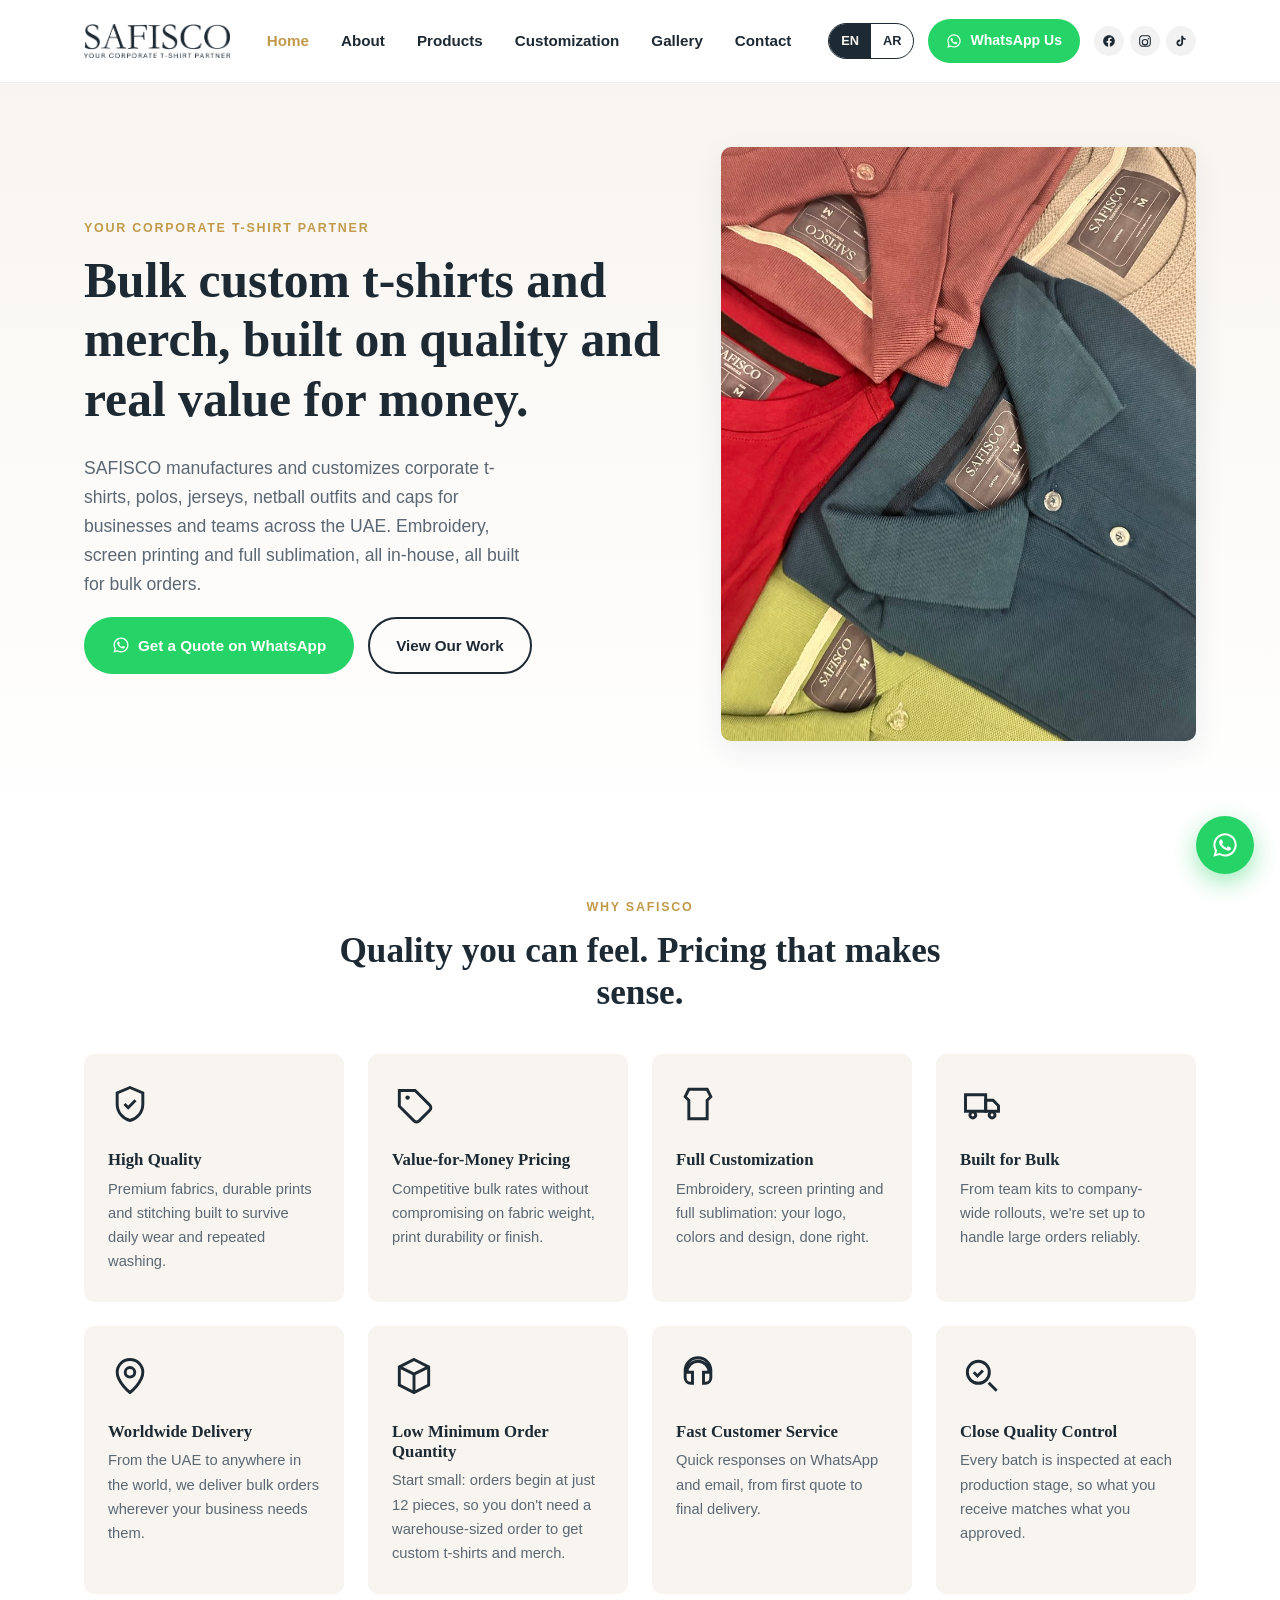
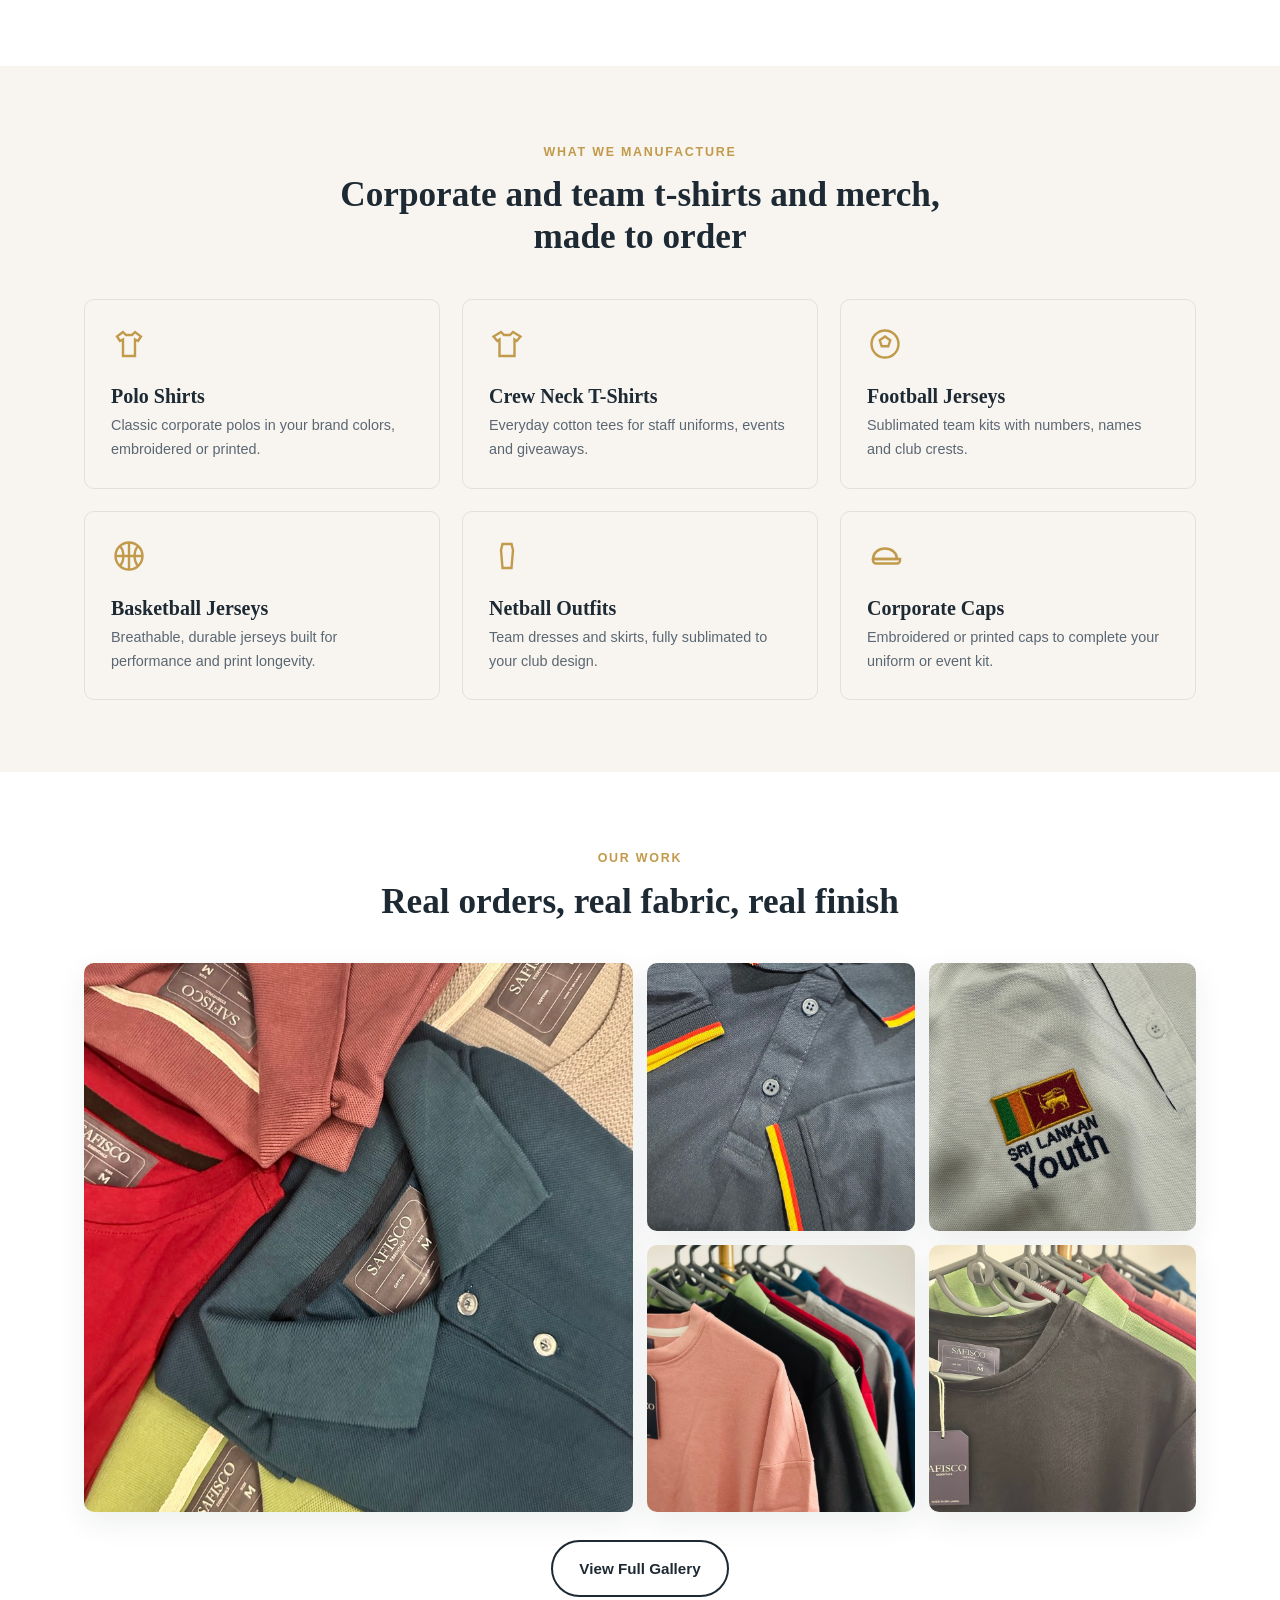
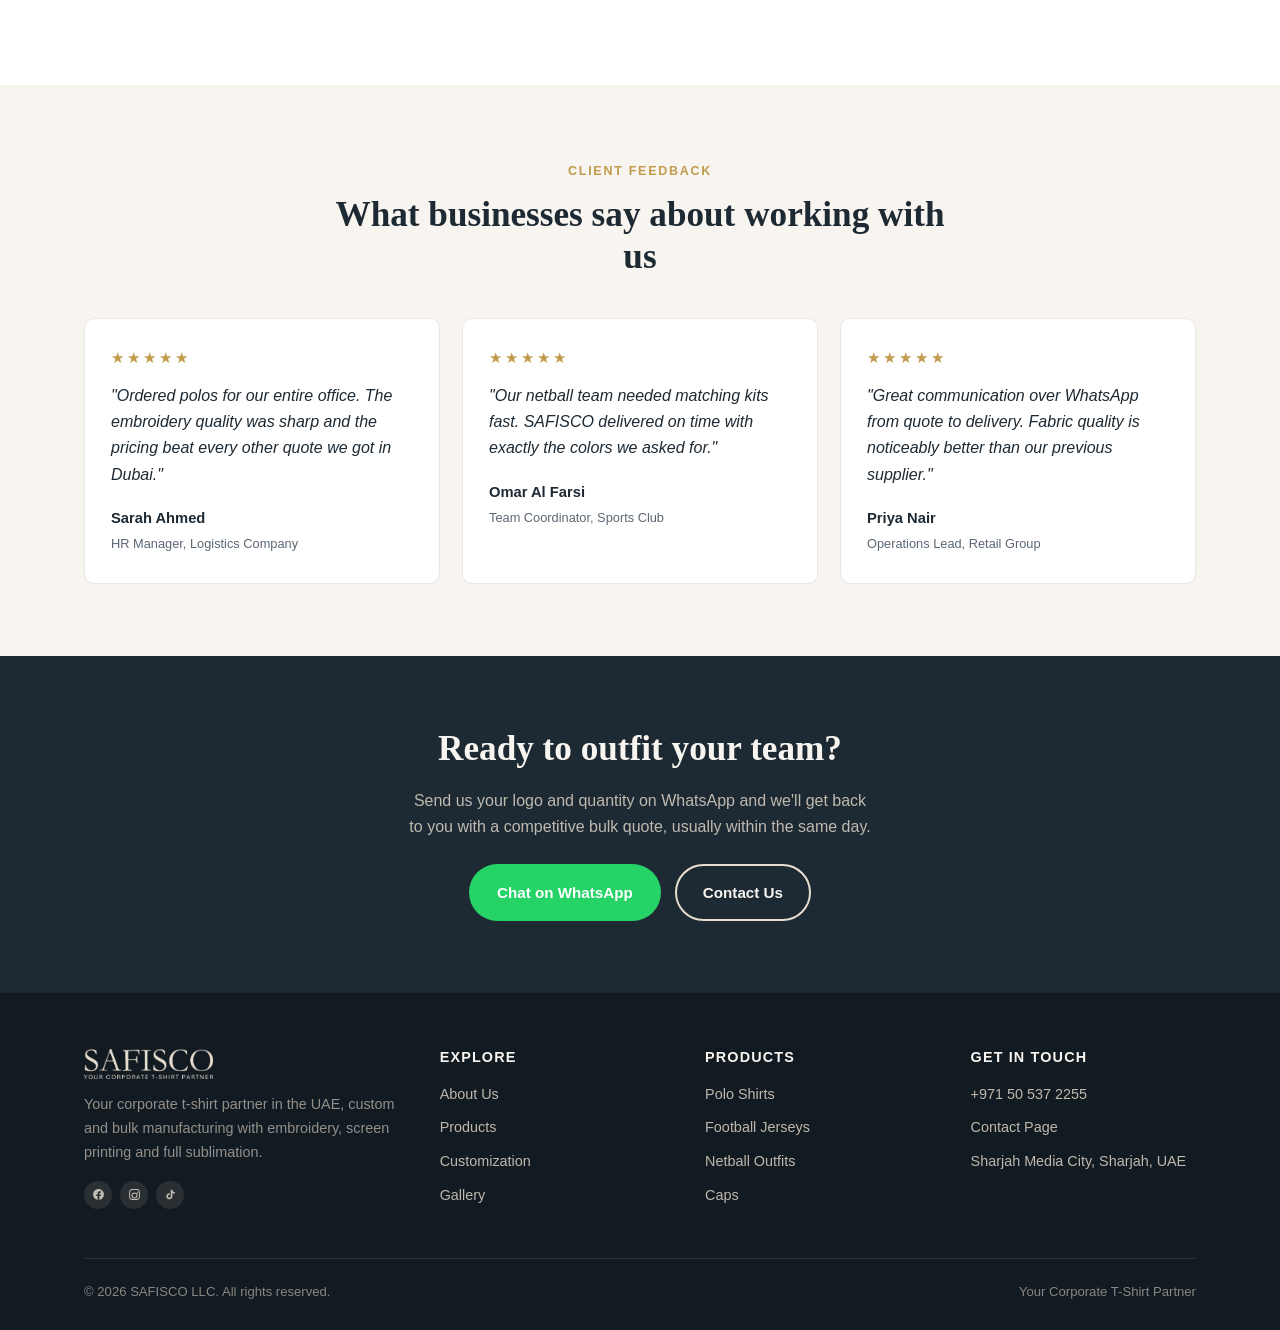
<file: index.html>
<!DOCTYPE html>
<html lang="en">
<head>
<meta charset="UTF-8">
<meta name="viewport" content="width=device-width, initial-scale=1.0">
<title>SAFISCO | Corporate T-Shirt Manufacturer &amp; Bulk Custom Printing in the UAE</title>
<meta name="description" content="SAFISCO is a UAE-trusted corporate t-shirt manufacturer offering bulk custom polos, jerseys, netball outfits and caps with embroidery, screen printing and sublimation. High quality, competitive pricing.">
<link rel="canonical" href="https://www.safisco.com/">
<link rel="alternate" hreflang="en" href="https://www.safisco.com/">
<link rel="alternate" hreflang="ar" href="https://www.safisco.com/ar/">
<link rel="alternate" hreflang="x-default" href="https://www.safisco.com/">
<meta property="og:type" content="website">
<meta property="og:title" content="SAFISCO | Your Corporate T-Shirt Partner in the UAE">
<meta property="og:description" content="Bulk custom t-shirts, polos, jerseys and caps: embroidery, screen printing and sublimation. High quality, competitive pricing, UAE-wide.">
<meta property="og:image" content="https://www.safisco.com/assets/images/gallery/polo-embroidered-floral.jpg">
<meta property="og:locale" content="en_AE">
<link rel="icon" href="assets/images/brand/favicon-32.png" sizes="32x32">
<link rel="apple-touch-icon" href="assets/images/brand/apple-touch-icon.png">
<link rel="stylesheet" href="assets/css/style.css">
<script type="application/ld+json">
{
  "@context": "https://schema.org",
  "@type": "ClothingStore",
  "name": "SAFISCO",
  "description": "Corporate t-shirt manufacturer offering bulk custom polos, jerseys, netball outfits and caps with embroidery, screen printing and sublimation.",
  "url": "https://www.safisco.com/",
  "telephone": "+971505372255",
  "areaServed": "United Arab Emirates",
  "sameAs": [
    "https://www.facebook.com/safisco.corporate",
    "https://www.instagram.com/safisco.corporate",
    "https://www.tiktok.com/@safisco.corporate"
  ]
}
</script>
</head>
<body>

<header class="site-header">
  <div class="container">
    <a href="index.html" class="brand"><img src="assets/images/brand/logo-navy.png" alt="SAFISCO: Your Corporate T-Shirt Partner"></a>
    <nav class="main-nav">
      <a href="index.html" class="active">Home</a>
      <a href="about.html">About</a>
      <a href="products.html">Products</a>
      <a href="services.html">Customization</a>
      <a href="gallery.html">Gallery</a>
      <a href="contact.html">Contact</a>
    </nav>
    <div class="header-actions">
      <div class="lang-switch">
        <a href="index.html" class="active">EN</a>
        <a href="ar/index.html">AR</a>
      </div>
      <a class="header-whatsapp" href="https://wa.me/971505372255?text=Hi%20SAFISCO%2C%20I%27d%20like%20a%20quote%20for%20custom%20t-shirts." target="_blank" rel="noopener">
        <svg viewBox="0 0 24 24" fill="currentColor"><path d="M12.04 2c-5.5 0-9.96 4.46-9.96 9.96 0 1.76.46 3.48 1.34 5L2 22l5.2-1.36a9.9 9.9 0 0 0 4.84 1.23h.01c5.5 0 9.96-4.46 9.96-9.96S17.54 2 12.04 2zm0 18.2h-.01a8.2 8.2 0 0 1-4.19-1.15l-.3-.18-3.09.81.82-3-.2-.31a8.24 8.24 0 1 1 6.97 3.83zm4.52-6.16c-.25-.12-1.47-.72-1.7-.81-.23-.08-.4-.12-.56.13-.17.25-.65.81-.8.98-.15.17-.29.19-.54.06-.25-.12-1.05-.39-2-1.23-.74-.66-1.24-1.47-1.39-1.72-.15-.25-.02-.38.11-.51.11-.11.25-.29.37-.44.12-.15.16-.25.25-.42.08-.17.04-.31-.02-.44-.06-.12-.56-1.36-.77-1.86-.2-.48-.41-.42-.56-.43h-.48c-.17 0-.44.06-.67.31-.23.25-.87.85-.87 2.08s.9 2.42 1.02 2.58c.12.17 1.77 2.7 4.29 3.79.6.26 1.07.41 1.44.53.6.19 1.15.16 1.59.1.48-.07 1.47-.6 1.68-1.18.21-.58.21-1.08.15-1.18-.06-.1-.23-.16-.48-.28z"/></svg>
        <span>WhatsApp Us</span>
      </a>
      <div class="header-social">
        <a href="https://www.facebook.com/safisco.corporate" target="_blank" rel="noopener" aria-label="SAFISCO on Facebook"><svg viewBox="0 0 24 24" fill="currentColor"><path d="M22 12.06C22 6.5 17.52 2 12 2S2 6.5 2 12.06c0 5.02 3.66 9.18 8.44 9.94v-7.03H7.9v-2.91h2.54V9.85c0-2.51 1.49-3.9 3.77-3.9 1.09 0 2.24.2 2.24.2v2.46h-1.26c-1.24 0-1.63.77-1.63 1.56v1.87h2.78l-.45 2.91h-2.33V22c4.78-.76 8.44-4.92 8.44-9.94z"/></svg></a>
        <a href="https://www.instagram.com/safisco.corporate" target="_blank" rel="noopener" aria-label="SAFISCO on Instagram"><svg viewBox="0 0 24 24" fill="currentColor"><path d="M12 2c2.717 0 3.056.01 4.122.06 1.065.05 1.79.217 2.428.465.66.254 1.216.598 1.772 1.153a4.908 4.908 0 0 1 1.153 1.772c.247.637.415 1.363.465 2.428.05 1.066.06 1.405.06 4.122 0 2.717-.01 3.056-.06 4.122-.05 1.065-.218 1.79-.465 2.428a4.883 4.883 0 0 1-1.153 1.772 4.915 4.915 0 0 1-1.772 1.153c-.637.247-1.363.415-2.428.465-1.066.05-1.405.06-4.122.06-2.717 0-3.056-.01-4.122-.06-1.065-.05-1.79-.218-2.428-.465a4.89 4.89 0 0 1-1.772-1.153 4.904 4.904 0 0 1-1.153-1.772c-.248-.637-.415-1.363-.465-2.428C2.01 15.056 2 14.717 2 12c0-2.717.01-3.056.06-4.122.05-1.066.217-1.79.465-2.428a4.88 4.88 0 0 1 1.153-1.772A4.897 4.897 0 0 1 5.45 2.525c.638-.248 1.362-.415 2.428-.465C8.944 2.01 9.283 2 12 2zm0 1.802c-2.67 0-2.987.01-4.04.059-.976.045-1.505.207-1.858.344-.466.181-.8.398-1.15.748-.35.35-.566.683-.747 1.15-.137.352-.3.882-.344 1.857-.048 1.053-.058 1.37-.058 4.04 0 2.67.01 2.987.058 4.04.045.976.207 1.505.344 1.858.181.466.398.8.748 1.15.35.35.683.566 1.15.747.352.137.882.3 1.857.344 1.053.048 1.37.058 4.04.058 2.67 0 2.987-.01 4.04-.058.976-.045 1.505-.207 1.858-.344.466-.181.8-.398 1.15-.748.35-.35.566-.683.747-1.15.137-.352.3-.882.344-1.857.048-1.053.058-1.37.058-4.04 0-2.67-.01-2.987-.058-4.04-.045-.976-.207-1.505-.344-1.858a3.09 3.09 0 0 0-.748-1.15 3.09 3.09 0 0 0-1.15-.747c-.352-.137-.882-.3-1.857-.344-1.053-.048-1.37-.058-4.04-.058zm0 4.595a5.603 5.603 0 1 1 0 11.206 5.603 5.603 0 0 1 0-11.206zm0 9.24a3.638 3.638 0 1 0 0-7.276 3.638 3.638 0 0 0 0 7.276zm7.135-9.463a1.31 1.31 0 1 1-2.618 0 1.31 1.31 0 0 1 2.618 0z"/></svg></a>
        <a href="https://www.tiktok.com/@safisco.corporate" target="_blank" rel="noopener" aria-label="SAFISCO on TikTok"><svg viewBox="0 0 24 24" fill="currentColor"><path d="M16.6 5.82s.51.5 0 0A4.278 4.278 0 0 1 15.54 3h-3.09v12.4a2.592 2.592 0 0 1-2.59 2.5c-1.42 0-2.6-1.16-2.6-2.6 0-1.72 1.66-3.01 3.37-2.48V9.66c-3.45-.46-6.47 2.22-6.47 5.64 0 3.33 2.76 5.7 5.69 5.7 3.14 0 5.69-2.55 5.69-5.7V9.01a7.35 7.35 0 0 0 4.3 1.38V7.3s-1.88.09-3.24-1.48z"/></svg></a>
      </div>
      <button class="nav-toggle" aria-label="Toggle menu" aria-expanded="false"><span></span><span></span><span></span></button>
    </div>
  </div>
</header>

<section class="hero">
  <div class="container">
    <div class="hero-copy">
      <span class="eyebrow">Your Corporate T-Shirt Partner</span>
      <h1>Bulk custom t-shirts and merch, built on quality and real value for money.</h1>
      <p class="lead">SAFISCO manufactures and customizes corporate t-shirts, polos, jerseys, netball outfits and caps for businesses and teams across the UAE. Embroidery, screen printing and full sublimation, all in-house, all built for bulk orders.</p>
      <div class="btn-row">
        <a class="btn btn-whatsapp" href="https://wa.me/971505372255?text=Hi%20SAFISCO%2C%20I%27d%20like%20a%20quote%20for%20custom%20t-shirts." target="_blank" rel="noopener">
          <svg viewBox="0 0 24 24" fill="currentColor"><path d="M12.04 2c-5.5 0-9.96 4.46-9.96 9.96 0 1.76.46 3.48 1.34 5L2 22l5.2-1.36a9.9 9.9 0 0 0 4.84 1.23h.01c5.5 0 9.96-4.46 9.96-9.96S17.54 2 12.04 2zm0 18.2h-.01a8.2 8.2 0 0 1-4.19-1.15l-.3-.18-3.09.81.82-3-.2-.31a8.24 8.24 0 1 1 6.97 3.83zm4.52-6.16c-.25-.12-1.47-.72-1.7-.81-.23-.08-.4-.12-.56.13-.17.25-.65.81-.8.98-.15.17-.29.19-.54.06-.25-.12-1.05-.39-2-1.23-.74-.66-1.24-1.47-1.39-1.72-.15-.25-.02-.38.11-.51.11-.11.25-.29.37-.44.12-.15.16-.25.25-.42.08-.17.04-.31-.02-.44-.06-.12-.56-1.36-.77-1.86-.2-.48-.41-.42-.56-.43h-.48c-.17 0-.44.06-.67.31-.23.25-.87.85-.87 2.08s.9 2.42 1.02 2.58c.12.17 1.77 2.7 4.29 3.79.6.26 1.07.41 1.44.53.6.19 1.15.16 1.59.1.48-.07 1.47-.6 1.68-1.18.21-.58.21-1.08.15-1.18-.06-.1-.23-.16-.48-.28z"/></svg>
          Get a Quote on WhatsApp
        </a>
        <a class="btn btn-outline" href="gallery.html">View Our Work</a>
      </div>
    </div>
    <div class="hero-media">
      <img src="assets/images/gallery/polo-embroidered-floral.jpg" alt="Custom embroidered corporate polo t-shirt by SAFISCO" width="900" height="1125" loading="eager">
    </div>
  </div>
</section>

<section class="bg-white">
  <div class="container">
    <div class="section-head center">
      <span class="eyebrow">Why SAFISCO</span>
      <h2>Quality you can feel. Pricing that makes sense.</h2>
    </div>
    <div class="value-grid">
      <div class="value-card">
        <svg class="icon" viewBox="0 0 24 24" fill="none" stroke="currentColor" stroke-width="1.6"><path d="M12 3l7 3v6c0 4.5-3 8-7 9-4-1-7-4.5-7-9V6l7-3z"/><path d="M9 12l2 2 4-4"/></svg>
        <h3>High Quality</h3>
        <p>Premium fabrics, durable prints and stitching built to survive daily wear and repeated washing.</p>
      </div>
      <div class="value-card">
        <svg class="icon" viewBox="0 0 24 24" fill="none" stroke="currentColor" stroke-width="1.6"><path d="M20.6 12.6l-8-8H4v8.6l8 8a2 2 0 0 0 2.8 0l5.8-5.8a2 2 0 0 0 0-2.8z"/><circle cx="8.5" cy="8.5" r="1.2" fill="currentColor" stroke="none"/></svg>
        <h3>Value-for-Money Pricing</h3>
        <p>Competitive bulk rates without compromising on fabric weight, print durability or finish.</p>
      </div>
      <div class="value-card">
        <svg class="icon" viewBox="0 0 24 24" fill="none" stroke="currentColor" stroke-width="1.6"><path d="M7 4h10l2 4-2 2v10H7V10L5 8l2-4z"/></svg>
        <h3>Full Customization</h3>
        <p>Embroidery, screen printing and full sublimation: your logo, colors and design, done right.</p>
      </div>
      <div class="value-card">
        <svg class="icon" viewBox="0 0 24 24" fill="none" stroke="currentColor" stroke-width="1.6"><path d="M3 7h11v9H3z"/><path d="M14 10h4l3 3v3h-7z"/><circle cx="7" cy="18" r="1.6"/><circle cx="17.5" cy="18" r="1.6"/></svg>
        <h3>Built for Bulk</h3>
        <p>From team kits to company-wide rollouts, we're set up to handle large orders reliably.</p>
      </div>
      <div class="value-card">
        <svg class="icon" viewBox="0 0 24 24" fill="none" stroke="currentColor" stroke-width="1.6"><path d="M12 21s-7-5.5-7-11a7 7 0 0 1 14 0c0 5.5-7 11-7 11z"/><circle cx="12" cy="10" r="2.6"/></svg>
        <h3>Worldwide Delivery</h3>
        <p>From the UAE to anywhere in the world, we deliver bulk orders wherever your business needs them.</p>
      </div>
      <div class="value-card">
        <svg class="icon" viewBox="0 0 24 24" fill="none" stroke="currentColor" stroke-width="1.6"><path d="M12 3l8 4v10l-8 4-8-4V7l8-4z"/><path d="M4 7l8 4 8-4"/><path d="M12 11v10"/></svg>
        <h3>Low Minimum Order Quantity</h3>
        <p>Start small: orders begin at just 12 pieces, so you don't need a warehouse-sized order to get custom t-shirts and merch.</p>
      </div>
      <div class="value-card">
        <svg class="icon" viewBox="0 0 24 24" fill="none" stroke="currentColor" stroke-width="1.6"><path d="M12 2a7 7 0 0 0-7 7v4a3 3 0 0 0 3 3h1v-6H6a6 6 0 1 1 12 0h-3v6h1a3 3 0 0 0 3-3V9a7 7 0 0 0-7-7z"/></svg>
        <h3>Fast Customer Service</h3>
        <p>Quick responses on WhatsApp and email, from first quote to final delivery.</p>
      </div>
      <div class="value-card">
        <svg class="icon" viewBox="0 0 24 24" fill="none" stroke="currentColor" stroke-width="1.6"><circle cx="10" cy="10" r="6"/><path d="M20 20l-4.35-4.35"/><path d="M7.5 10l2 2 3-3"/></svg>
        <h3>Close Quality Control</h3>
        <p>Every batch is inspected at each production stage, so what you receive matches what you approved.</p>
      </div>
    </div>
  </div>
</section>

<section class="bg-cream">
  <div class="container">
    <div class="section-head center">
      <span class="eyebrow">What We Manufacture</span>
      <h2>Corporate and team t-shirts and merch, made to order</h2>
    </div>
    <div class="card-grid">
      <a class="cat-card" href="products.html#polo">
        <svg class="icon" viewBox="0 0 24 24" fill="none" stroke="currentColor" stroke-width="1.6"><path d="M8 4L4 7l2 3 2-1v11h8V9l2 1 2-3-4-3-2 2h-4l-2-2z"/></svg>
        <h3>Polo Shirts</h3>
        <p>Classic corporate polos in your brand colors, embroidered or printed.</p>
      </a>
      <a class="cat-card" href="products.html#crewneck">
        <svg class="icon" viewBox="0 0 24 24" fill="none" stroke="currentColor" stroke-width="1.6"><path d="M8 4L3 7l2.5 3L7 9v11h10V9l1.5 1L21 7l-5-3-2 2h-4L8 4z"/></svg>
        <h3>Crew Neck T-Shirts</h3>
        <p>Everyday cotton tees for staff uniforms, events and giveaways.</p>
      </a>
      <a class="cat-card" href="products.html#football">
        <svg class="icon" viewBox="0 0 24 24" fill="none" stroke="currentColor" stroke-width="1.6"><circle cx="12" cy="12" r="9"/><path d="M12 7l3.5 2.5-1.3 4H9.8l-1.3-4z"/></svg>
        <h3>Football Jerseys</h3>
        <p>Sublimated team kits with numbers, names and club crests.</p>
      </a>
      <a class="cat-card" href="products.html#basketball">
        <svg class="icon" viewBox="0 0 24 24" fill="none" stroke="currentColor" stroke-width="1.6"><circle cx="12" cy="12" r="9"/><path d="M3 12h18M12 3v18M6 5.5c3 3 3 10 0 13M18 5.5c-3 3-3 10 0 13"/></svg>
        <h3>Basketball Jerseys</h3>
        <p>Breathable, durable jerseys built for performance and print longevity.</p>
      </a>
      <a class="cat-card" href="products.html#netball">
        <svg class="icon" viewBox="0 0 24 24" fill="none" stroke="currentColor" stroke-width="1.6"><path d="M9 4h6l1 4-1 12H9L8 8z"/></svg>
        <h3>Netball Outfits</h3>
        <p>Team dresses and skirts, fully sublimated to your club design.</p>
      </a>
      <a class="cat-card" href="products.html#caps">
        <svg class="icon" viewBox="0 0 24 24" fill="none" stroke="currentColor" stroke-width="1.6"><path d="M4 14c0-4 3.5-7 8-7s8 3 8 7H4z"/><path d="M4 14h18v1a2 2 0 0 1-2 2H6a2 2 0 0 1-2-2v-1z"/></svg>
        <h3>Corporate Caps</h3>
        <p>Embroidered or printed caps to complete your uniform or event kit.</p>
      </a>
    </div>
  </div>
</section>

<section class="bg-white">
  <div class="container">
    <div class="section-head center">
      <span class="eyebrow">Our Work</span>
      <h2>Real orders, real fabric, real finish</h2>
    </div>
    <div class="gallery-grid">
      <a href="assets/images/gallery/polo-embroidered-floral.jpg" data-lightbox class="span-2"><img src="assets/images/gallery/polo-embroidered-floral.jpg" alt="Navy corporate polo with custom floral embroidery" loading="lazy"></a>
      <a href="assets/images/gallery/embroidery-araliya-logo.jpg" data-lightbox><img src="assets/images/gallery/embroidery-araliya-logo.jpg" alt="Close-up of custom embroidered company logo on polo shirt" loading="lazy"></a>
      <a href="assets/images/gallery/polos-rack-wide.jpg" data-lightbox><img src="assets/images/gallery/polos-rack-wide.jpg" alt="Rack of custom corporate polo shirts in multiple colors" loading="lazy"></a>
      <a href="assets/images/gallery/embroidery-sri-lankan-youth.jpg" data-lightbox><img src="assets/images/gallery/embroidery-sri-lankan-youth.jpg" alt="Embroidered logo detail on white corporate polo" loading="lazy"></a>
      <a href="assets/images/gallery/tee-tag-detail-1.jpg" data-lightbox><img src="assets/images/gallery/tee-tag-detail-1.jpg" alt="SAFISCO branded hang tag on custom t-shirt" loading="lazy"></a>
    </div>
    <p class="text-center" style="margin-top:28px;"><a class="btn btn-outline" href="gallery.html">View Full Gallery</a></p>
  </div>
</section>

<section class="bg-cream">
  <div class="container">
    <div class="section-head center">
      <span class="eyebrow">Client Feedback</span>
      <h2>What businesses say about working with us</h2>
    </div>
    <div class="testimonial-grid">
      <div class="testimonial-card">
        <div class="stars">★★★★★</div>
        <p class="quote">"Ordered polos for our entire office. The embroidery quality was sharp and the pricing beat every other quote we got in Dubai."</p>
        <div class="who"><strong>Sarah Ahmed</strong><span>HR Manager, Logistics Company</span></div>
      </div>
      <div class="testimonial-card">
        <div class="stars">★★★★★</div>
        <p class="quote">"Our netball team needed matching kits fast. SAFISCO delivered on time with exactly the colors we asked for."</p>
        <div class="who"><strong>Omar Al Farsi</strong><span>Team Coordinator, Sports Club</span></div>
      </div>
      <div class="testimonial-card">
        <div class="stars">★★★★★</div>
        <p class="quote">"Great communication over WhatsApp from quote to delivery. Fabric quality is noticeably better than our previous supplier."</p>
        <div class="who"><strong>Priya Nair</strong><span>Operations Lead, Retail Group</span></div>
      </div>
    </div>
  </div>
</section>

<section class="cta-band">
  <div class="container">
    <h2>Ready to outfit your team?</h2>
    <p>Send us your logo and quantity on WhatsApp and we'll get back to you with a competitive bulk quote, usually within the same day.</p>
    <div class="btn-row">
      <a class="btn btn-whatsapp" href="https://wa.me/971505372255?text=Hi%20SAFISCO%2C%20I%27d%20like%20a%20quote%20for%20custom%20t-shirts." target="_blank" rel="noopener">Chat on WhatsApp</a>
      <a class="btn btn-outline" href="contact.html">Contact Us</a>
    </div>
  </div>
</section>

<footer class="site-footer">
  <div class="container">
    <div class="footer-grid">
      <div>
        <img src="assets/images/brand/logo-cream.png" alt="SAFISCO">
        <p>Your corporate t-shirt partner in the UAE, custom and bulk manufacturing with embroidery, screen printing and full sublimation.</p>
        <div class="social-links">
          <a href="https://www.facebook.com/safisco.corporate" target="_blank" rel="noopener" aria-label="SAFISCO on Facebook"><svg viewBox="0 0 24 24" fill="currentColor"><path d="M22 12.06C22 6.5 17.52 2 12 2S2 6.5 2 12.06c0 5.02 3.66 9.18 8.44 9.94v-7.03H7.9v-2.91h2.54V9.85c0-2.51 1.49-3.9 3.77-3.9 1.09 0 2.24.2 2.24.2v2.46h-1.26c-1.24 0-1.63.77-1.63 1.56v1.87h2.78l-.45 2.91h-2.33V22c4.78-.76 8.44-4.92 8.44-9.94z"/></svg></a>
          <a href="https://www.instagram.com/safisco.corporate" target="_blank" rel="noopener" aria-label="SAFISCO on Instagram"><svg viewBox="0 0 24 24" fill="currentColor"><path d="M12 2c2.717 0 3.056.01 4.122.06 1.065.05 1.79.217 2.428.465.66.254 1.216.598 1.772 1.153a4.908 4.908 0 0 1 1.153 1.772c.247.637.415 1.363.465 2.428.05 1.066.06 1.405.06 4.122 0 2.717-.01 3.056-.06 4.122-.05 1.065-.218 1.79-.465 2.428a4.883 4.883 0 0 1-1.153 1.772 4.915 4.915 0 0 1-1.772 1.153c-.637.247-1.363.415-2.428.465-1.066.05-1.405.06-4.122.06-2.717 0-3.056-.01-4.122-.06-1.065-.05-1.79-.218-2.428-.465a4.89 4.89 0 0 1-1.772-1.153 4.904 4.904 0 0 1-1.153-1.772c-.248-.637-.415-1.363-.465-2.428C2.01 15.056 2 14.717 2 12c0-2.717.01-3.056.06-4.122.05-1.066.217-1.79.465-2.428a4.88 4.88 0 0 1 1.153-1.772A4.897 4.897 0 0 1 5.45 2.525c.638-.248 1.362-.415 2.428-.465C8.944 2.01 9.283 2 12 2zm0 1.802c-2.67 0-2.987.01-4.04.059-.976.045-1.505.207-1.858.344-.466.181-.8.398-1.15.748-.35.35-.566.683-.747 1.15-.137.352-.3.882-.344 1.857-.048 1.053-.058 1.37-.058 4.04 0 2.67.01 2.987.058 4.04.045.976.207 1.505.344 1.858.181.466.398.8.748 1.15.35.35.683.566 1.15.747.352.137.882.3 1.857.344 1.053.048 1.37.058 4.04.058 2.67 0 2.987-.01 4.04-.058.976-.045 1.505-.207 1.858-.344.466-.181.8-.398 1.15-.748.35-.35.566-.683.747-1.15.137-.352.3-.882.344-1.857.048-1.053.058-1.37.058-4.04 0-2.67-.01-2.987-.058-4.04-.045-.976-.207-1.505-.344-1.858a3.09 3.09 0 0 0-.748-1.15 3.09 3.09 0 0 0-1.15-.747c-.352-.137-.882-.3-1.857-.344-1.053-.048-1.37-.058-4.04-.058zm0 4.595a5.603 5.603 0 1 1 0 11.206 5.603 5.603 0 0 1 0-11.206zm0 9.24a3.638 3.638 0 1 0 0-7.276 3.638 3.638 0 0 0 0 7.276zm7.135-9.463a1.31 1.31 0 1 1-2.618 0 1.31 1.31 0 0 1 2.618 0z"/></svg></a>
          <a href="https://www.tiktok.com/@safisco.corporate" target="_blank" rel="noopener" aria-label="SAFISCO on TikTok"><svg viewBox="0 0 24 24" fill="currentColor"><path d="M16.6 5.82s.51.5 0 0A4.278 4.278 0 0 1 15.54 3h-3.09v12.4a2.592 2.592 0 0 1-2.59 2.5c-1.42 0-2.6-1.16-2.6-2.6 0-1.72 1.66-3.01 3.37-2.48V9.66c-3.45-.46-6.47 2.22-6.47 5.64 0 3.33 2.76 5.7 5.69 5.7 3.14 0 5.69-2.55 5.69-5.7V9.01a7.35 7.35 0 0 0 4.3 1.38V7.3s-1.88.09-3.24-1.48z"/></svg></a>
        </div>
      </div>
      <div>
        <h4>Explore</h4>
        <ul>
          <li><a href="about.html">About Us</a></li>
          <li><a href="products.html">Products</a></li>
          <li><a href="services.html">Customization</a></li>
          <li><a href="gallery.html">Gallery</a></li>
        </ul>
      </div>
      <div>
        <h4>Products</h4>
        <ul>
          <li><a href="products.html#polo">Polo Shirts</a></li>
          <li><a href="products.html#football">Football Jerseys</a></li>
          <li><a href="products.html#netball">Netball Outfits</a></li>
          <li><a href="products.html#caps">Caps</a></li>
        </ul>
      </div>
      <div>
        <h4>Get in Touch</h4>
        <ul>
          <li><a href="https://wa.me/971505372255" target="_blank" rel="noopener">+971 50 537 2255</a></li>
          <li><a href="contact.html">Contact Page</a></li>
          <li>Sharjah Media City, Sharjah, UAE</li>
        </ul>
      </div>
    </div>
    <div class="footer-bottom">
      <span>&copy; <span data-year>2026</span> SAFISCO LLC. All rights reserved.</span>
      <span>Your Corporate T-Shirt Partner</span>
    </div>
  </div>
</footer>

<a class="whatsapp-float" href="https://wa.me/971505372255?text=Hi%20SAFISCO%2C%20I%27d%20like%20a%20quote%20for%20custom%20t-shirts." target="_blank" rel="noopener" aria-label="Chat on WhatsApp">
  <svg viewBox="0 0 24 24" fill="currentColor"><path d="M12.04 2c-5.5 0-9.96 4.46-9.96 9.96 0 1.76.46 3.48 1.34 5L2 22l5.2-1.36a9.9 9.9 0 0 0 4.84 1.23h.01c5.5 0 9.96-4.46 9.96-9.96S17.54 2 12.04 2zm0 18.2h-.01a8.2 8.2 0 0 1-4.19-1.15l-.3-.18-3.09.81.82-3-.2-.31a8.24 8.24 0 1 1 6.97 3.83zm4.52-6.16c-.25-.12-1.47-.72-1.7-.81-.23-.08-.4-.12-.56.13-.17.25-.65.81-.8.98-.15.17-.29.19-.54.06-.25-.12-1.05-.39-2-1.23-.74-.66-1.24-1.47-1.39-1.72-.15-.25-.02-.38.11-.51.11-.11.25-.29.37-.44.12-.15.16-.25.25-.42.08-.17.04-.31-.02-.44-.06-.12-.56-1.36-.77-1.86-.2-.48-.41-.42-.56-.43h-.48c-.17 0-.44.06-.67.31-.23.25-.87.85-.87 2.08s.9 2.42 1.02 2.58c.12.17 1.77 2.7 4.29 3.79.6.26 1.07.41 1.44.53.6.19 1.15.16 1.59.1.48-.07 1.47-.6 1.68-1.18.21-.58.21-1.08.15-1.18-.06-.1-.23-.16-.48-.28z"/></svg>
</a>

<script src="assets/js/main.js"></script>
</body>
</html>
</file>
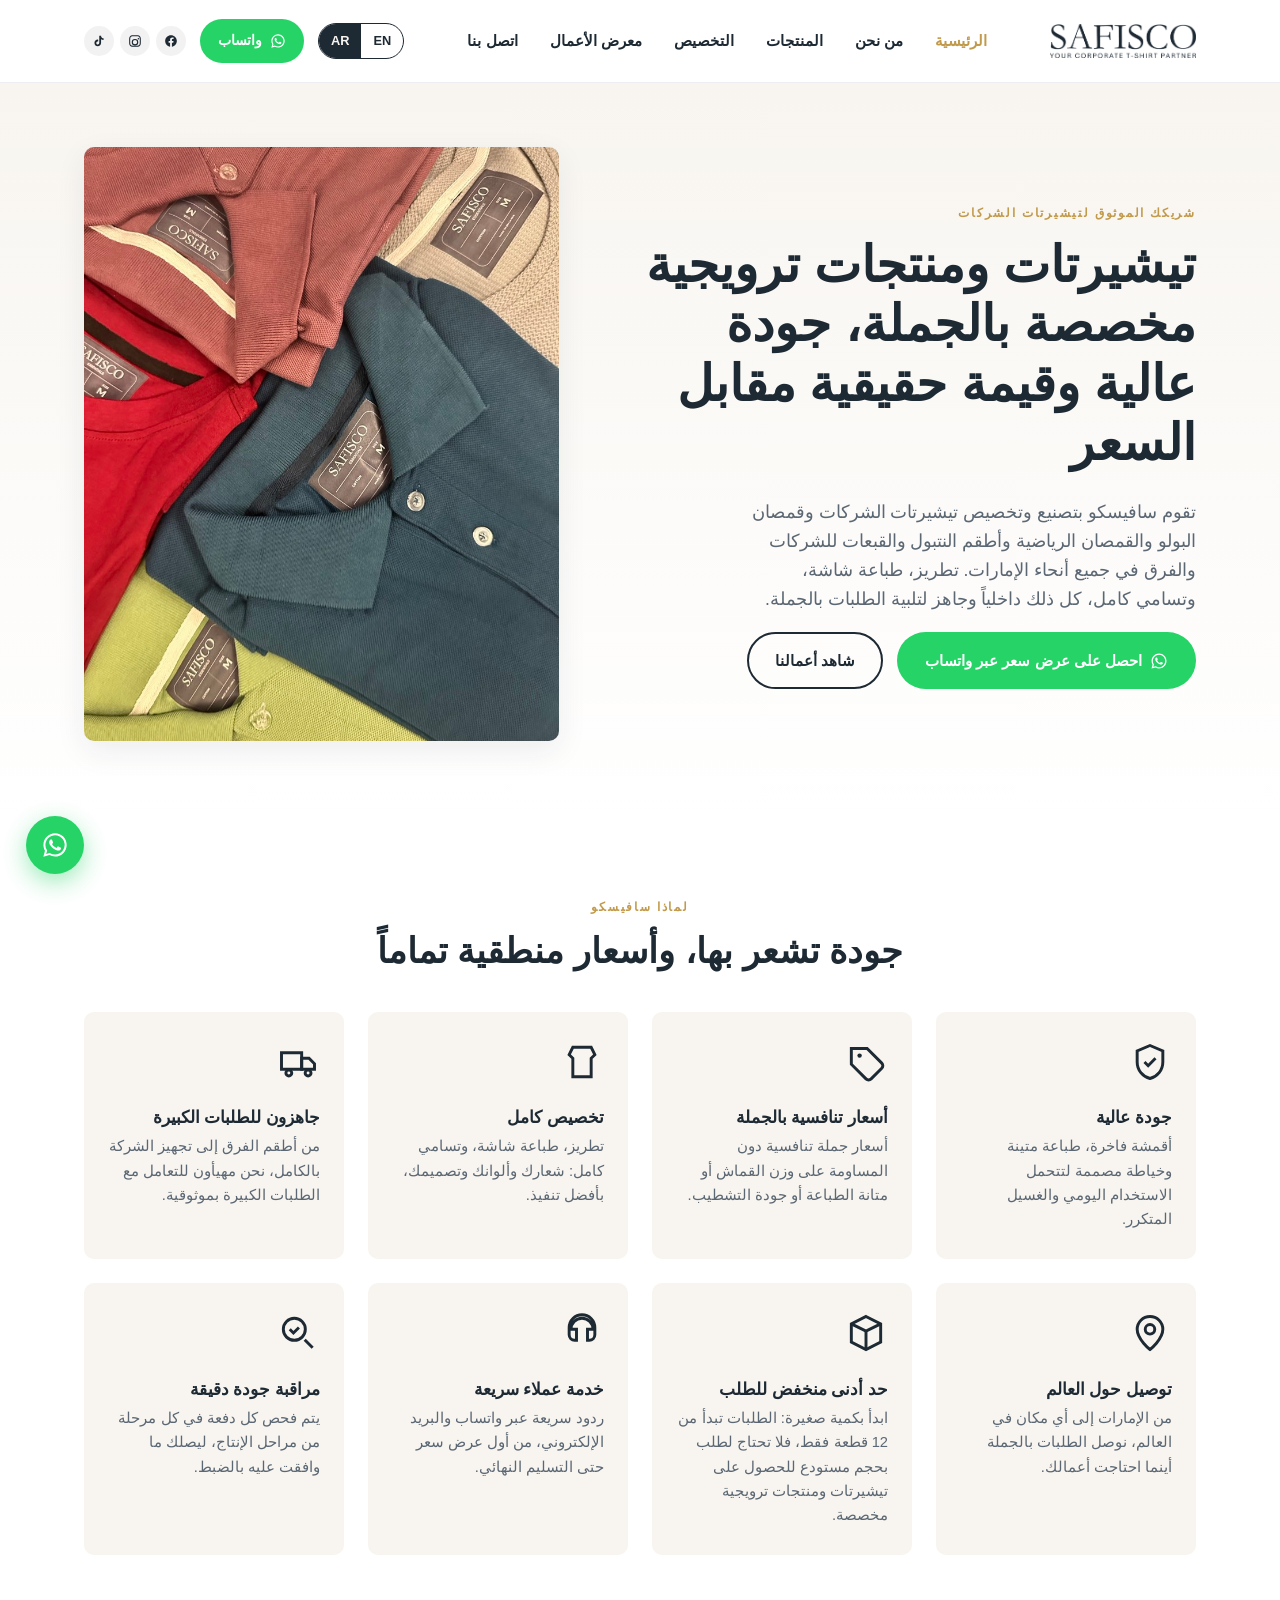
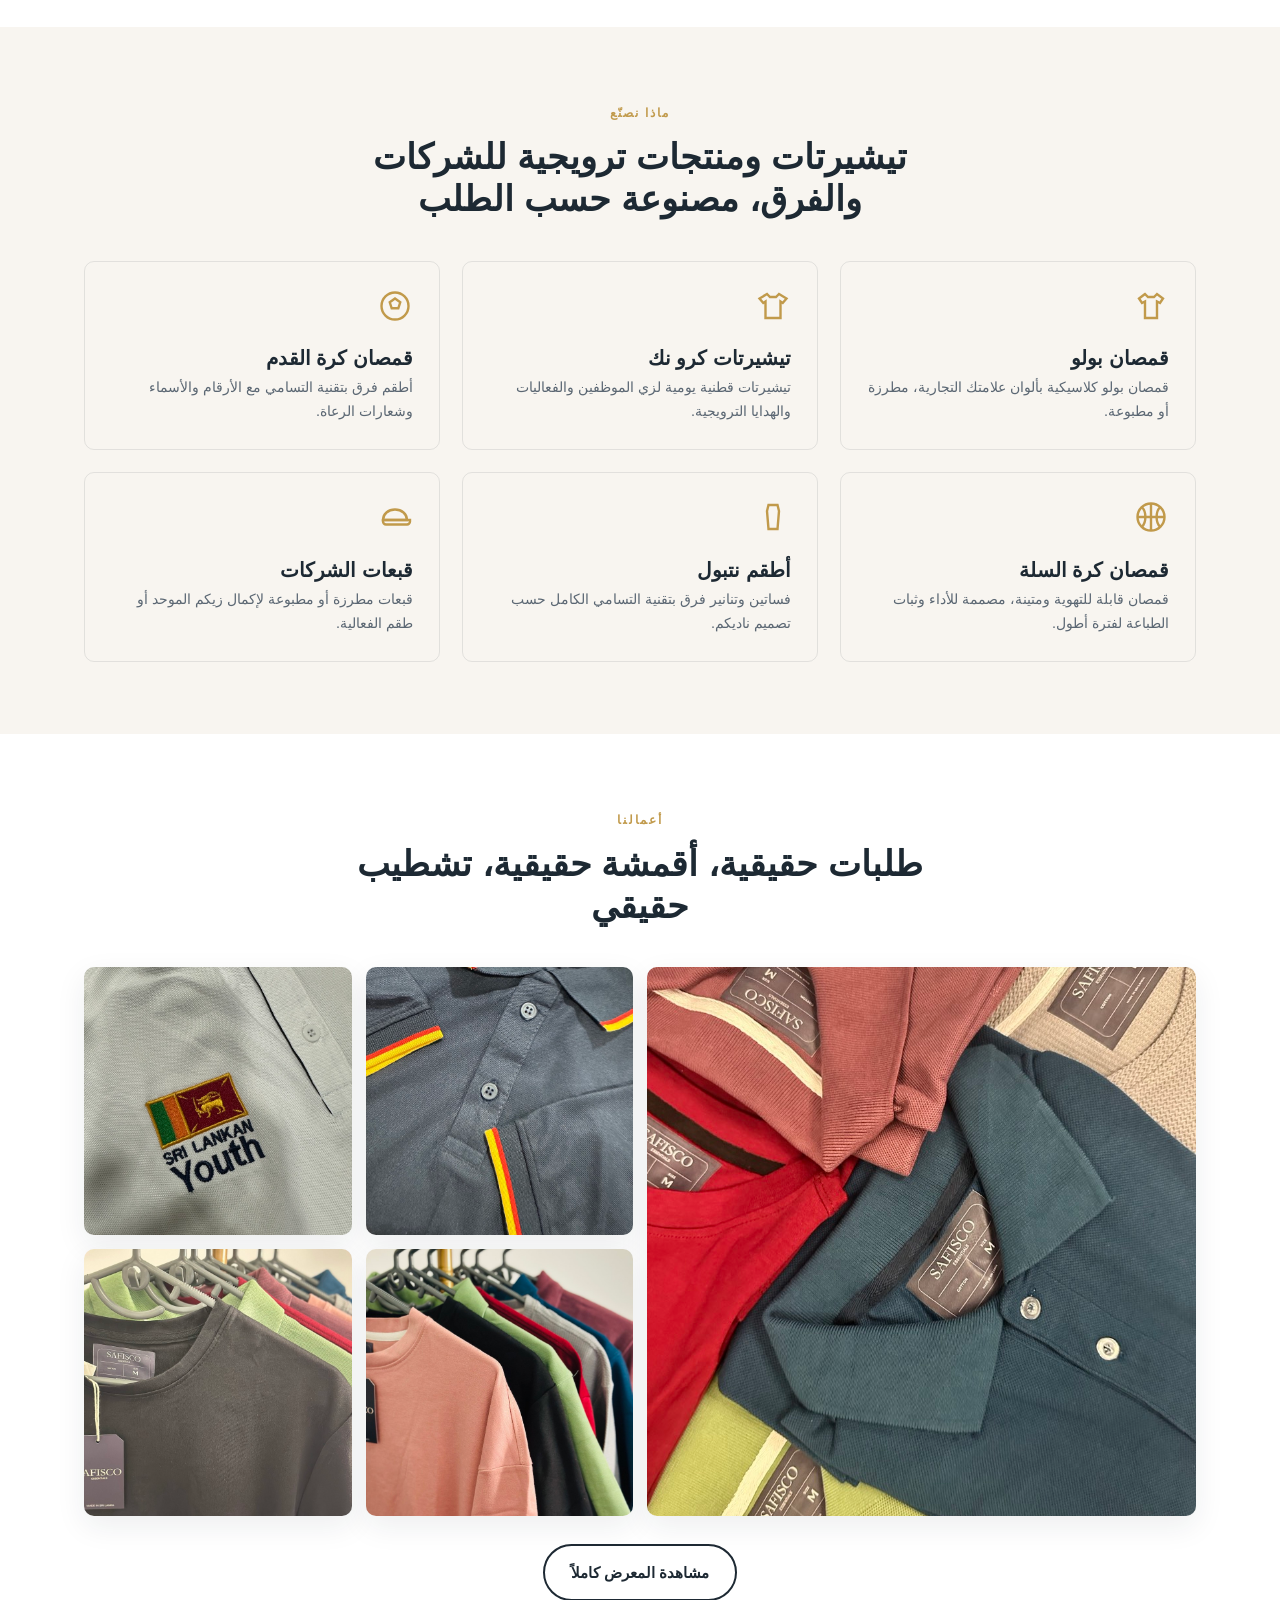
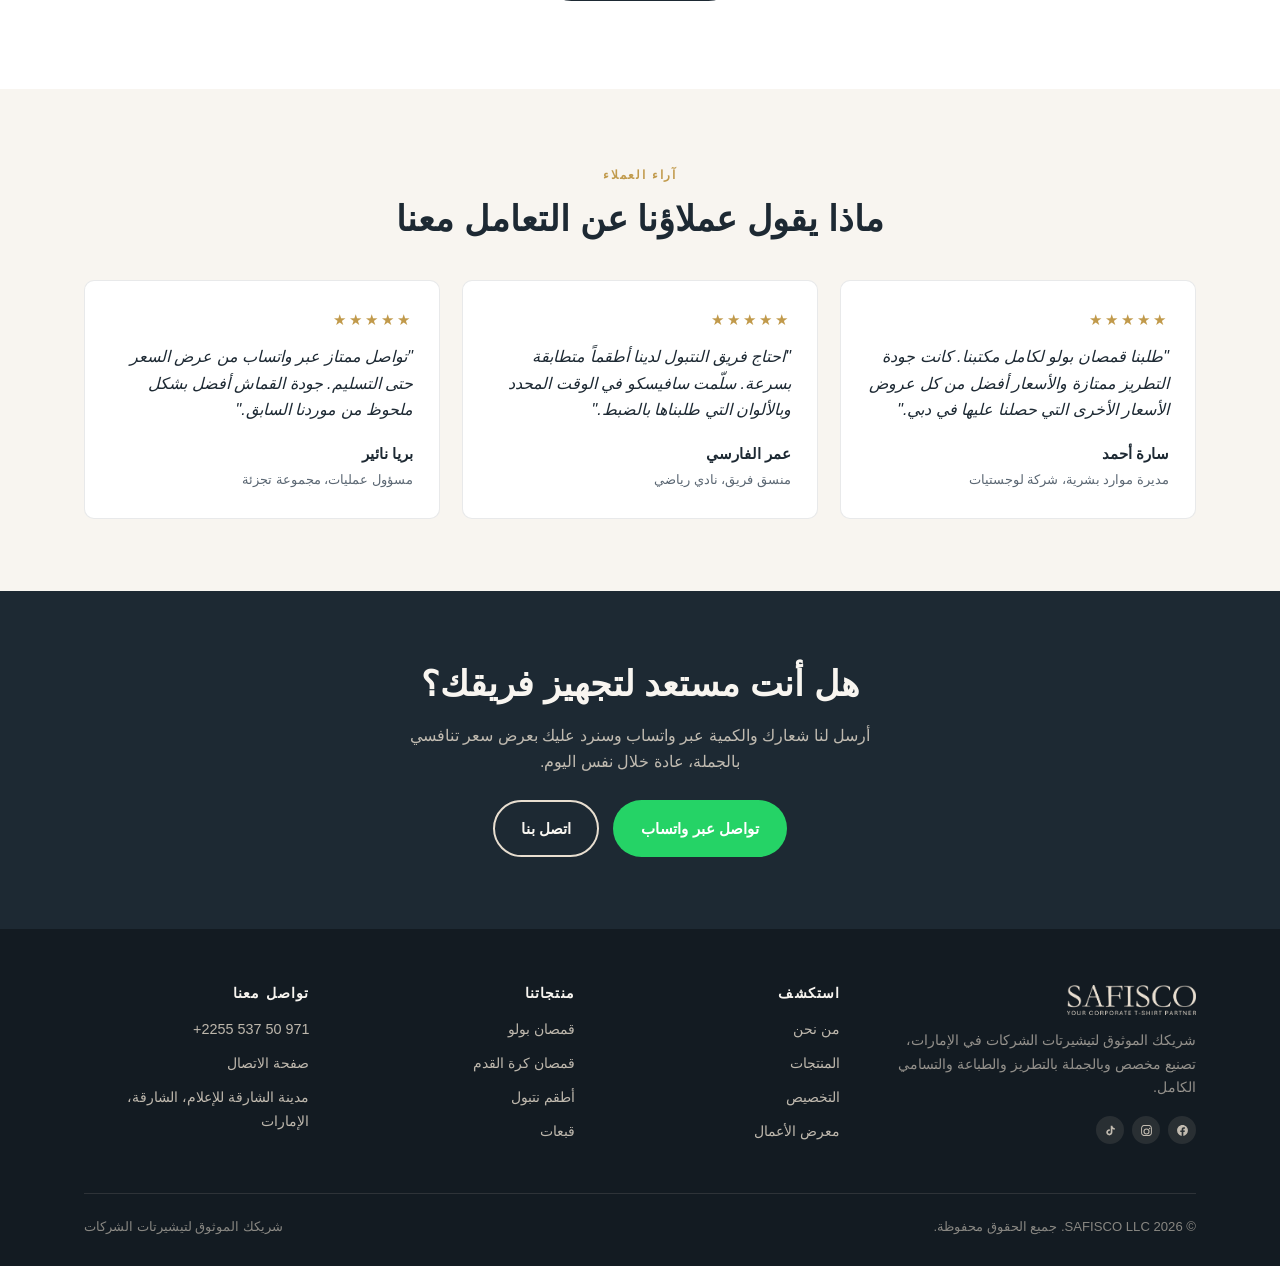
<file: ar/index.html>
<!DOCTYPE html>
<html lang="ar" dir="rtl">
<head>
<meta charset="UTF-8">
<meta name="viewport" content="width=device-width, initial-scale=1.0">
<title>سافيسكو | مصنّع تيشيرتات الشركات وطباعة بالجملة في الإمارات</title>
<meta name="description" content="سافيسكو شريكك الموثوق لتصنيع تيشيرتات الشركات بالجملة في دولة الإمارات العربية المتحدة: بولو مخصص، قمصان رياضية، أطقم نتبول وقبعات بالتطريز والطباعة والتسامي الكامل. جودة عالية وأسعار تنافسية.">
<link rel="canonical" href="https://www.safisco.com/ar/">
<link rel="alternate" hreflang="en" href="https://www.safisco.com/">
<link rel="alternate" hreflang="ar" href="https://www.safisco.com/ar/">
<link rel="alternate" hreflang="x-default" href="https://www.safisco.com/">
<meta property="og:type" content="website">
<meta property="og:title" content="سافيسكو | شريكك الموثوق لتيشيرتات الشركات في الإمارات">
<meta property="og:description" content="تيشيرتات وقمصان بولو وقمصان رياضية وقبعات مخصصة بالجملة: تطريز وطباعة وتسامي كامل. جودة عالية وأسعار تنافسية في جميع أنحاء الإمارات.">
<meta property="og:image" content="https://www.safisco.com/assets/images/gallery/polo-embroidered-floral.jpg">
<meta property="og:locale" content="ar_AE">
<link rel="icon" href="../assets/images/brand/favicon-32.png" sizes="32x32">
<link rel="apple-touch-icon" href="../assets/images/brand/apple-touch-icon.png">
<link rel="stylesheet" href="../assets/css/style.css">
<script type="application/ld+json">
{
  "@context": "https://schema.org",
  "@type": "ClothingStore",
  "name": "SAFISCO",
  "description": "مصنّع تيشيرتات الشركات، تصنيع بولو وقمصان رياضية وأطقم نتبول وقبعات مخصصة بالجملة بالتطريز والطباعة والتسامي الكامل.",
  "url": "https://www.safisco.com/",
  "telephone": "+971505372255",
  "areaServed": "United Arab Emirates",
  "sameAs": [
    "https://www.facebook.com/safisco.corporate",
    "https://www.instagram.com/safisco.corporate",
    "https://www.tiktok.com/@safisco.corporate"
  ]
}
</script>
</head>
<body>

<header class="site-header">
  <div class="container">
    <a href="index.html" class="brand"><img src="../assets/images/brand/logo-navy.png" alt="سافيسكو: شريكك الموثوق لتيشيرتات الشركات"></a>
    <nav class="main-nav">
      <a href="index.html" class="active">الرئيسية</a>
      <a href="about.html">من نحن</a>
      <a href="products.html">المنتجات</a>
      <a href="services.html">التخصيص</a>
      <a href="gallery.html">معرض الأعمال</a>
      <a href="contact.html">اتصل بنا</a>
    </nav>
    <div class="header-actions">
      <div class="lang-switch">
        <a href="../index.html">EN</a>
        <a href="index.html" class="active">AR</a>
      </div>
      <a class="header-whatsapp" href="https://wa.me/971505372255?text=%D9%85%D8%B1%D8%AD%D8%A8%D8%A7%D9%8B%20SAFISCO%D8%8C%20%D8%A3%D8%B1%D8%BA%D8%A8%20%D9%81%D9%8A%20%D8%A7%D9%84%D8%AD%D8%B5%D9%88%D9%84%20%D8%B9%D9%84%D9%89%20%D8%B9%D8%B1%D8%B6%20%D8%B3%D8%B9%D8%B1%20%D9%84%D8%AA%D9%8A%D8%B4%D9%8A%D8%B1%D8%AA%D8%A7%D8%AA%20%D9%85%D8%AE%D8%B5%D8%B5%D8%A9." target="_blank" rel="noopener">
        <svg viewBox="0 0 24 24" fill="currentColor"><path d="M12.04 2c-5.5 0-9.96 4.46-9.96 9.96 0 1.76.46 3.48 1.34 5L2 22l5.2-1.36a9.9 9.9 0 0 0 4.84 1.23h.01c5.5 0 9.96-4.46 9.96-9.96S17.54 2 12.04 2zm0 18.2h-.01a8.2 8.2 0 0 1-4.19-1.15l-.3-.18-3.09.81.82-3-.2-.31a8.24 8.24 0 1 1 6.97 3.83zm4.52-6.16c-.25-.12-1.47-.72-1.7-.81-.23-.08-.4-.12-.56.13-.17.25-.65.81-.8.98-.15.17-.29.19-.54.06-.25-.12-1.05-.39-2-1.23-.74-.66-1.24-1.47-1.39-1.72-.15-.25-.02-.38.11-.51.11-.11.25-.29.37-.44.12-.15.16-.25.25-.42.08-.17.04-.31-.02-.44-.06-.12-.56-1.36-.77-1.86-.2-.48-.41-.42-.56-.43h-.48c-.17 0-.44.06-.67.31-.23.25-.87.85-.87 2.08s.9 2.42 1.02 2.58c.12.17 1.77 2.7 4.29 3.79.6.26 1.07.41 1.44.53.6.19 1.15.16 1.59.1.48-.07 1.47-.6 1.68-1.18.21-.58.21-1.08.15-1.18-.06-.1-.23-.16-.48-.28z"/></svg>
        <span>واتساب</span>
      </a>
      <div class="header-social">
        <a href="https://www.facebook.com/safisco.corporate" target="_blank" rel="noopener" aria-label="سافيسكو على فيسبوك"><svg viewBox="0 0 24 24" fill="currentColor"><path d="M22 12.06C22 6.5 17.52 2 12 2S2 6.5 2 12.06c0 5.02 3.66 9.18 8.44 9.94v-7.03H7.9v-2.91h2.54V9.85c0-2.51 1.49-3.9 3.77-3.9 1.09 0 2.24.2 2.24.2v2.46h-1.26c-1.24 0-1.63.77-1.63 1.56v1.87h2.78l-.45 2.91h-2.33V22c4.78-.76 8.44-4.92 8.44-9.94z"/></svg></a>
        <a href="https://www.instagram.com/safisco.corporate" target="_blank" rel="noopener" aria-label="سافيسكو على إنستغرام"><svg viewBox="0 0 24 24" fill="currentColor"><path d="M12 2c2.717 0 3.056.01 4.122.06 1.065.05 1.79.217 2.428.465.66.254 1.216.598 1.772 1.153a4.908 4.908 0 0 1 1.153 1.772c.247.637.415 1.363.465 2.428.05 1.066.06 1.405.06 4.122 0 2.717-.01 3.056-.06 4.122-.05 1.065-.218 1.79-.465 2.428a4.883 4.883 0 0 1-1.153 1.772 4.915 4.915 0 0 1-1.772 1.153c-.637.247-1.363.415-2.428.465-1.066.05-1.405.06-4.122.06-2.717 0-3.056-.01-4.122-.06-1.065-.05-1.79-.218-2.428-.465a4.89 4.89 0 0 1-1.772-1.153 4.904 4.904 0 0 1-1.153-1.772c-.248-.637-.415-1.363-.465-2.428C2.01 15.056 2 14.717 2 12c0-2.717.01-3.056.06-4.122.05-1.066.217-1.79.465-2.428a4.88 4.88 0 0 1 1.153-1.772A4.897 4.897 0 0 1 5.45 2.525c.638-.248 1.362-.415 2.428-.465C8.944 2.01 9.283 2 12 2zm0 1.802c-2.67 0-2.987.01-4.04.059-.976.045-1.505.207-1.858.344-.466.181-.8.398-1.15.748-.35.35-.566.683-.747 1.15-.137.352-.3.882-.344 1.857-.048 1.053-.058 1.37-.058 4.04 0 2.67.01 2.987.058 4.04.045.976.207 1.505.344 1.858.181.466.398.8.748 1.15.35.35.683.566 1.15.747.352.137.882.3 1.857.344 1.053.048 1.37.058 4.04.058 2.67 0 2.987-.01 4.04-.058.976-.045 1.505-.207 1.858-.344.466-.181.8-.398 1.15-.748.35-.35.566-.683.747-1.15.137-.352.3-.882.344-1.857.048-1.053.058-1.37.058-4.04 0-2.67-.01-2.987-.058-4.04-.045-.976-.207-1.505-.344-1.858a3.09 3.09 0 0 0-.748-1.15 3.09 3.09 0 0 0-1.15-.747c-.352-.137-.882-.3-1.857-.344-1.053-.048-1.37-.058-4.04-.058zm0 4.595a5.603 5.603 0 1 1 0 11.206 5.603 5.603 0 0 1 0-11.206zm0 9.24a3.638 3.638 0 1 0 0-7.276 3.638 3.638 0 0 0 0 7.276zm7.135-9.463a1.31 1.31 0 1 1-2.618 0 1.31 1.31 0 0 1 2.618 0z"/></svg></a>
        <a href="https://www.tiktok.com/@safisco.corporate" target="_blank" rel="noopener" aria-label="سافيسكو على تيك توك"><svg viewBox="0 0 24 24" fill="currentColor"><path d="M16.6 5.82s.51.5 0 0A4.278 4.278 0 0 1 15.54 3h-3.09v12.4a2.592 2.592 0 0 1-2.59 2.5c-1.42 0-2.6-1.16-2.6-2.6 0-1.72 1.66-3.01 3.37-2.48V9.66c-3.45-.46-6.47 2.22-6.47 5.64 0 3.33 2.76 5.7 5.69 5.7 3.14 0 5.69-2.55 5.69-5.7V9.01a7.35 7.35 0 0 0 4.3 1.38V7.3s-1.88.09-3.24-1.48z"/></svg></a>
      </div>
      <button class="nav-toggle" aria-label="فتح القائمة" aria-expanded="false"><span></span><span></span><span></span></button>
    </div>
  </div>
</header>

<section class="hero">
  <div class="container">
    <div class="hero-copy">
      <span class="eyebrow">شريكك الموثوق لتيشيرتات الشركات</span>
      <h1>تيشيرتات ومنتجات ترويجية مخصصة بالجملة، جودة عالية وقيمة حقيقية مقابل السعر</h1>
      <p class="lead">تقوم سافيسكو بتصنيع وتخصيص تيشيرتات الشركات وقمصان البولو والقمصان الرياضية وأطقم النتبول والقبعات للشركات والفرق في جميع أنحاء الإمارات. تطريز، طباعة شاشة، وتسامي كامل، كل ذلك داخلياً وجاهز لتلبية الطلبات بالجملة.</p>
      <div class="btn-row">
        <a class="btn btn-whatsapp" href="https://wa.me/971505372255?text=%D9%85%D8%B1%D8%AD%D8%A8%D8%A7%D9%8B%20SAFISCO%D8%8C%20%D8%A3%D8%B1%D8%BA%D8%A8%20%D9%81%D9%8A%20%D8%A7%D9%84%D8%AD%D8%B5%D9%88%D9%84%20%D8%B9%D9%84%D9%89%20%D8%B9%D8%B1%D8%B6%20%D8%B3%D8%B9%D8%B1%20%D9%84%D8%AA%D9%8A%D8%B4%D9%8A%D8%B1%D8%AA%D8%A7%D8%AA%20%D9%85%D8%AE%D8%B5%D8%B5%D8%A9." target="_blank" rel="noopener">
          <svg viewBox="0 0 24 24" fill="currentColor"><path d="M12.04 2c-5.5 0-9.96 4.46-9.96 9.96 0 1.76.46 3.48 1.34 5L2 22l5.2-1.36a9.9 9.9 0 0 0 4.84 1.23h.01c5.5 0 9.96-4.46 9.96-9.96S17.54 2 12.04 2zm0 18.2h-.01a8.2 8.2 0 0 1-4.19-1.15l-.3-.18-3.09.81.82-3-.2-.31a8.24 8.24 0 1 1 6.97 3.83zm4.52-6.16c-.25-.12-1.47-.72-1.7-.81-.23-.08-.4-.12-.56.13-.17.25-.65.81-.8.98-.15.17-.29.19-.54.06-.25-.12-1.05-.39-2-1.23-.74-.66-1.24-1.47-1.39-1.72-.15-.25-.02-.38.11-.51.11-.11.25-.29.37-.44.12-.15.16-.25.25-.42.08-.17.04-.31-.02-.44-.06-.12-.56-1.36-.77-1.86-.2-.48-.41-.42-.56-.43h-.48c-.17 0-.44.06-.67.31-.23.25-.87.85-.87 2.08s.9 2.42 1.02 2.58c.12.17 1.77 2.7 4.29 3.79.6.26 1.07.41 1.44.53.6.19 1.15.16 1.59.1.48-.07 1.47-.6 1.68-1.18.21-.58.21-1.08.15-1.18-.06-.1-.23-.16-.48-.28z"/></svg>
          احصل على عرض سعر عبر واتساب
        </a>
        <a class="btn btn-outline" href="gallery.html">شاهد أعمالنا</a>
      </div>
    </div>
    <div class="hero-media">
      <img src="../assets/images/gallery/polo-embroidered-floral.jpg" alt="قميص بولو مطرز مخصص للشركات من سافيسكو" width="900" height="1125" loading="eager">
    </div>
  </div>
</section>

<section class="bg-white">
  <div class="container">
    <div class="section-head center">
      <span class="eyebrow">لماذا سافيسكو</span>
      <h2>جودة تشعر بها، وأسعار منطقية تماماً</h2>
    </div>
    <div class="value-grid">
      <div class="value-card">
        <svg class="icon" viewBox="0 0 24 24" fill="none" stroke="currentColor" stroke-width="1.6"><path d="M12 3l7 3v6c0 4.5-3 8-7 9-4-1-7-4.5-7-9V6l7-3z"/><path d="M9 12l2 2 4-4"/></svg>
        <h3>جودة عالية</h3>
        <p>أقمشة فاخرة، طباعة متينة وخياطة مصممة لتتحمل الاستخدام اليومي والغسيل المتكرر.</p>
      </div>
      <div class="value-card">
        <svg class="icon" viewBox="0 0 24 24" fill="none" stroke="currentColor" stroke-width="1.6"><path d="M20.6 12.6l-8-8H4v8.6l8 8a2 2 0 0 0 2.8 0l5.8-5.8a2 2 0 0 0 0-2.8z"/><circle cx="8.5" cy="8.5" r="1.2" fill="currentColor" stroke="none"/></svg>
        <h3>أسعار تنافسية بالجملة</h3>
        <p>أسعار جملة تنافسية دون المساومة على وزن القماش أو متانة الطباعة أو جودة التشطيب.</p>
      </div>
      <div class="value-card">
        <svg class="icon" viewBox="0 0 24 24" fill="none" stroke="currentColor" stroke-width="1.6"><path d="M7 4h10l2 4-2 2v10H7V10L5 8l2-4z"/></svg>
        <h3>تخصيص كامل</h3>
        <p>تطريز، طباعة شاشة، وتسامي كامل: شعارك وألوانك وتصميمك، بأفضل تنفيذ.</p>
      </div>
      <div class="value-card">
        <svg class="icon" viewBox="0 0 24 24" fill="none" stroke="currentColor" stroke-width="1.6"><path d="M3 7h11v9H3z"/><path d="M14 10h4l3 3v3h-7z"/><circle cx="7" cy="18" r="1.6"/><circle cx="17.5" cy="18" r="1.6"/></svg>
        <h3>جاهزون للطلبات الكبيرة</h3>
        <p>من أطقم الفرق إلى تجهيز الشركة بالكامل، نحن مهيأون للتعامل مع الطلبات الكبيرة بموثوقية.</p>
      </div>
      <div class="value-card">
        <svg class="icon" viewBox="0 0 24 24" fill="none" stroke="currentColor" stroke-width="1.6"><path d="M12 21s-7-5.5-7-11a7 7 0 0 1 14 0c0 5.5-7 11-7 11z"/><circle cx="12" cy="10" r="2.6"/></svg>
        <h3>توصيل حول العالم</h3>
        <p>من الإمارات إلى أي مكان في العالم، نوصل الطلبات بالجملة أينما احتاجت أعمالك.</p>
      </div>
      <div class="value-card">
        <svg class="icon" viewBox="0 0 24 24" fill="none" stroke="currentColor" stroke-width="1.6"><path d="M12 3l8 4v10l-8 4-8-4V7l8-4z"/><path d="M4 7l8 4 8-4"/><path d="M12 11v10"/></svg>
        <h3>حد أدنى منخفض للطلب</h3>
        <p>ابدأ بكمية صغيرة: الطلبات تبدأ من 12 قطعة فقط، فلا تحتاج لطلب بحجم مستودع للحصول على تيشيرتات ومنتجات ترويجية مخصصة.</p>
      </div>
      <div class="value-card">
        <svg class="icon" viewBox="0 0 24 24" fill="none" stroke="currentColor" stroke-width="1.6"><path d="M12 2a7 7 0 0 0-7 7v4a3 3 0 0 0 3 3h1v-6H6a6 6 0 1 1 12 0h-3v6h1a3 3 0 0 0 3-3V9a7 7 0 0 0-7-7z"/></svg>
        <h3>خدمة عملاء سريعة</h3>
        <p>ردود سريعة عبر واتساب والبريد الإلكتروني، من أول عرض سعر حتى التسليم النهائي.</p>
      </div>
      <div class="value-card">
        <svg class="icon" viewBox="0 0 24 24" fill="none" stroke="currentColor" stroke-width="1.6"><circle cx="10" cy="10" r="6"/><path d="M20 20l-4.35-4.35"/><path d="M7.5 10l2 2 3-3"/></svg>
        <h3>مراقبة جودة دقيقة</h3>
        <p>يتم فحص كل دفعة في كل مرحلة من مراحل الإنتاج، ليصلك ما وافقت عليه بالضبط.</p>
      </div>
    </div>
  </div>
</section>

<section class="bg-cream">
  <div class="container">
    <div class="section-head center">
      <span class="eyebrow">ماذا نصنّع</span>
      <h2>تيشيرتات ومنتجات ترويجية للشركات والفرق، مصنوعة حسب الطلب</h2>
    </div>
    <div class="card-grid">
      <a class="cat-card" href="products.html#polo">
        <svg class="icon" viewBox="0 0 24 24" fill="none" stroke="currentColor" stroke-width="1.6"><path d="M8 4L4 7l2 3 2-1v11h8V9l2 1 2-3-4-3-2 2h-4l-2-2z"/></svg>
        <h3>قمصان بولو</h3>
        <p>قمصان بولو كلاسيكية بألوان علامتك التجارية، مطرزة أو مطبوعة.</p>
      </a>
      <a class="cat-card" href="products.html#crewneck">
        <svg class="icon" viewBox="0 0 24 24" fill="none" stroke="currentColor" stroke-width="1.6"><path d="M8 4L3 7l2.5 3L7 9v11h10V9l1.5 1L21 7l-5-3-2 2h-4L8 4z"/></svg>
        <h3>تيشيرتات كرو نك</h3>
        <p>تيشيرتات قطنية يومية لزي الموظفين والفعاليات والهدايا الترويجية.</p>
      </a>
      <a class="cat-card" href="products.html#football">
        <svg class="icon" viewBox="0 0 24 24" fill="none" stroke="currentColor" stroke-width="1.6"><circle cx="12" cy="12" r="9"/><path d="M12 7l3.5 2.5-1.3 4H9.8l-1.3-4z"/></svg>
        <h3>قمصان كرة القدم</h3>
        <p>أطقم فرق بتقنية التسامي مع الأرقام والأسماء وشعارات الرعاة.</p>
      </a>
      <a class="cat-card" href="products.html#basketball">
        <svg class="icon" viewBox="0 0 24 24" fill="none" stroke="currentColor" stroke-width="1.6"><circle cx="12" cy="12" r="9"/><path d="M3 12h18M12 3v18M6 5.5c3 3 3 10 0 13M18 5.5c-3 3-3 10 0 13"/></svg>
        <h3>قمصان كرة السلة</h3>
        <p>قمصان قابلة للتهوية ومتينة، مصممة للأداء وثبات الطباعة لفترة أطول.</p>
      </a>
      <a class="cat-card" href="products.html#netball">
        <svg class="icon" viewBox="0 0 24 24" fill="none" stroke="currentColor" stroke-width="1.6"><path d="M9 4h6l1 4-1 12H9L8 8z"/></svg>
        <h3>أطقم نتبول</h3>
        <p>فساتين وتنانير فرق بتقنية التسامي الكامل حسب تصميم ناديكم.</p>
      </a>
      <a class="cat-card" href="products.html#caps">
        <svg class="icon" viewBox="0 0 24 24" fill="none" stroke="currentColor" stroke-width="1.6"><path d="M4 14c0-4 3.5-7 8-7s8 3 8 7H4z"/><path d="M4 14h18v1a2 2 0 0 1-2 2H6a2 2 0 0 1-2-2v-1z"/></svg>
        <h3>قبعات الشركات</h3>
        <p>قبعات مطرزة أو مطبوعة لإكمال زيكم الموحد أو طقم الفعالية.</p>
      </a>
    </div>
  </div>
</section>

<section class="bg-white">
  <div class="container">
    <div class="section-head center">
      <span class="eyebrow">أعمالنا</span>
      <h2>طلبات حقيقية، أقمشة حقيقية، تشطيب حقيقي</h2>
    </div>
    <div class="gallery-grid">
      <a href="../assets/images/gallery/polo-embroidered-floral.jpg" data-lightbox class="span-2"><img src="../assets/images/gallery/polo-embroidered-floral.jpg" alt="قميص بولو كحلي بتطريز زهور مخصص" loading="lazy"></a>
      <a href="../assets/images/gallery/embroidery-araliya-logo.jpg" data-lightbox><img src="../assets/images/gallery/embroidery-araliya-logo.jpg" alt="تطريز شعار شركة مخصص على قميص بولو" loading="lazy"></a>
      <a href="../assets/images/gallery/polos-rack-wide.jpg" data-lightbox><img src="../assets/images/gallery/polos-rack-wide.jpg" alt="قمصان بولو مخصصة معلقة بألوان متعددة" loading="lazy"></a>
      <a href="../assets/images/gallery/embroidery-sri-lankan-youth.jpg" data-lightbox><img src="../assets/images/gallery/embroidery-sri-lankan-youth.jpg" alt="تفاصيل تطريز شعار على قميص بولو أبيض" loading="lazy"></a>
      <a href="../assets/images/gallery/tee-tag-detail-1.jpg" data-lightbox><img src="../assets/images/gallery/tee-tag-detail-1.jpg" alt="بطاقة سافيسكو على تيشيرت مخصص" loading="lazy"></a>
    </div>
    <p class="text-center" style="margin-top:28px;"><a class="btn btn-outline" href="gallery.html">مشاهدة المعرض كاملاً</a></p>
  </div>
</section>

<section class="bg-cream">
  <div class="container">
    <div class="section-head center">
      <span class="eyebrow">آراء العملاء</span>
      <h2>ماذا يقول عملاؤنا عن التعامل معنا</h2>
    </div>
    <div class="testimonial-grid">
      <div class="testimonial-card">
        <div class="stars">★★★★★</div>
        <p class="quote">"طلبنا قمصان بولو لكامل مكتبنا. كانت جودة التطريز ممتازة والأسعار أفضل من كل عروض الأسعار الأخرى التي حصلنا عليها في دبي."</p>
        <div class="who"><strong>سارة أحمد</strong><span>مديرة موارد بشرية، شركة لوجستيات</span></div>
      </div>
      <div class="testimonial-card">
        <div class="stars">★★★★★</div>
        <p class="quote">"احتاج فريق النتبول لدينا أطقماً متطابقة بسرعة. سلّمت سافيسكو في الوقت المحدد وبالألوان التي طلبناها بالضبط."</p>
        <div class="who"><strong>عمر الفارسي</strong><span>منسق فريق، نادي رياضي</span></div>
      </div>
      <div class="testimonial-card">
        <div class="stars">★★★★★</div>
        <p class="quote">"تواصل ممتاز عبر واتساب من عرض السعر حتى التسليم. جودة القماش أفضل بشكل ملحوظ من موردنا السابق."</p>
        <div class="who"><strong>بريا نائير</strong><span>مسؤول عمليات، مجموعة تجزئة</span></div>
      </div>
    </div>
  </div>
</section>

<section class="cta-band">
  <div class="container">
    <h2>هل أنت مستعد لتجهيز فريقك؟</h2>
    <p>أرسل لنا شعارك والكمية عبر واتساب وسنرد عليك بعرض سعر تنافسي بالجملة، عادة خلال نفس اليوم.</p>
    <div class="btn-row">
      <a class="btn btn-whatsapp" href="https://wa.me/971505372255?text=%D9%85%D8%B1%D8%AD%D8%A8%D8%A7%D9%8B%20SAFISCO%D8%8C%20%D8%A3%D8%B1%D8%BA%D8%A8%20%D9%81%D9%8A%20%D8%A7%D9%84%D8%AD%D8%B5%D9%88%D9%84%20%D8%B9%D9%84%D9%89%20%D8%B9%D8%B1%D8%B6%20%D8%B3%D8%B9%D8%B1%20%D9%84%D8%AA%D9%8A%D8%B4%D9%8A%D8%B1%D8%AA%D8%A7%D8%AA%20%D9%85%D8%AE%D8%B5%D8%B5%D8%A9." target="_blank" rel="noopener">تواصل عبر واتساب</a>
      <a class="btn btn-outline" href="contact.html">اتصل بنا</a>
    </div>
  </div>
</section>

<footer class="site-footer">
  <div class="container">
    <div class="footer-grid">
      <div>
        <img src="../assets/images/brand/logo-cream.png" alt="سافيسكو">
        <p>شريكك الموثوق لتيشيرتات الشركات في الإمارات، تصنيع مخصص وبالجملة بالتطريز والطباعة والتسامي الكامل.</p>
        <div class="social-links">
          <a href="https://www.facebook.com/safisco.corporate" target="_blank" rel="noopener" aria-label="سافيسكو على فيسبوك"><svg viewBox="0 0 24 24" fill="currentColor"><path d="M22 12.06C22 6.5 17.52 2 12 2S2 6.5 2 12.06c0 5.02 3.66 9.18 8.44 9.94v-7.03H7.9v-2.91h2.54V9.85c0-2.51 1.49-3.9 3.77-3.9 1.09 0 2.24.2 2.24.2v2.46h-1.26c-1.24 0-1.63.77-1.63 1.56v1.87h2.78l-.45 2.91h-2.33V22c4.78-.76 8.44-4.92 8.44-9.94z"/></svg></a>
          <a href="https://www.instagram.com/safisco.corporate" target="_blank" rel="noopener" aria-label="سافيسكو على إنستغرام"><svg viewBox="0 0 24 24" fill="currentColor"><path d="M12 2c2.717 0 3.056.01 4.122.06 1.065.05 1.79.217 2.428.465.66.254 1.216.598 1.772 1.153a4.908 4.908 0 0 1 1.153 1.772c.247.637.415 1.363.465 2.428.05 1.066.06 1.405.06 4.122 0 2.717-.01 3.056-.06 4.122-.05 1.065-.218 1.79-.465 2.428a4.883 4.883 0 0 1-1.153 1.772 4.915 4.915 0 0 1-1.772 1.153c-.637.247-1.363.415-2.428.465-1.066.05-1.405.06-4.122.06-2.717 0-3.056-.01-4.122-.06-1.065-.05-1.79-.218-2.428-.465a4.89 4.89 0 0 1-1.772-1.153 4.904 4.904 0 0 1-1.153-1.772c-.248-.637-.415-1.363-.465-2.428C2.01 15.056 2 14.717 2 12c0-2.717.01-3.056.06-4.122.05-1.066.217-1.79.465-2.428a4.88 4.88 0 0 1 1.153-1.772A4.897 4.897 0 0 1 5.45 2.525c.638-.248 1.362-.415 2.428-.465C8.944 2.01 9.283 2 12 2zm0 1.802c-2.67 0-2.987.01-4.04.059-.976.045-1.505.207-1.858.344-.466.181-.8.398-1.15.748-.35.35-.566.683-.747 1.15-.137.352-.3.882-.344 1.857-.048 1.053-.058 1.37-.058 4.04 0 2.67.01 2.987.058 4.04.045.976.207 1.505.344 1.858.181.466.398.8.748 1.15.35.35.683.566 1.15.747.352.137.882.3 1.857.344 1.053.048 1.37.058 4.04.058 2.67 0 2.987-.01 4.04-.058.976-.045 1.505-.207 1.858-.344.466-.181.8-.398 1.15-.748.35-.35.566-.683.747-1.15.137-.352.3-.882.344-1.857.048-1.053.058-1.37.058-4.04 0-2.67-.01-2.987-.058-4.04-.045-.976-.207-1.505-.344-1.858a3.09 3.09 0 0 0-.748-1.15 3.09 3.09 0 0 0-1.15-.747c-.352-.137-.882-.3-1.857-.344-1.053-.048-1.37-.058-4.04-.058zm0 4.595a5.603 5.603 0 1 1 0 11.206 5.603 5.603 0 0 1 0-11.206zm0 9.24a3.638 3.638 0 1 0 0-7.276 3.638 3.638 0 0 0 0 7.276zm7.135-9.463a1.31 1.31 0 1 1-2.618 0 1.31 1.31 0 0 1 2.618 0z"/></svg></a>
          <a href="https://www.tiktok.com/@safisco.corporate" target="_blank" rel="noopener" aria-label="سافيسكو على تيك توك"><svg viewBox="0 0 24 24" fill="currentColor"><path d="M16.6 5.82s.51.5 0 0A4.278 4.278 0 0 1 15.54 3h-3.09v12.4a2.592 2.592 0 0 1-2.59 2.5c-1.42 0-2.6-1.16-2.6-2.6 0-1.72 1.66-3.01 3.37-2.48V9.66c-3.45-.46-6.47 2.22-6.47 5.64 0 3.33 2.76 5.7 5.69 5.7 3.14 0 5.69-2.55 5.69-5.7V9.01a7.35 7.35 0 0 0 4.3 1.38V7.3s-1.88.09-3.24-1.48z"/></svg></a>
        </div>
      </div>
      <div>
        <h4>استكشف</h4>
        <ul>
          <li><a href="about.html">من نحن</a></li>
          <li><a href="products.html">المنتجات</a></li>
          <li><a href="services.html">التخصيص</a></li>
          <li><a href="gallery.html">معرض الأعمال</a></li>
        </ul>
      </div>
      <div>
        <h4>منتجاتنا</h4>
        <ul>
          <li><a href="products.html#polo">قمصان بولو</a></li>
          <li><a href="products.html#football">قمصان كرة القدم</a></li>
          <li><a href="products.html#netball">أطقم نتبول</a></li>
          <li><a href="products.html#caps">قبعات</a></li>
        </ul>
      </div>
      <div>
        <h4>تواصل معنا</h4>
        <ul>
          <li><a href="https://wa.me/971505372255" target="_blank" rel="noopener">971 50 537 2255+</a></li>
          <li><a href="contact.html">صفحة الاتصال</a></li>
          <li>مدينة الشارقة للإعلام، الشارقة، الإمارات</li>
        </ul>
      </div>
    </div>
    <div class="footer-bottom">
      <span>© <span data-year>2026</span> SAFISCO LLC. جميع الحقوق محفوظة.</span>
      <span>شريكك الموثوق لتيشيرتات الشركات</span>
    </div>
  </div>
</footer>

<a class="whatsapp-float" href="https://wa.me/971505372255?text=%D9%85%D8%B1%D8%AD%D8%A8%D8%A7%D9%8B%20SAFISCO%D8%8C%20%D8%A3%D8%B1%D8%BA%D8%A8%20%D9%81%D9%8A%20%D8%A7%D9%84%D8%AD%D8%B5%D9%88%D9%84%20%D8%B9%D9%84%D9%89%20%D8%B9%D8%B1%D8%B6%20%D8%B3%D8%B9%D8%B1%20%D9%84%D8%AA%D9%8A%D8%B4%D9%8A%D8%B1%D8%AA%D8%A7%D8%AA%20%D9%85%D8%AE%D8%B5%D8%B5%D8%A9." target="_blank" rel="noopener" aria-label="تواصل عبر واتساب">
  <svg viewBox="0 0 24 24" fill="currentColor"><path d="M12.04 2c-5.5 0-9.96 4.46-9.96 9.96 0 1.76.46 3.48 1.34 5L2 22l5.2-1.36a9.9 9.9 0 0 0 4.84 1.23h.01c5.5 0 9.96-4.46 9.96-9.96S17.54 2 12.04 2zm0 18.2h-.01a8.2 8.2 0 0 1-4.19-1.15l-.3-.18-3.09.81.82-3-.2-.31a8.24 8.24 0 1 1 6.97 3.83zm4.52-6.16c-.25-.12-1.47-.72-1.7-.81-.23-.08-.4-.12-.56.13-.17.25-.65.81-.8.98-.15.17-.29.19-.54.06-.25-.12-1.05-.39-2-1.23-.74-.66-1.24-1.47-1.39-1.72-.15-.25-.02-.38.11-.51.11-.11.25-.29.37-.44.12-.15.16-.25.25-.42.08-.17.04-.31-.02-.44-.06-.12-.56-1.36-.77-1.86-.2-.48-.41-.42-.56-.43h-.48c-.17 0-.44.06-.67.31-.23.25-.87.85-.87 2.08s.9 2.42 1.02 2.58c.12.17 1.77 2.7 4.29 3.79.6.26 1.07.41 1.44.53.6.19 1.15.16 1.59.1.48-.07 1.47-.6 1.68-1.18.21-.58.21-1.08.15-1.18-.06-.1-.23-.16-.48-.28z"/></svg>
</a>

<script src="../assets/js/main.js"></script>
</body>
</html>
</file>
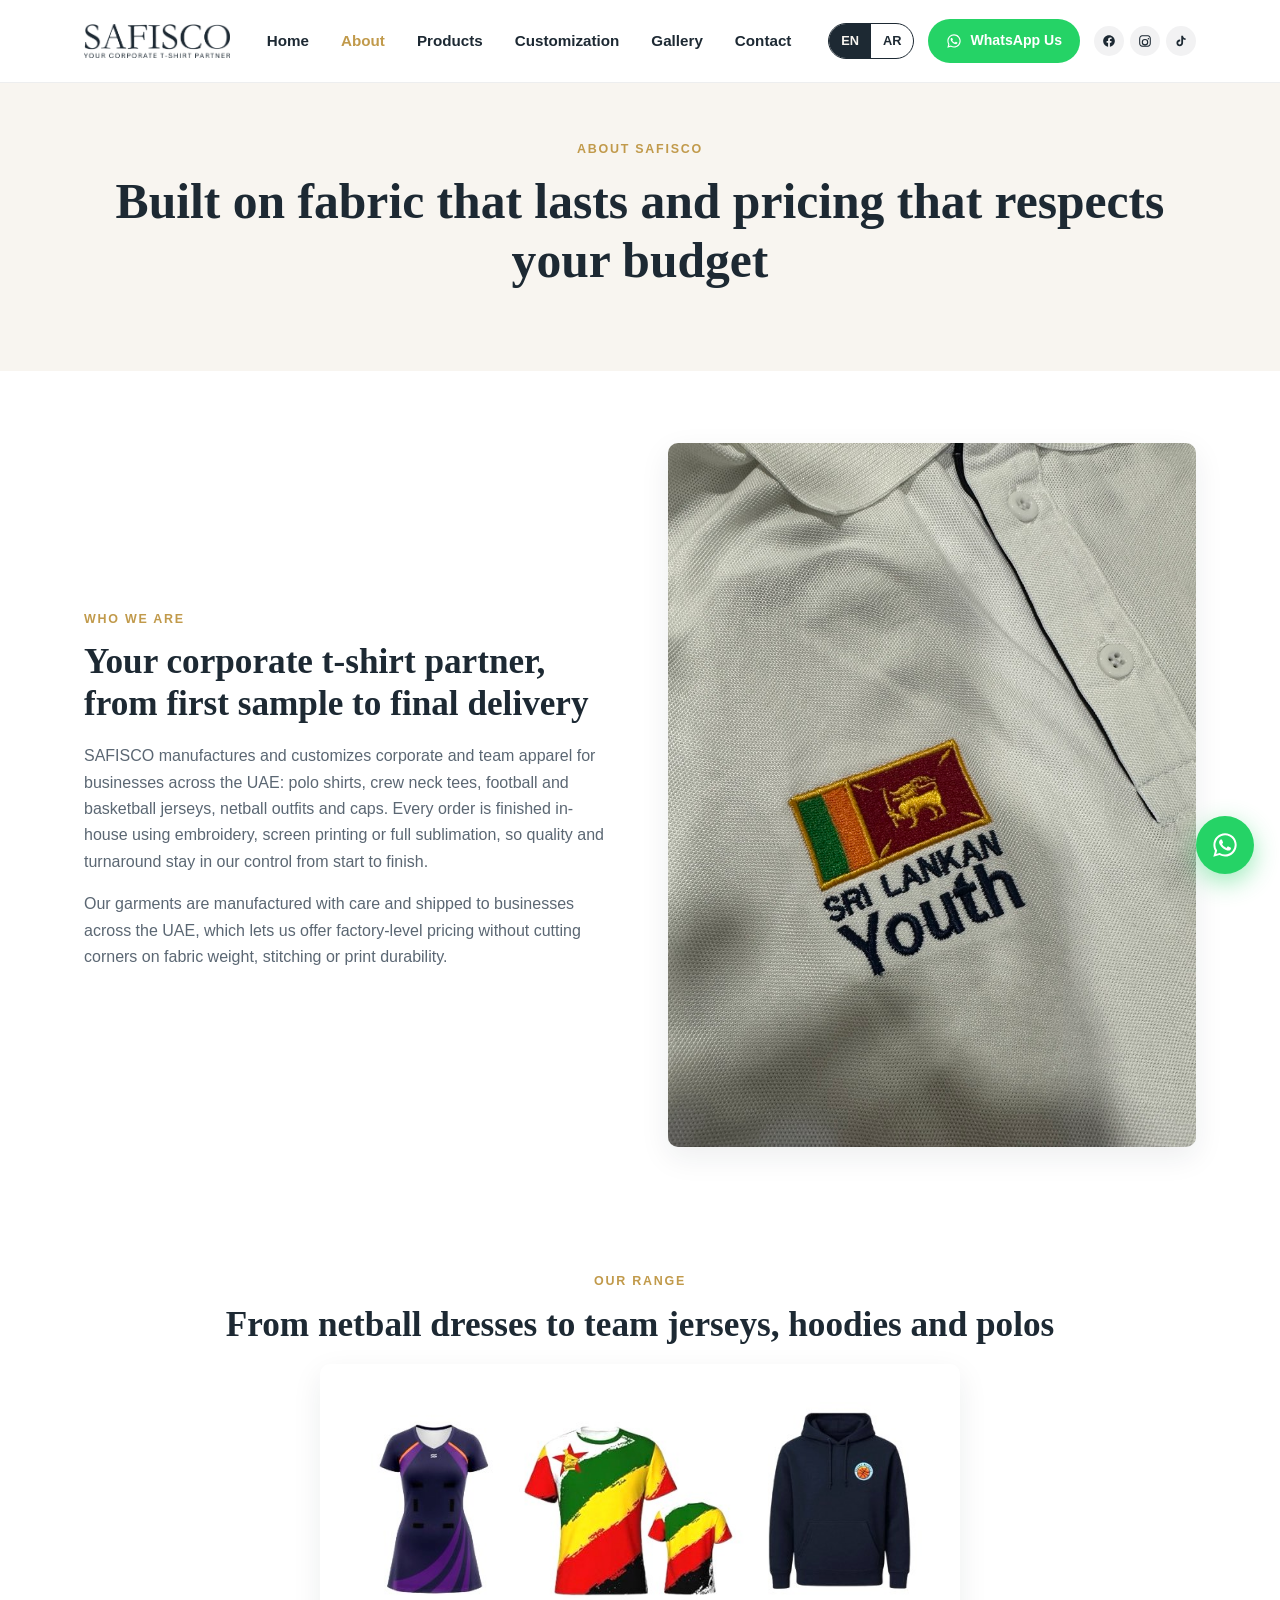
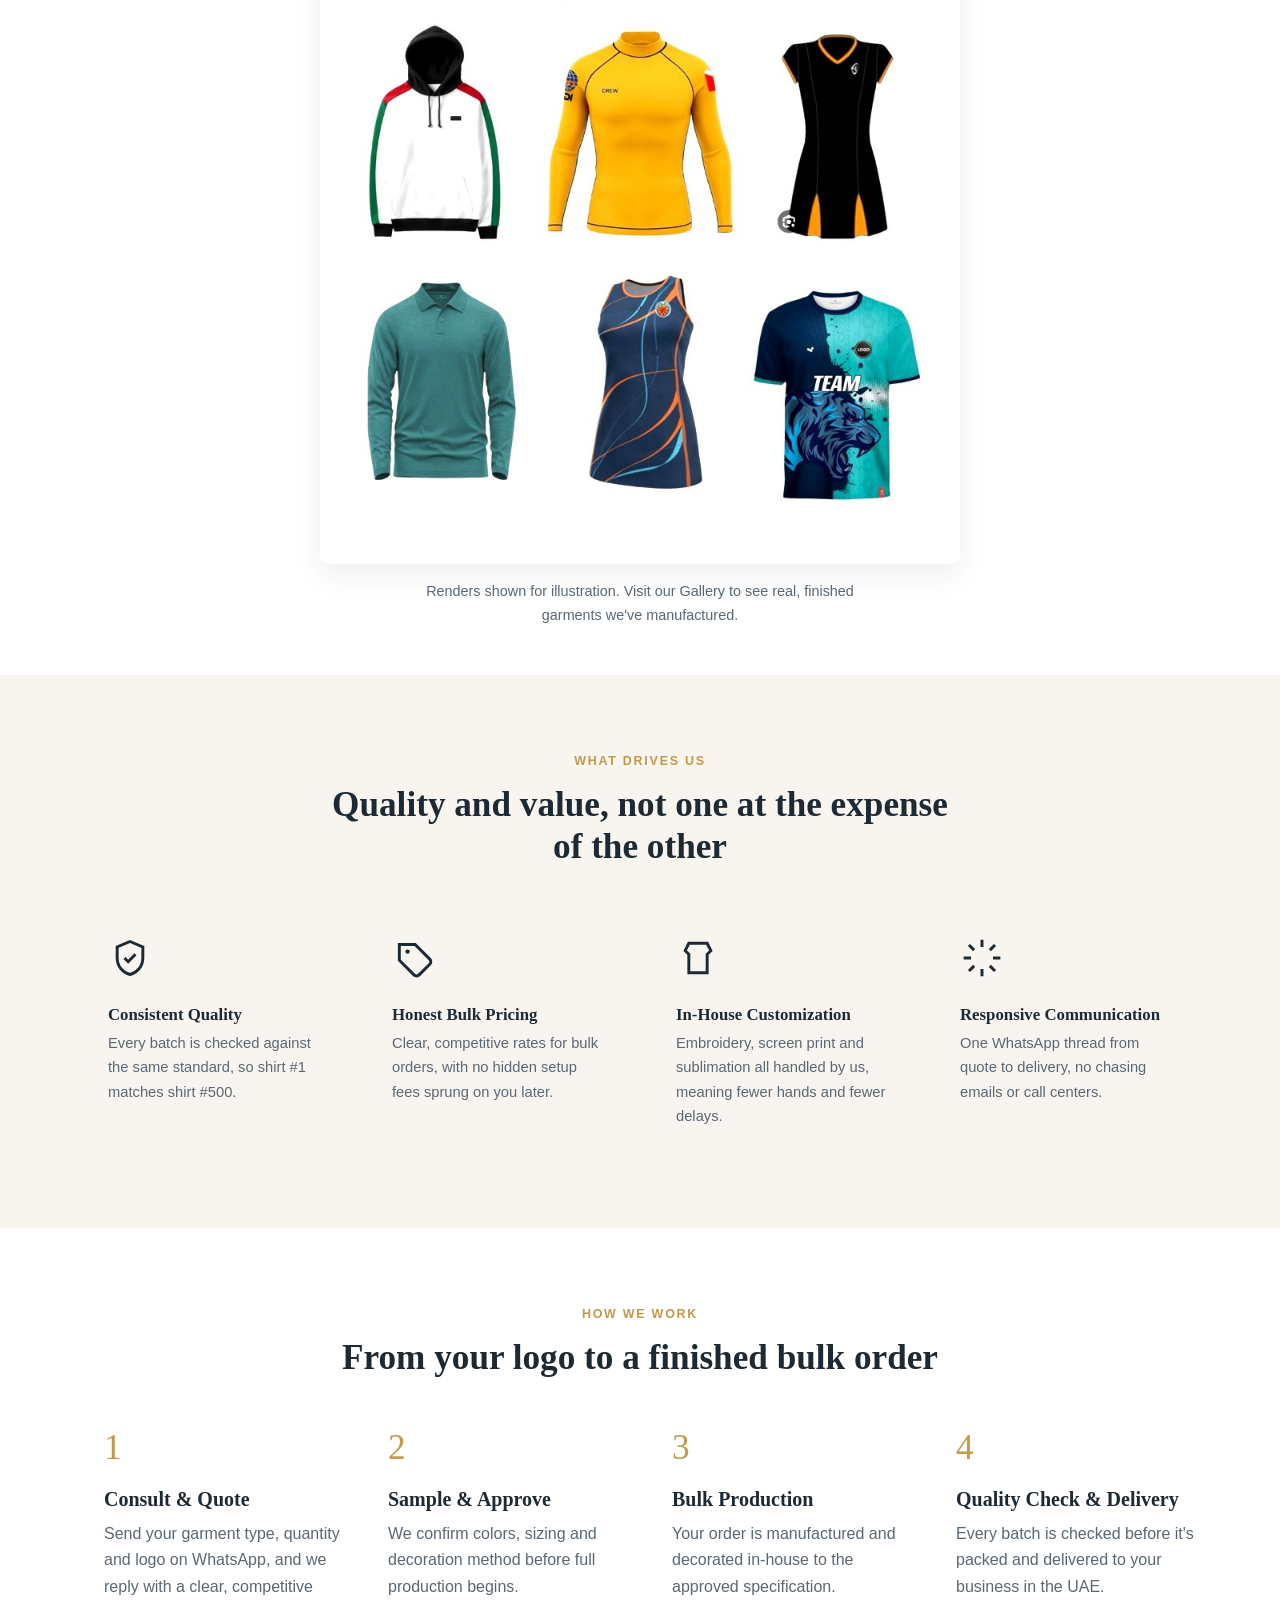
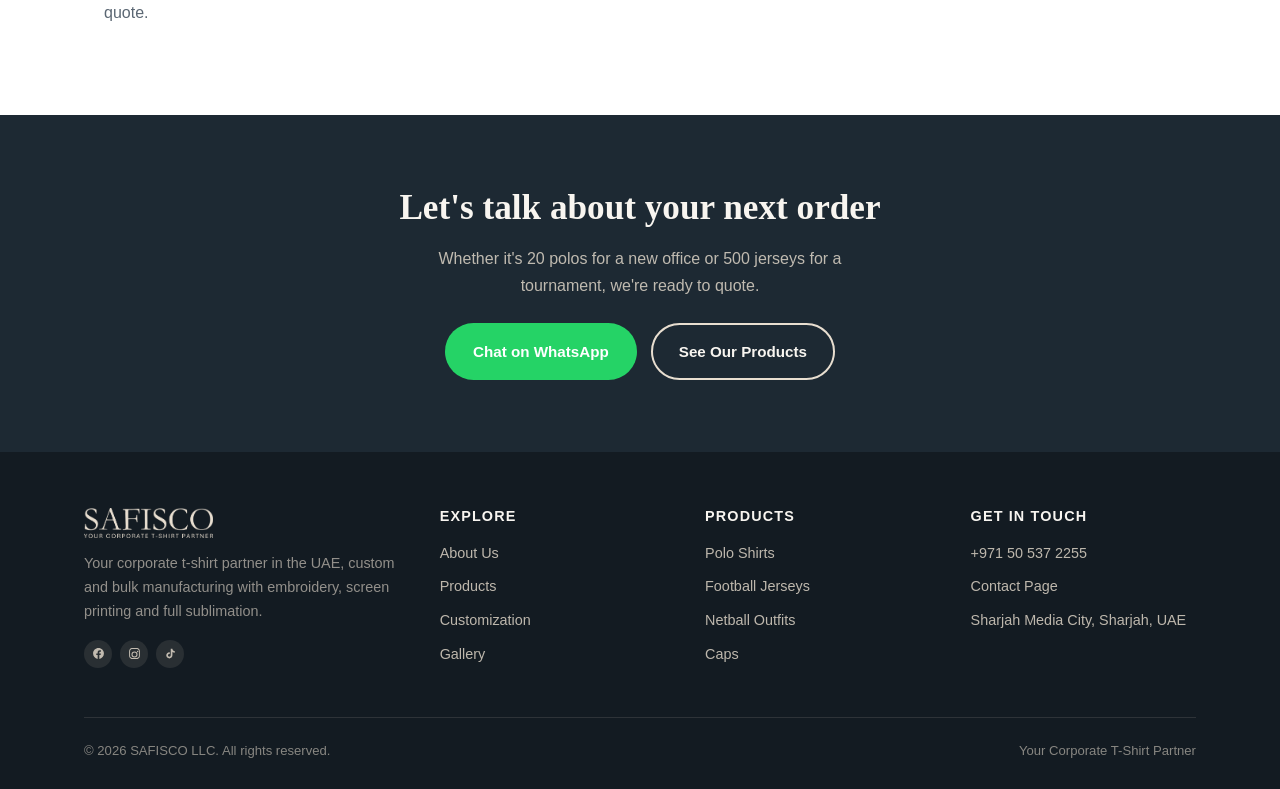
<file: about.html>
<!DOCTYPE html>
<html lang="en">
<head>
<meta charset="UTF-8">
<meta name="viewport" content="width=device-width, initial-scale=1.0">
<title>About SAFISCO | Corporate T-Shirt Manufacturer in the UAE</title>
<meta name="description" content="SAFISCO manufactures corporate and team apparel for businesses across the UAE, combining quality fabrics, in-house customization and competitive bulk pricing.">
<link rel="canonical" href="https://www.safisco.com/about.html">
<link rel="alternate" hreflang="en" href="https://www.safisco.com/about.html">
<link rel="alternate" hreflang="ar" href="https://www.safisco.com/ar/about.html">
<link rel="alternate" hreflang="x-default" href="https://www.safisco.com/about.html">
<link rel="icon" href="assets/images/brand/favicon-32.png" sizes="32x32">
<link rel="apple-touch-icon" href="assets/images/brand/apple-touch-icon.png">
<link rel="stylesheet" href="assets/css/style.css">
</head>
<body>

<header class="site-header">
  <div class="container">
    <a href="index.html" class="brand"><img src="assets/images/brand/logo-navy.png" alt="SAFISCO: Your Corporate T-Shirt Partner"></a>
    <nav class="main-nav">
      <a href="index.html">Home</a>
      <a href="about.html" class="active">About</a>
      <a href="products.html">Products</a>
      <a href="services.html">Customization</a>
      <a href="gallery.html">Gallery</a>
      <a href="contact.html">Contact</a>
    </nav>
    <div class="header-actions">
      <div class="lang-switch">
        <a href="about.html" class="active">EN</a>
        <a href="ar/about.html">AR</a>
      </div>
      <a class="header-whatsapp" href="https://wa.me/971505372255" target="_blank" rel="noopener">
        <svg viewBox="0 0 24 24" fill="currentColor"><path d="M12.04 2c-5.5 0-9.96 4.46-9.96 9.96 0 1.76.46 3.48 1.34 5L2 22l5.2-1.36a9.9 9.9 0 0 0 4.84 1.23h.01c5.5 0 9.96-4.46 9.96-9.96S17.54 2 12.04 2zm0 18.2h-.01a8.2 8.2 0 0 1-4.19-1.15l-.3-.18-3.09.81.82-3-.2-.31a8.24 8.24 0 1 1 6.97 3.83zm4.52-6.16c-.25-.12-1.47-.72-1.7-.81-.23-.08-.4-.12-.56.13-.17.25-.65.81-.8.98-.15.17-.29.19-.54.06-.25-.12-1.05-.39-2-1.23-.74-.66-1.24-1.47-1.39-1.72-.15-.25-.02-.38.11-.51.11-.11.25-.29.37-.44.12-.15.16-.25.25-.42.08-.17.04-.31-.02-.44-.06-.12-.56-1.36-.77-1.86-.2-.48-.41-.42-.56-.43h-.48c-.17 0-.44.06-.67.31-.23.25-.87.85-.87 2.08s.9 2.42 1.02 2.58c.12.17 1.77 2.7 4.29 3.79.6.26 1.07.41 1.44.53.6.19 1.15.16 1.59.1.48-.07 1.47-.6 1.68-1.18.21-.58.21-1.08.15-1.18-.06-.1-.23-.16-.48-.28z"/></svg>
        <span>WhatsApp Us</span>
      </a>
      <div class="header-social">
        <a href="https://www.facebook.com/safisco.corporate" target="_blank" rel="noopener" aria-label="SAFISCO on Facebook"><svg viewBox="0 0 24 24" fill="currentColor"><path d="M22 12.06C22 6.5 17.52 2 12 2S2 6.5 2 12.06c0 5.02 3.66 9.18 8.44 9.94v-7.03H7.9v-2.91h2.54V9.85c0-2.51 1.49-3.9 3.77-3.9 1.09 0 2.24.2 2.24.2v2.46h-1.26c-1.24 0-1.63.77-1.63 1.56v1.87h2.78l-.45 2.91h-2.33V22c4.78-.76 8.44-4.92 8.44-9.94z"/></svg></a>
        <a href="https://www.instagram.com/safisco.corporate" target="_blank" rel="noopener" aria-label="SAFISCO on Instagram"><svg viewBox="0 0 24 24" fill="currentColor"><path d="M12 2c2.717 0 3.056.01 4.122.06 1.065.05 1.79.217 2.428.465.66.254 1.216.598 1.772 1.153a4.908 4.908 0 0 1 1.153 1.772c.247.637.415 1.363.465 2.428.05 1.066.06 1.405.06 4.122 0 2.717-.01 3.056-.06 4.122-.05 1.065-.218 1.79-.465 2.428a4.883 4.883 0 0 1-1.153 1.772 4.915 4.915 0 0 1-1.772 1.153c-.637.247-1.363.415-2.428.465-1.066.05-1.405.06-4.122.06-2.717 0-3.056-.01-4.122-.06-1.065-.05-1.79-.218-2.428-.465a4.89 4.89 0 0 1-1.772-1.153 4.904 4.904 0 0 1-1.153-1.772c-.248-.637-.415-1.363-.465-2.428C2.01 15.056 2 14.717 2 12c0-2.717.01-3.056.06-4.122.05-1.066.217-1.79.465-2.428a4.88 4.88 0 0 1 1.153-1.772A4.897 4.897 0 0 1 5.45 2.525c.638-.248 1.362-.415 2.428-.465C8.944 2.01 9.283 2 12 2zm0 1.802c-2.67 0-2.987.01-4.04.059-.976.045-1.505.207-1.858.344-.466.181-.8.398-1.15.748-.35.35-.566.683-.747 1.15-.137.352-.3.882-.344 1.857-.048 1.053-.058 1.37-.058 4.04 0 2.67.01 2.987.058 4.04.045.976.207 1.505.344 1.858.181.466.398.8.748 1.15.35.35.683.566 1.15.747.352.137.882.3 1.857.344 1.053.048 1.37.058 4.04.058 2.67 0 2.987-.01 4.04-.058.976-.045 1.505-.207 1.858-.344.466-.181.8-.398 1.15-.748.35-.35.566-.683.747-1.15.137-.352.3-.882.344-1.857.048-1.053.058-1.37.058-4.04 0-2.67-.01-2.987-.058-4.04-.045-.976-.207-1.505-.344-1.858a3.09 3.09 0 0 0-.748-1.15 3.09 3.09 0 0 0-1.15-.747c-.352-.137-.882-.3-1.857-.344-1.053-.048-1.37-.058-4.04-.058zm0 4.595a5.603 5.603 0 1 1 0 11.206 5.603 5.603 0 0 1 0-11.206zm0 9.24a3.638 3.638 0 1 0 0-7.276 3.638 3.638 0 0 0 0 7.276zm7.135-9.463a1.31 1.31 0 1 1-2.618 0 1.31 1.31 0 0 1 2.618 0z"/></svg></a>
        <a href="https://www.tiktok.com/@safisco.corporate" target="_blank" rel="noopener" aria-label="SAFISCO on TikTok"><svg viewBox="0 0 24 24" fill="currentColor"><path d="M16.6 5.82s.51.5 0 0A4.278 4.278 0 0 1 15.54 3h-3.09v12.4a2.592 2.592 0 0 1-2.59 2.5c-1.42 0-2.6-1.16-2.6-2.6 0-1.72 1.66-3.01 3.37-2.48V9.66c-3.45-.46-6.47 2.22-6.47 5.64 0 3.33 2.76 5.7 5.69 5.7 3.14 0 5.69-2.55 5.69-5.7V9.01a7.35 7.35 0 0 0 4.3 1.38V7.3s-1.88.09-3.24-1.48z"/></svg></a>
      </div>
      <button class="nav-toggle" aria-label="Toggle menu" aria-expanded="false"><span></span><span></span><span></span></button>
    </div>
  </div>
</header>

<section class="page-hero">
  <div class="container">
    <span class="eyebrow">About SAFISCO</span>
    <h1>Built on fabric that lasts and pricing that respects your budget</h1>
  </div>
</section>

<section class="bg-white">
  <div class="container split">
    <div>
      <span class="eyebrow">Who We Are</span>
      <h2>Your corporate t-shirt partner, from first sample to final delivery</h2>
      <p>SAFISCO manufactures and customizes corporate and team apparel for businesses across the UAE: polo shirts, crew neck tees, football and basketball jerseys, netball outfits and caps. Every order is finished in-house using embroidery, screen printing or full sublimation, so quality and turnaround stay in our control from start to finish.</p>
      <p>Our garments are manufactured with care and shipped to businesses across the UAE, which lets us offer factory-level pricing without cutting corners on fabric weight, stitching or print durability.</p>
    </div>
    <img src="assets/images/gallery/polos-rack-wide.jpg" alt="Rack of finished custom corporate polo shirts in multiple brand colors" loading="lazy">
  </div>
</section>

<section class="bg-white section-tight">
  <div class="container showcase">
    <span class="eyebrow">Our Range</span>
    <h2>From netball dresses to team jerseys, hoodies and polos</h2>
    <img src="assets/images/about/product-range.jpg" alt="Illustrative range of SAFISCO product categories: netball dress, sublimated jerseys, hoodies and polo shirts" loading="lazy">
    <p class="caption">Renders shown for illustration. Visit our <a href="gallery.html">Gallery</a> to see real, finished garments we've manufactured.</p>
  </div>
</section>

<section class="bg-cream">
  <div class="container">
    <div class="section-head center">
      <span class="eyebrow">What Drives Us</span>
      <h2>Quality and value, not one at the expense of the other</h2>
    </div>
    <div class="value-grid">
      <div class="value-card">
        <svg class="icon" viewBox="0 0 24 24" fill="none" stroke="currentColor" stroke-width="1.6"><path d="M12 3l7 3v6c0 4.5-3 8-7 9-4-1-7-4.5-7-9V6l7-3z"/><path d="M9 12l2 2 4-4"/></svg>
        <h3>Consistent Quality</h3>
        <p>Every batch is checked against the same standard, so shirt #1 matches shirt #500.</p>
      </div>
      <div class="value-card">
        <svg class="icon" viewBox="0 0 24 24" fill="none" stroke="currentColor" stroke-width="1.6"><path d="M20.6 12.6l-8-8H4v8.6l8 8a2 2 0 0 0 2.8 0l5.8-5.8a2 2 0 0 0 0-2.8z"/><circle cx="8.5" cy="8.5" r="1.2" fill="currentColor" stroke="none"/></svg>
        <h3>Honest Bulk Pricing</h3>
        <p>Clear, competitive rates for bulk orders, with no hidden setup fees sprung on you later.</p>
      </div>
      <div class="value-card">
        <svg class="icon" viewBox="0 0 24 24" fill="none" stroke="currentColor" stroke-width="1.6"><path d="M7 4h10l2 4-2 2v10H7V10L5 8l2-4z"/></svg>
        <h3>In-House Customization</h3>
        <p>Embroidery, screen print and sublimation all handled by us, meaning fewer hands and fewer delays.</p>
      </div>
      <div class="value-card">
        <svg class="icon" viewBox="0 0 24 24" fill="none" stroke="currentColor" stroke-width="1.6"><path d="M12 2v4M12 18v4M4.9 4.9l2.8 2.8M16.3 16.3l2.8 2.8M2 12h4M18 12h4M4.9 19.1l2.8-2.8M16.3 7.7l2.8-2.8"/></svg>
        <h3>Responsive Communication</h3>
        <p>One WhatsApp thread from quote to delivery, no chasing emails or call centers.</p>
      </div>
    </div>
  </div>
</section>

<section class="bg-white">
  <div class="container">
    <div class="section-head center">
      <span class="eyebrow">How We Work</span>
      <h2>From your logo to a finished bulk order</h2>
    </div>
    <div class="steps">
      <div class="step">
        <h3>Consult &amp; Quote</h3>
        <p>Send your garment type, quantity and logo on WhatsApp, and we reply with a clear, competitive quote.</p>
      </div>
      <div class="step">
        <h3>Sample &amp; Approve</h3>
        <p>We confirm colors, sizing and decoration method before full production begins.</p>
      </div>
      <div class="step">
        <h3>Bulk Production</h3>
        <p>Your order is manufactured and decorated in-house to the approved specification.</p>
      </div>
      <div class="step">
        <h3>Quality Check &amp; Delivery</h3>
        <p>Every batch is checked before it's packed and delivered to your business in the UAE.</p>
      </div>
    </div>
  </div>
</section>

<section class="cta-band">
  <div class="container">
    <h2>Let's talk about your next order</h2>
    <p>Whether it's 20 polos for a new office or 500 jerseys for a tournament, we're ready to quote.</p>
    <div class="btn-row">
      <a class="btn btn-whatsapp" href="https://wa.me/971505372255?text=Hi%20SAFISCO%2C%20I%27d%20like%20a%20quote%20for%20custom%20t-shirts." target="_blank" rel="noopener">Chat on WhatsApp</a>
      <a class="btn btn-outline" href="products.html">See Our Products</a>
    </div>
  </div>
</section>

<footer class="site-footer">
  <div class="container">
    <div class="footer-grid">
      <div>
        <img src="assets/images/brand/logo-cream.png" alt="SAFISCO">
        <p>Your corporate t-shirt partner in the UAE, custom and bulk manufacturing with embroidery, screen printing and full sublimation.</p>
        <div class="social-links">
          <a href="https://www.facebook.com/safisco.corporate" target="_blank" rel="noopener" aria-label="SAFISCO on Facebook"><svg viewBox="0 0 24 24" fill="currentColor"><path d="M22 12.06C22 6.5 17.52 2 12 2S2 6.5 2 12.06c0 5.02 3.66 9.18 8.44 9.94v-7.03H7.9v-2.91h2.54V9.85c0-2.51 1.49-3.9 3.77-3.9 1.09 0 2.24.2 2.24.2v2.46h-1.26c-1.24 0-1.63.77-1.63 1.56v1.87h2.78l-.45 2.91h-2.33V22c4.78-.76 8.44-4.92 8.44-9.94z"/></svg></a>
          <a href="https://www.instagram.com/safisco.corporate" target="_blank" rel="noopener" aria-label="SAFISCO on Instagram"><svg viewBox="0 0 24 24" fill="currentColor"><path d="M12 2c2.717 0 3.056.01 4.122.06 1.065.05 1.79.217 2.428.465.66.254 1.216.598 1.772 1.153a4.908 4.908 0 0 1 1.153 1.772c.247.637.415 1.363.465 2.428.05 1.066.06 1.405.06 4.122 0 2.717-.01 3.056-.06 4.122-.05 1.065-.218 1.79-.465 2.428a4.883 4.883 0 0 1-1.153 1.772 4.915 4.915 0 0 1-1.772 1.153c-.637.247-1.363.415-2.428.465-1.066.05-1.405.06-4.122.06-2.717 0-3.056-.01-4.122-.06-1.065-.05-1.79-.218-2.428-.465a4.89 4.89 0 0 1-1.772-1.153 4.904 4.904 0 0 1-1.153-1.772c-.248-.637-.415-1.363-.465-2.428C2.01 15.056 2 14.717 2 12c0-2.717.01-3.056.06-4.122.05-1.066.217-1.79.465-2.428a4.88 4.88 0 0 1 1.153-1.772A4.897 4.897 0 0 1 5.45 2.525c.638-.248 1.362-.415 2.428-.465C8.944 2.01 9.283 2 12 2zm0 1.802c-2.67 0-2.987.01-4.04.059-.976.045-1.505.207-1.858.344-.466.181-.8.398-1.15.748-.35.35-.566.683-.747 1.15-.137.352-.3.882-.344 1.857-.048 1.053-.058 1.37-.058 4.04 0 2.67.01 2.987.058 4.04.045.976.207 1.505.344 1.858.181.466.398.8.748 1.15.35.35.683.566 1.15.747.352.137.882.3 1.857.344 1.053.048 1.37.058 4.04.058 2.67 0 2.987-.01 4.04-.058.976-.045 1.505-.207 1.858-.344.466-.181.8-.398 1.15-.748.35-.35.566-.683.747-1.15.137-.352.3-.882.344-1.857.048-1.053.058-1.37.058-4.04 0-2.67-.01-2.987-.058-4.04-.045-.976-.207-1.505-.344-1.858a3.09 3.09 0 0 0-.748-1.15 3.09 3.09 0 0 0-1.15-.747c-.352-.137-.882-.3-1.857-.344-1.053-.048-1.37-.058-4.04-.058zm0 4.595a5.603 5.603 0 1 1 0 11.206 5.603 5.603 0 0 1 0-11.206zm0 9.24a3.638 3.638 0 1 0 0-7.276 3.638 3.638 0 0 0 0 7.276zm7.135-9.463a1.31 1.31 0 1 1-2.618 0 1.31 1.31 0 0 1 2.618 0z"/></svg></a>
          <a href="https://www.tiktok.com/@safisco.corporate" target="_blank" rel="noopener" aria-label="SAFISCO on TikTok"><svg viewBox="0 0 24 24" fill="currentColor"><path d="M16.6 5.82s.51.5 0 0A4.278 4.278 0 0 1 15.54 3h-3.09v12.4a2.592 2.592 0 0 1-2.59 2.5c-1.42 0-2.6-1.16-2.6-2.6 0-1.72 1.66-3.01 3.37-2.48V9.66c-3.45-.46-6.47 2.22-6.47 5.64 0 3.33 2.76 5.7 5.69 5.7 3.14 0 5.69-2.55 5.69-5.7V9.01a7.35 7.35 0 0 0 4.3 1.38V7.3s-1.88.09-3.24-1.48z"/></svg></a>
        </div>
      </div>
      <div>
        <h4>Explore</h4>
        <ul>
          <li><a href="about.html">About Us</a></li>
          <li><a href="products.html">Products</a></li>
          <li><a href="services.html">Customization</a></li>
          <li><a href="gallery.html">Gallery</a></li>
        </ul>
      </div>
      <div>
        <h4>Products</h4>
        <ul>
          <li><a href="products.html#polo">Polo Shirts</a></li>
          <li><a href="products.html#football">Football Jerseys</a></li>
          <li><a href="products.html#netball">Netball Outfits</a></li>
          <li><a href="products.html#caps">Caps</a></li>
        </ul>
      </div>
      <div>
        <h4>Get in Touch</h4>
        <ul>
          <li><a href="https://wa.me/971505372255" target="_blank" rel="noopener">+971 50 537 2255</a></li>
          <li><a href="contact.html">Contact Page</a></li>
          <li>Sharjah Media City, Sharjah, UAE</li>
        </ul>
      </div>
    </div>
    <div class="footer-bottom">
      <span>&copy; <span data-year>2026</span> SAFISCO LLC. All rights reserved.</span>
      <span>Your Corporate T-Shirt Partner</span>
    </div>
  </div>
</footer>

<a class="whatsapp-float" href="https://wa.me/971505372255?text=Hi%20SAFISCO%2C%20I%27d%20like%20a%20quote%20for%20custom%20t-shirts." target="_blank" rel="noopener" aria-label="Chat on WhatsApp">
  <svg viewBox="0 0 24 24" fill="currentColor"><path d="M12.04 2c-5.5 0-9.96 4.46-9.96 9.96 0 1.76.46 3.48 1.34 5L2 22l5.2-1.36a9.9 9.9 0 0 0 4.84 1.23h.01c5.5 0 9.96-4.46 9.96-9.96S17.54 2 12.04 2zm0 18.2h-.01a8.2 8.2 0 0 1-4.19-1.15l-.3-.18-3.09.81.82-3-.2-.31a8.24 8.24 0 1 1 6.97 3.83zm4.52-6.16c-.25-.12-1.47-.72-1.7-.81-.23-.08-.4-.12-.56.13-.17.25-.65.81-.8.98-.15.17-.29.19-.54.06-.25-.12-1.05-.39-2-1.23-.74-.66-1.24-1.47-1.39-1.72-.15-.25-.02-.38.11-.51.11-.11.25-.29.37-.44.12-.15.16-.25.25-.42.08-.17.04-.31-.02-.44-.06-.12-.56-1.36-.77-1.86-.2-.48-.41-.42-.56-.43h-.48c-.17 0-.44.06-.67.31-.23.25-.87.85-.87 2.08s.9 2.42 1.02 2.58c.12.17 1.77 2.7 4.29 3.79.6.26 1.07.41 1.44.53.6.19 1.15.16 1.59.1.48-.07 1.47-.6 1.68-1.18.21-.58.21-1.08.15-1.18-.06-.1-.23-.16-.48-.28z"/></svg>
</a>

<script src="assets/js/main.js"></script>
</body>
</html>
</file>
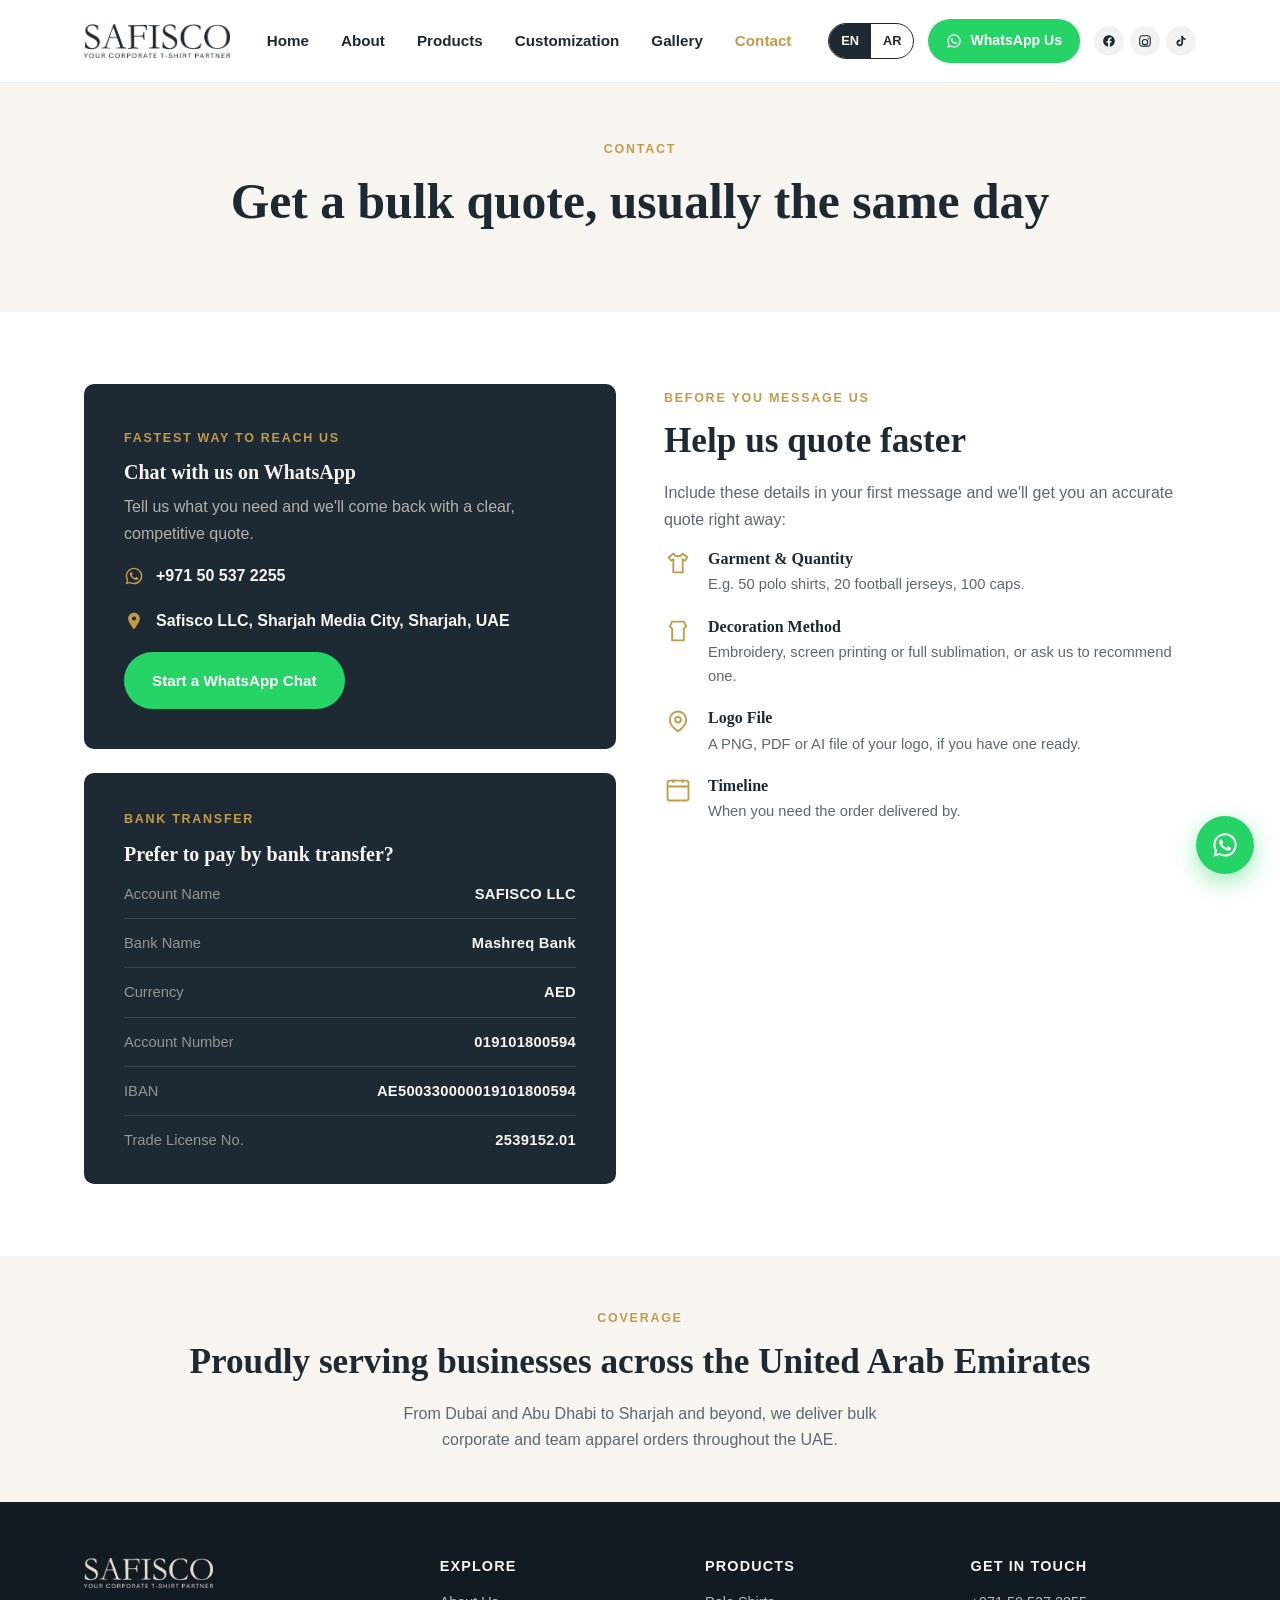
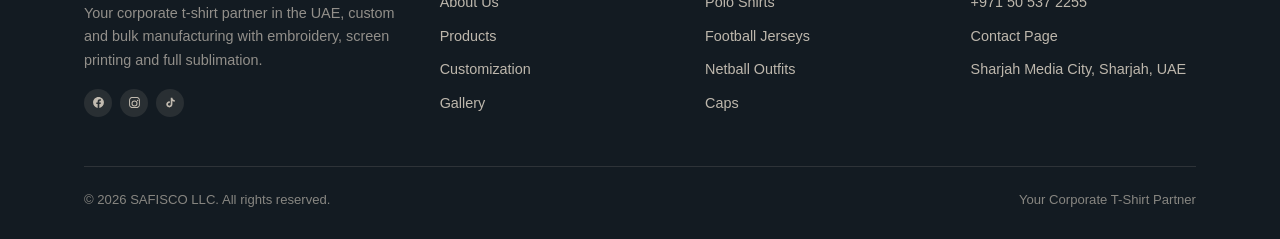
<file: contact.html>
<!DOCTYPE html>
<html lang="en">
<head>
<meta charset="UTF-8">
<meta name="viewport" content="width=device-width, initial-scale=1.0">
<title>Contact SAFISCO | Get a Bulk Quote on WhatsApp | UAE</title>
<meta name="description" content="Contact SAFISCO for bulk corporate t-shirt quotes across the UAE. Message us directly on WhatsApp with your garment type, quantity and logo.">
<link rel="canonical" href="https://www.safisco.com/contact.html">
<link rel="alternate" hreflang="en" href="https://www.safisco.com/contact.html">
<link rel="alternate" hreflang="ar" href="https://www.safisco.com/ar/contact.html">
<link rel="alternate" hreflang="x-default" href="https://www.safisco.com/contact.html">
<link rel="icon" href="assets/images/brand/favicon-32.png" sizes="32x32">
<link rel="apple-touch-icon" href="assets/images/brand/apple-touch-icon.png">
<link rel="stylesheet" href="assets/css/style.css">
<script type="application/ld+json">
{
  "@context": "https://schema.org",
  "@type": "ClothingStore",
  "name": "SAFISCO",
  "url": "https://www.safisco.com/",
  "telephone": "+971505372255",
  "areaServed": "United Arab Emirates",
  "address": {
    "@type": "PostalAddress",
    "streetAddress": "Sharjah Media City",
    "addressLocality": "Sharjah",
    "addressCountry": "AE"
  }
}
</script>
</head>
<body>

<header class="site-header">
  <div class="container">
    <a href="index.html" class="brand"><img src="assets/images/brand/logo-navy.png" alt="SAFISCO: Your Corporate T-Shirt Partner"></a>
    <nav class="main-nav">
      <a href="index.html">Home</a>
      <a href="about.html">About</a>
      <a href="products.html">Products</a>
      <a href="services.html">Customization</a>
      <a href="gallery.html">Gallery</a>
      <a href="contact.html" class="active">Contact</a>
    </nav>
    <div class="header-actions">
      <div class="lang-switch">
        <a href="contact.html" class="active">EN</a>
        <a href="ar/contact.html">AR</a>
      </div>
      <a class="header-whatsapp" href="https://wa.me/971505372255" target="_blank" rel="noopener">
        <svg viewBox="0 0 24 24" fill="currentColor"><path d="M12.04 2c-5.5 0-9.96 4.46-9.96 9.96 0 1.76.46 3.48 1.34 5L2 22l5.2-1.36a9.9 9.9 0 0 0 4.84 1.23h.01c5.5 0 9.96-4.46 9.96-9.96S17.54 2 12.04 2zm0 18.2h-.01a8.2 8.2 0 0 1-4.19-1.15l-.3-.18-3.09.81.82-3-.2-.31a8.24 8.24 0 1 1 6.97 3.83zm4.52-6.16c-.25-.12-1.47-.72-1.7-.81-.23-.08-.4-.12-.56.13-.17.25-.65.81-.8.98-.15.17-.29.19-.54.06-.25-.12-1.05-.39-2-1.23-.74-.66-1.24-1.47-1.39-1.72-.15-.25-.02-.38.11-.51.11-.11.25-.29.37-.44.12-.15.16-.25.25-.42.08-.17.04-.31-.02-.44-.06-.12-.56-1.36-.77-1.86-.2-.48-.41-.42-.56-.43h-.48c-.17 0-.44.06-.67.31-.23.25-.87.85-.87 2.08s.9 2.42 1.02 2.58c.12.17 1.77 2.7 4.29 3.79.6.26 1.07.41 1.44.53.6.19 1.15.16 1.59.1.48-.07 1.47-.6 1.68-1.18.21-.58.21-1.08.15-1.18-.06-.1-.23-.16-.48-.28z"/></svg>
        <span>WhatsApp Us</span>
      </a>
      <div class="header-social">
        <a href="https://www.facebook.com/safisco.corporate" target="_blank" rel="noopener" aria-label="SAFISCO on Facebook"><svg viewBox="0 0 24 24" fill="currentColor"><path d="M22 12.06C22 6.5 17.52 2 12 2S2 6.5 2 12.06c0 5.02 3.66 9.18 8.44 9.94v-7.03H7.9v-2.91h2.54V9.85c0-2.51 1.49-3.9 3.77-3.9 1.09 0 2.24.2 2.24.2v2.46h-1.26c-1.24 0-1.63.77-1.63 1.56v1.87h2.78l-.45 2.91h-2.33V22c4.78-.76 8.44-4.92 8.44-9.94z"/></svg></a>
        <a href="https://www.instagram.com/safisco.corporate" target="_blank" rel="noopener" aria-label="SAFISCO on Instagram"><svg viewBox="0 0 24 24" fill="currentColor"><path d="M12 2c2.717 0 3.056.01 4.122.06 1.065.05 1.79.217 2.428.465.66.254 1.216.598 1.772 1.153a4.908 4.908 0 0 1 1.153 1.772c.247.637.415 1.363.465 2.428.05 1.066.06 1.405.06 4.122 0 2.717-.01 3.056-.06 4.122-.05 1.065-.218 1.79-.465 2.428a4.883 4.883 0 0 1-1.153 1.772 4.915 4.915 0 0 1-1.772 1.153c-.637.247-1.363.415-2.428.465-1.066.05-1.405.06-4.122.06-2.717 0-3.056-.01-4.122-.06-1.065-.05-1.79-.218-2.428-.465a4.89 4.89 0 0 1-1.772-1.153 4.904 4.904 0 0 1-1.153-1.772c-.248-.637-.415-1.363-.465-2.428C2.01 15.056 2 14.717 2 12c0-2.717.01-3.056.06-4.122.05-1.066.217-1.79.465-2.428a4.88 4.88 0 0 1 1.153-1.772A4.897 4.897 0 0 1 5.45 2.525c.638-.248 1.362-.415 2.428-.465C8.944 2.01 9.283 2 12 2zm0 1.802c-2.67 0-2.987.01-4.04.059-.976.045-1.505.207-1.858.344-.466.181-.8.398-1.15.748-.35.35-.566.683-.747 1.15-.137.352-.3.882-.344 1.857-.048 1.053-.058 1.37-.058 4.04 0 2.67.01 2.987.058 4.04.045.976.207 1.505.344 1.858.181.466.398.8.748 1.15.35.35.683.566 1.15.747.352.137.882.3 1.857.344 1.053.048 1.37.058 4.04.058 2.67 0 2.987-.01 4.04-.058.976-.045 1.505-.207 1.858-.344.466-.181.8-.398 1.15-.748.35-.35.566-.683.747-1.15.137-.352.3-.882.344-1.857.048-1.053.058-1.37.058-4.04 0-2.67-.01-2.987-.058-4.04-.045-.976-.207-1.505-.344-1.858a3.09 3.09 0 0 0-.748-1.15 3.09 3.09 0 0 0-1.15-.747c-.352-.137-.882-.3-1.857-.344-1.053-.048-1.37-.058-4.04-.058zm0 4.595a5.603 5.603 0 1 1 0 11.206 5.603 5.603 0 0 1 0-11.206zm0 9.24a3.638 3.638 0 1 0 0-7.276 3.638 3.638 0 0 0 0 7.276zm7.135-9.463a1.31 1.31 0 1 1-2.618 0 1.31 1.31 0 0 1 2.618 0z"/></svg></a>
        <a href="https://www.tiktok.com/@safisco.corporate" target="_blank" rel="noopener" aria-label="SAFISCO on TikTok"><svg viewBox="0 0 24 24" fill="currentColor"><path d="M16.6 5.82s.51.5 0 0A4.278 4.278 0 0 1 15.54 3h-3.09v12.4a2.592 2.592 0 0 1-2.59 2.5c-1.42 0-2.6-1.16-2.6-2.6 0-1.72 1.66-3.01 3.37-2.48V9.66c-3.45-.46-6.47 2.22-6.47 5.64 0 3.33 2.76 5.7 5.69 5.7 3.14 0 5.69-2.55 5.69-5.7V9.01a7.35 7.35 0 0 0 4.3 1.38V7.3s-1.88.09-3.24-1.48z"/></svg></a>
      </div>
      <button class="nav-toggle" aria-label="Toggle menu" aria-expanded="false"><span></span><span></span><span></span></button>
    </div>
  </div>
</header>

<section class="page-hero">
  <div class="container">
    <span class="eyebrow">Contact</span>
    <h1>Get a bulk quote, usually the same day</h1>
  </div>
</section>

<section class="bg-white">
  <div class="container contact-grid">
    <div class="contact-col">
      <div class="contact-card">
        <span class="eyebrow">Fastest Way to Reach Us</span>
        <h3>Chat with us on WhatsApp</h3>
        <p>Tell us what you need and we'll come back with a clear, competitive quote.</p>
        <div class="contact-line">
          <svg viewBox="0 0 24 24" fill="currentColor"><path d="M12.04 2c-5.5 0-9.96 4.46-9.96 9.96 0 1.76.46 3.48 1.34 5L2 22l5.2-1.36a9.9 9.9 0 0 0 4.84 1.23h.01c5.5 0 9.96-4.46 9.96-9.96S17.54 2 12.04 2zm0 18.2h-.01a8.2 8.2 0 0 1-4.19-1.15l-.3-.18-3.09.81.82-3-.2-.31a8.24 8.24 0 1 1 6.97 3.83zm4.52-6.16c-.25-.12-1.47-.72-1.7-.81-.23-.08-.4-.12-.56.13-.17.25-.65.81-.8.98-.15.17-.29.19-.54.06-.25-.12-1.05-.39-2-1.23-.74-.66-1.24-1.47-1.39-1.72-.15-.25-.02-.38.11-.51.11-.11.25-.29.37-.44.12-.15.16-.25.25-.42.08-.17.04-.31-.02-.44-.06-.12-.56-1.36-.77-1.86-.2-.48-.41-.42-.56-.43h-.48c-.17 0-.44.06-.67.31-.23.25-.87.85-.87 2.08s.9 2.42 1.02 2.58c.12.17 1.77 2.7 4.29 3.79.6.26 1.07.41 1.44.53.6.19 1.15.16 1.59.1.48-.07 1.47-.6 1.68-1.18.21-.58.21-1.08.15-1.18-.06-.1-.23-.16-.48-.28z"/></svg>
          +971 50 537 2255
        </div>
        <div class="contact-line">
          <svg viewBox="0 0 24 24" fill="currentColor"><path d="M12 2C8.13 2 5 5.13 5 9c0 5.25 7 13 7 13s7-7.75 7-13c0-3.87-3.13-7-7-7zm0 9.5A2.5 2.5 0 1 1 12 6.5a2.5 2.5 0 0 1 0 5z"/></svg>
          Safisco LLC, Sharjah Media City, Sharjah, UAE
        </div>
        <a class="btn btn-whatsapp" href="https://wa.me/971505372255?text=Hi%20SAFISCO%2C%20I%27d%20like%20a%20quote%20for%20custom%20t-shirts." target="_blank" rel="noopener">Start a WhatsApp Chat</a>
      </div>
      <div class="bank-card">
        <span class="eyebrow">Bank Transfer</span>
        <h3>Prefer to pay by bank transfer?</h3>
        <div class="bank-details">
          <div class="bank-row"><span>Account Name</span><strong>SAFISCO LLC</strong></div>
          <div class="bank-row"><span>Bank Name</span><strong>Mashreq Bank</strong></div>
          <div class="bank-row"><span>Currency</span><strong>AED</strong></div>
          <div class="bank-row"><span>Account Number</span><strong>019101800594</strong></div>
          <div class="bank-row"><span>IBAN</span><strong>AE500330000019101800594</strong></div>
          <div class="bank-row"><span>Trade License No.</span><strong>2539152.01</strong></div>
        </div>
      </div>
    </div>
    <div>
      <span class="eyebrow">Before You Message Us</span>
      <h2>Help us quote faster</h2>
      <p>Include these details in your first message and we'll get you an accurate quote right away:</p>
      <div class="contact-list">
        <div class="contact-item">
          <svg class="icon" viewBox="0 0 24 24" fill="none" stroke="currentColor" stroke-width="1.6"><path d="M8 4L4 7l2 3 2-1v11h8V9l2 1 2-3-4-3-2 2h-4l-2-2z"/></svg>
          <div><h4>Garment &amp; Quantity</h4><p>E.g. 50 polo shirts, 20 football jerseys, 100 caps.</p></div>
        </div>
        <div class="contact-item">
          <svg class="icon" viewBox="0 0 24 24" fill="none" stroke="currentColor" stroke-width="1.6"><path d="M7 4h10l2 4-2 2v10H7V10L5 8l2-4z"/></svg>
          <div><h4>Decoration Method</h4><p>Embroidery, screen printing or full sublimation, or ask us to recommend one.</p></div>
        </div>
        <div class="contact-item">
          <svg class="icon" viewBox="0 0 24 24" fill="none" stroke="currentColor" stroke-width="1.6"><path d="M12 20s-7-4.5-7-10a7 7 0 0 1 14 0c0 5.5-7 10-7 10z"/><circle cx="12" cy="10" r="2.4"/></svg>
          <div><h4>Logo File</h4><p>A PNG, PDF or AI file of your logo, if you have one ready.</p></div>
        </div>
        <div class="contact-item">
          <svg class="icon" viewBox="0 0 24 24" fill="none" stroke="currentColor" stroke-width="1.6"><rect x="3" y="4" width="18" height="17" rx="2"/><path d="M3 9h18M8 3v3M16 3v3"/></svg>
          <div><h4>Timeline</h4><p>When you need the order delivered by.</p></div>
        </div>
      </div>
    </div>
  </div>
</section>

<section class="bg-cream section-tight">
  <div class="container text-center">
    <span class="eyebrow">Coverage</span>
    <h2>Proudly serving businesses across the United Arab Emirates</h2>
    <p style="max-width:56ch;margin:0 auto;">From Dubai and Abu Dhabi to Sharjah and beyond, we deliver bulk corporate and team apparel orders throughout the UAE.</p>
  </div>
</section>

<footer class="site-footer">
  <div class="container">
    <div class="footer-grid">
      <div>
        <img src="assets/images/brand/logo-cream.png" alt="SAFISCO">
        <p>Your corporate t-shirt partner in the UAE, custom and bulk manufacturing with embroidery, screen printing and full sublimation.</p>
        <div class="social-links">
          <a href="https://www.facebook.com/safisco.corporate" target="_blank" rel="noopener" aria-label="SAFISCO on Facebook"><svg viewBox="0 0 24 24" fill="currentColor"><path d="M22 12.06C22 6.5 17.52 2 12 2S2 6.5 2 12.06c0 5.02 3.66 9.18 8.44 9.94v-7.03H7.9v-2.91h2.54V9.85c0-2.51 1.49-3.9 3.77-3.9 1.09 0 2.24.2 2.24.2v2.46h-1.26c-1.24 0-1.63.77-1.63 1.56v1.87h2.78l-.45 2.91h-2.33V22c4.78-.76 8.44-4.92 8.44-9.94z"/></svg></a>
          <a href="https://www.instagram.com/safisco.corporate" target="_blank" rel="noopener" aria-label="SAFISCO on Instagram"><svg viewBox="0 0 24 24" fill="currentColor"><path d="M12 2c2.717 0 3.056.01 4.122.06 1.065.05 1.79.217 2.428.465.66.254 1.216.598 1.772 1.153a4.908 4.908 0 0 1 1.153 1.772c.247.637.415 1.363.465 2.428.05 1.066.06 1.405.06 4.122 0 2.717-.01 3.056-.06 4.122-.05 1.065-.218 1.79-.465 2.428a4.883 4.883 0 0 1-1.153 1.772 4.915 4.915 0 0 1-1.772 1.153c-.637.247-1.363.415-2.428.465-1.066.05-1.405.06-4.122.06-2.717 0-3.056-.01-4.122-.06-1.065-.05-1.79-.218-2.428-.465a4.89 4.89 0 0 1-1.772-1.153 4.904 4.904 0 0 1-1.153-1.772c-.248-.637-.415-1.363-.465-2.428C2.01 15.056 2 14.717 2 12c0-2.717.01-3.056.06-4.122.05-1.066.217-1.79.465-2.428a4.88 4.88 0 0 1 1.153-1.772A4.897 4.897 0 0 1 5.45 2.525c.638-.248 1.362-.415 2.428-.465C8.944 2.01 9.283 2 12 2zm0 1.802c-2.67 0-2.987.01-4.04.059-.976.045-1.505.207-1.858.344-.466.181-.8.398-1.15.748-.35.35-.566.683-.747 1.15-.137.352-.3.882-.344 1.857-.048 1.053-.058 1.37-.058 4.04 0 2.67.01 2.987.058 4.04.045.976.207 1.505.344 1.858.181.466.398.8.748 1.15.35.35.683.566 1.15.747.352.137.882.3 1.857.344 1.053.048 1.37.058 4.04.058 2.67 0 2.987-.01 4.04-.058.976-.045 1.505-.207 1.858-.344.466-.181.8-.398 1.15-.748.35-.35.566-.683.747-1.15.137-.352.3-.882.344-1.857.048-1.053.058-1.37.058-4.04 0-2.67-.01-2.987-.058-4.04-.045-.976-.207-1.505-.344-1.858a3.09 3.09 0 0 0-.748-1.15 3.09 3.09 0 0 0-1.15-.747c-.352-.137-.882-.3-1.857-.344-1.053-.048-1.37-.058-4.04-.058zm0 4.595a5.603 5.603 0 1 1 0 11.206 5.603 5.603 0 0 1 0-11.206zm0 9.24a3.638 3.638 0 1 0 0-7.276 3.638 3.638 0 0 0 0 7.276zm7.135-9.463a1.31 1.31 0 1 1-2.618 0 1.31 1.31 0 0 1 2.618 0z"/></svg></a>
          <a href="https://www.tiktok.com/@safisco.corporate" target="_blank" rel="noopener" aria-label="SAFISCO on TikTok"><svg viewBox="0 0 24 24" fill="currentColor"><path d="M16.6 5.82s.51.5 0 0A4.278 4.278 0 0 1 15.54 3h-3.09v12.4a2.592 2.592 0 0 1-2.59 2.5c-1.42 0-2.6-1.16-2.6-2.6 0-1.72 1.66-3.01 3.37-2.48V9.66c-3.45-.46-6.47 2.22-6.47 5.64 0 3.33 2.76 5.7 5.69 5.7 3.14 0 5.69-2.55 5.69-5.7V9.01a7.35 7.35 0 0 0 4.3 1.38V7.3s-1.88.09-3.24-1.48z"/></svg></a>
        </div>
      </div>
      <div>
        <h4>Explore</h4>
        <ul>
          <li><a href="about.html">About Us</a></li>
          <li><a href="products.html">Products</a></li>
          <li><a href="services.html">Customization</a></li>
          <li><a href="gallery.html">Gallery</a></li>
        </ul>
      </div>
      <div>
        <h4>Products</h4>
        <ul>
          <li><a href="products.html#polo">Polo Shirts</a></li>
          <li><a href="products.html#football">Football Jerseys</a></li>
          <li><a href="products.html#netball">Netball Outfits</a></li>
          <li><a href="products.html#caps">Caps</a></li>
        </ul>
      </div>
      <div>
        <h4>Get in Touch</h4>
        <ul>
          <li><a href="https://wa.me/971505372255" target="_blank" rel="noopener">+971 50 537 2255</a></li>
          <li><a href="contact.html">Contact Page</a></li>
          <li>Sharjah Media City, Sharjah, UAE</li>
        </ul>
      </div>
    </div>
    <div class="footer-bottom">
      <span>&copy; <span data-year>2026</span> SAFISCO LLC. All rights reserved.</span>
      <span>Your Corporate T-Shirt Partner</span>
    </div>
  </div>
</footer>

<a class="whatsapp-float" href="https://wa.me/971505372255?text=Hi%20SAFISCO%2C%20I%27d%20like%20a%20quote%20for%20custom%20t-shirts." target="_blank" rel="noopener" aria-label="Chat on WhatsApp">
  <svg viewBox="0 0 24 24" fill="currentColor"><path d="M12.04 2c-5.5 0-9.96 4.46-9.96 9.96 0 1.76.46 3.48 1.34 5L2 22l5.2-1.36a9.9 9.9 0 0 0 4.84 1.23h.01c5.5 0 9.96-4.46 9.96-9.96S17.54 2 12.04 2zm0 18.2h-.01a8.2 8.2 0 0 1-4.19-1.15l-.3-.18-3.09.81.82-3-.2-.31a8.24 8.24 0 1 1 6.97 3.83zm4.52-6.16c-.25-.12-1.47-.72-1.7-.81-.23-.08-.4-.12-.56.13-.17.25-.65.81-.8.98-.15.17-.29.19-.54.06-.25-.12-1.05-.39-2-1.23-.74-.66-1.24-1.47-1.39-1.72-.15-.25-.02-.38.11-.51.11-.11.25-.29.37-.44.12-.15.16-.25.25-.42.08-.17.04-.31-.02-.44-.06-.12-.56-1.36-.77-1.86-.2-.48-.41-.42-.56-.43h-.48c-.17 0-.44.06-.67.31-.23.25-.87.85-.87 2.08s.9 2.42 1.02 2.58c.12.17 1.77 2.7 4.29 3.79.6.26 1.07.41 1.44.53.6.19 1.15.16 1.59.1.48-.07 1.47-.6 1.68-1.18.21-.58.21-1.08.15-1.18-.06-.1-.23-.16-.48-.28z"/></svg>
</a>

<script src="assets/js/main.js"></script>
</body>
</html>
</file>
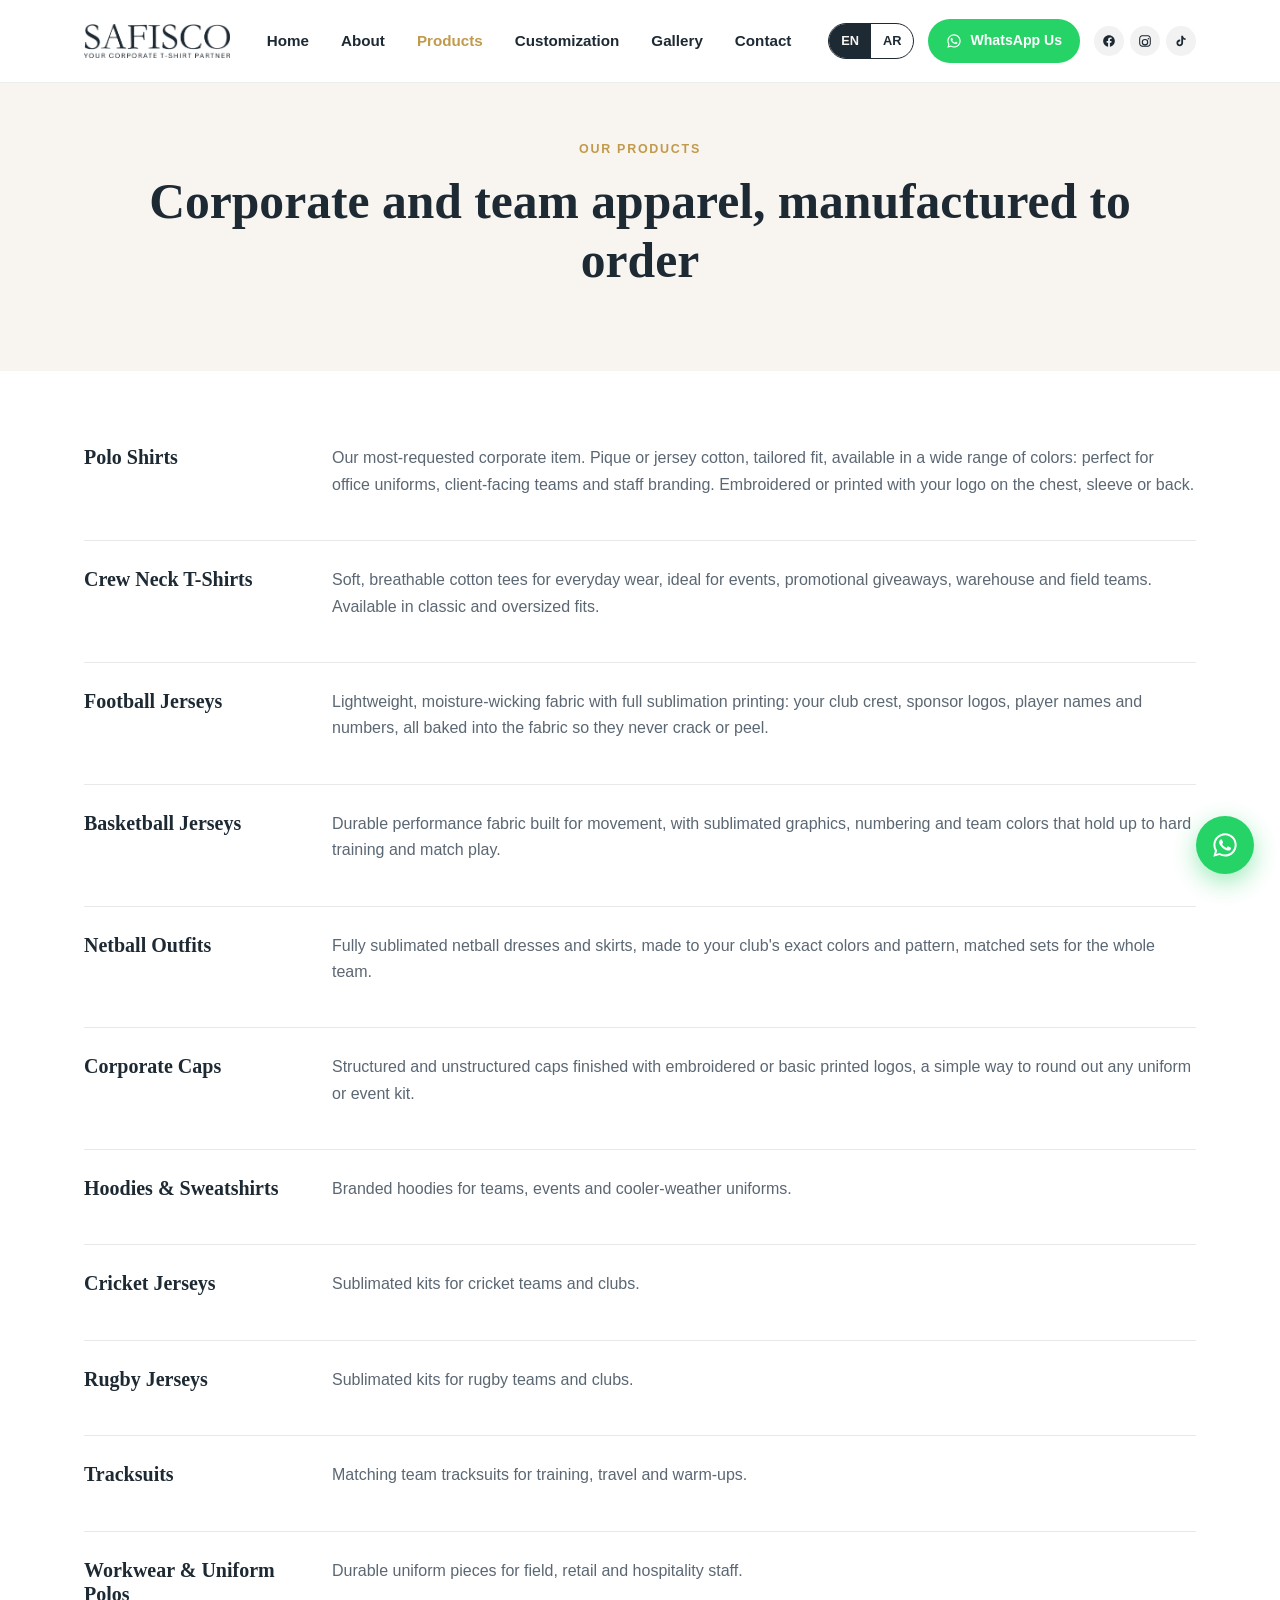
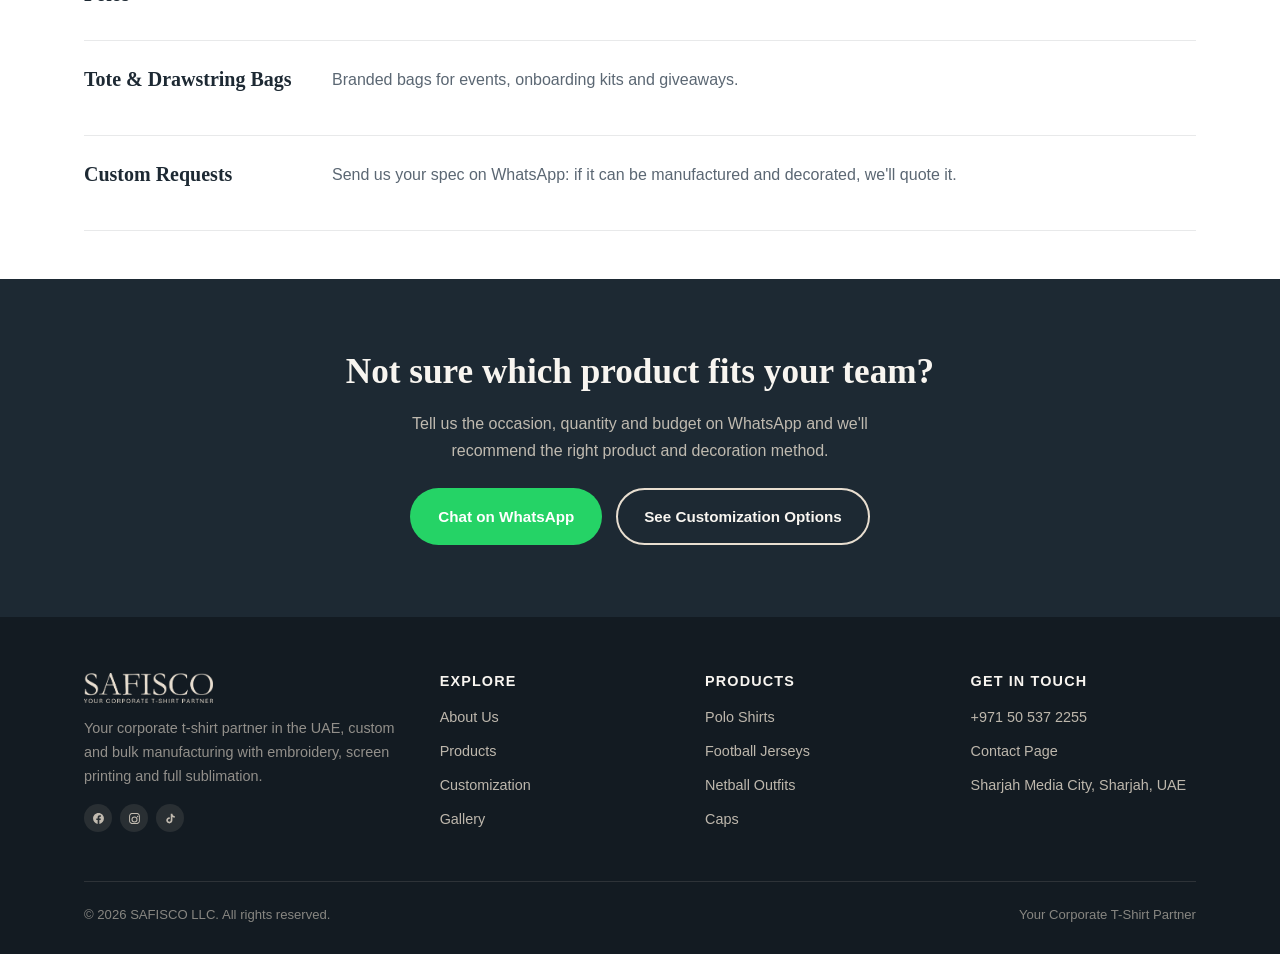
<file: products.html>
<!DOCTYPE html>
<html lang="en">
<head>
<meta charset="UTF-8">
<meta name="viewport" content="width=device-width, initial-scale=1.0">
<title>Products | Custom Polos, Jerseys, Netball Outfits &amp; Caps | SAFISCO UAE</title>
<meta name="description" content="Browse SAFISCO's corporate manufacturing range: polo shirts, crew neck tees, football and basketball jerseys, netball outfits and caps, for bulk custom orders across the UAE.">
<link rel="canonical" href="https://www.safisco.com/products.html">
<link rel="alternate" hreflang="en" href="https://www.safisco.com/products.html">
<link rel="alternate" hreflang="ar" href="https://www.safisco.com/ar/products.html">
<link rel="alternate" hreflang="x-default" href="https://www.safisco.com/products.html">
<link rel="icon" href="assets/images/brand/favicon-32.png" sizes="32x32">
<link rel="apple-touch-icon" href="assets/images/brand/apple-touch-icon.png">
<link rel="stylesheet" href="assets/css/style.css">
</head>
<body>

<header class="site-header">
  <div class="container">
    <a href="index.html" class="brand"><img src="assets/images/brand/logo-navy.png" alt="SAFISCO: Your Corporate T-Shirt Partner"></a>
    <nav class="main-nav">
      <a href="index.html">Home</a>
      <a href="about.html">About</a>
      <a href="products.html" class="active">Products</a>
      <a href="services.html">Customization</a>
      <a href="gallery.html">Gallery</a>
      <a href="contact.html">Contact</a>
    </nav>
    <div class="header-actions">
      <div class="lang-switch">
        <a href="products.html" class="active">EN</a>
        <a href="ar/products.html">AR</a>
      </div>
      <a class="header-whatsapp" href="https://wa.me/971505372255" target="_blank" rel="noopener">
        <svg viewBox="0 0 24 24" fill="currentColor"><path d="M12.04 2c-5.5 0-9.96 4.46-9.96 9.96 0 1.76.46 3.48 1.34 5L2 22l5.2-1.36a9.9 9.9 0 0 0 4.84 1.23h.01c5.5 0 9.96-4.46 9.96-9.96S17.54 2 12.04 2zm0 18.2h-.01a8.2 8.2 0 0 1-4.19-1.15l-.3-.18-3.09.81.82-3-.2-.31a8.24 8.24 0 1 1 6.97 3.83zm4.52-6.16c-.25-.12-1.47-.72-1.7-.81-.23-.08-.4-.12-.56.13-.17.25-.65.81-.8.98-.15.17-.29.19-.54.06-.25-.12-1.05-.39-2-1.23-.74-.66-1.24-1.47-1.39-1.72-.15-.25-.02-.38.11-.51.11-.11.25-.29.37-.44.12-.15.16-.25.25-.42.08-.17.04-.31-.02-.44-.06-.12-.56-1.36-.77-1.86-.2-.48-.41-.42-.56-.43h-.48c-.17 0-.44.06-.67.31-.23.25-.87.85-.87 2.08s.9 2.42 1.02 2.58c.12.17 1.77 2.7 4.29 3.79.6.26 1.07.41 1.44.53.6.19 1.15.16 1.59.1.48-.07 1.47-.6 1.68-1.18.21-.58.21-1.08.15-1.18-.06-.1-.23-.16-.48-.28z"/></svg>
        <span>WhatsApp Us</span>
      </a>
      <div class="header-social">
        <a href="https://www.facebook.com/safisco.corporate" target="_blank" rel="noopener" aria-label="SAFISCO on Facebook"><svg viewBox="0 0 24 24" fill="currentColor"><path d="M22 12.06C22 6.5 17.52 2 12 2S2 6.5 2 12.06c0 5.02 3.66 9.18 8.44 9.94v-7.03H7.9v-2.91h2.54V9.85c0-2.51 1.49-3.9 3.77-3.9 1.09 0 2.24.2 2.24.2v2.46h-1.26c-1.24 0-1.63.77-1.63 1.56v1.87h2.78l-.45 2.91h-2.33V22c4.78-.76 8.44-4.92 8.44-9.94z"/></svg></a>
        <a href="https://www.instagram.com/safisco.corporate" target="_blank" rel="noopener" aria-label="SAFISCO on Instagram"><svg viewBox="0 0 24 24" fill="currentColor"><path d="M12 2c2.717 0 3.056.01 4.122.06 1.065.05 1.79.217 2.428.465.66.254 1.216.598 1.772 1.153a4.908 4.908 0 0 1 1.153 1.772c.247.637.415 1.363.465 2.428.05 1.066.06 1.405.06 4.122 0 2.717-.01 3.056-.06 4.122-.05 1.065-.218 1.79-.465 2.428a4.883 4.883 0 0 1-1.153 1.772 4.915 4.915 0 0 1-1.772 1.153c-.637.247-1.363.415-2.428.465-1.066.05-1.405.06-4.122.06-2.717 0-3.056-.01-4.122-.06-1.065-.05-1.79-.218-2.428-.465a4.89 4.89 0 0 1-1.772-1.153 4.904 4.904 0 0 1-1.153-1.772c-.248-.637-.415-1.363-.465-2.428C2.01 15.056 2 14.717 2 12c0-2.717.01-3.056.06-4.122.05-1.066.217-1.79.465-2.428a4.88 4.88 0 0 1 1.153-1.772A4.897 4.897 0 0 1 5.45 2.525c.638-.248 1.362-.415 2.428-.465C8.944 2.01 9.283 2 12 2zm0 1.802c-2.67 0-2.987.01-4.04.059-.976.045-1.505.207-1.858.344-.466.181-.8.398-1.15.748-.35.35-.566.683-.747 1.15-.137.352-.3.882-.344 1.857-.048 1.053-.058 1.37-.058 4.04 0 2.67.01 2.987.058 4.04.045.976.207 1.505.344 1.858.181.466.398.8.748 1.15.35.35.683.566 1.15.747.352.137.882.3 1.857.344 1.053.048 1.37.058 4.04.058 2.67 0 2.987-.01 4.04-.058.976-.045 1.505-.207 1.858-.344.466-.181.8-.398 1.15-.748.35-.35.566-.683.747-1.15.137-.352.3-.882.344-1.857.048-1.053.058-1.37.058-4.04 0-2.67-.01-2.987-.058-4.04-.045-.976-.207-1.505-.344-1.858a3.09 3.09 0 0 0-.748-1.15 3.09 3.09 0 0 0-1.15-.747c-.352-.137-.882-.3-1.857-.344-1.053-.048-1.37-.058-4.04-.058zm0 4.595a5.603 5.603 0 1 1 0 11.206 5.603 5.603 0 0 1 0-11.206zm0 9.24a3.638 3.638 0 1 0 0-7.276 3.638 3.638 0 0 0 0 7.276zm7.135-9.463a1.31 1.31 0 1 1-2.618 0 1.31 1.31 0 0 1 2.618 0z"/></svg></a>
        <a href="https://www.tiktok.com/@safisco.corporate" target="_blank" rel="noopener" aria-label="SAFISCO on TikTok"><svg viewBox="0 0 24 24" fill="currentColor"><path d="M16.6 5.82s.51.5 0 0A4.278 4.278 0 0 1 15.54 3h-3.09v12.4a2.592 2.592 0 0 1-2.59 2.5c-1.42 0-2.6-1.16-2.6-2.6 0-1.72 1.66-3.01 3.37-2.48V9.66c-3.45-.46-6.47 2.22-6.47 5.64 0 3.33 2.76 5.7 5.69 5.7 3.14 0 5.69-2.55 5.69-5.7V9.01a7.35 7.35 0 0 0 4.3 1.38V7.3s-1.88.09-3.24-1.48z"/></svg></a>
      </div>
      <button class="nav-toggle" aria-label="Toggle menu" aria-expanded="false"><span></span><span></span><span></span></button>
    </div>
  </div>
</header>

<section class="page-hero">
  <div class="container">
    <span class="eyebrow">Our Products</span>
    <h1>Corporate and team apparel, manufactured to order</h1>
  </div>
</section>

<section class="bg-white section-tight">
  <div class="container">
    <div class="method-row" id="polo">
      <h3>Polo Shirts</h3>
      <div>
        <p>Our most-requested corporate item. Pique or jersey cotton, tailored fit, available in a wide range of colors: perfect for office uniforms, client-facing teams and staff branding. Embroidered or printed with your logo on the chest, sleeve or back.</p>
      </div>
    </div>
    <div class="method-row" id="crewneck">
      <h3>Crew Neck T-Shirts</h3>
      <div>
        <p>Soft, breathable cotton tees for everyday wear, ideal for events, promotional giveaways, warehouse and field teams. Available in classic and oversized fits.</p>
      </div>
    </div>
    <div class="method-row" id="football">
      <h3>Football Jerseys</h3>
      <div>
        <p>Lightweight, moisture-wicking fabric with full sublimation printing: your club crest, sponsor logos, player names and numbers, all baked into the fabric so they never crack or peel.</p>
      </div>
    </div>
    <div class="method-row" id="basketball">
      <h3>Basketball Jerseys</h3>
      <div>
        <p>Durable performance fabric built for movement, with sublimated graphics, numbering and team colors that hold up to hard training and match play.</p>
      </div>
    </div>
    <div class="method-row" id="netball">
      <h3>Netball Outfits</h3>
      <div>
        <p>Fully sublimated netball dresses and skirts, made to your club's exact colors and pattern, matched sets for the whole team.</p>
      </div>
    </div>
    <div class="method-row" id="caps">
      <h3>Corporate Caps</h3>
      <div>
        <p>Structured and unstructured caps finished with embroidered or basic printed logos, a simple way to round out any uniform or event kit.</p>
      </div>
    </div>
    <div class="method-row" id="hoodies">
      <h3>Hoodies &amp; Sweatshirts</h3>
      <div>
        <p>Branded hoodies for teams, events and cooler-weather uniforms.</p>
      </div>
    </div>
    <div class="method-row" id="cricket">
      <h3>Cricket Jerseys</h3>
      <div>
        <p>Sublimated kits for cricket teams and clubs.</p>
      </div>
    </div>
    <div class="method-row" id="rugby">
      <h3>Rugby Jerseys</h3>
      <div>
        <p>Sublimated kits for rugby teams and clubs.</p>
      </div>
    </div>
    <div class="method-row" id="tracksuits">
      <h3>Tracksuits</h3>
      <div>
        <p>Matching team tracksuits for training, travel and warm-ups.</p>
      </div>
    </div>
    <div class="method-row" id="workwear">
      <h3>Workwear &amp; Uniform Polos</h3>
      <div>
        <p>Durable uniform pieces for field, retail and hospitality staff.</p>
      </div>
    </div>
    <div class="method-row" id="bags">
      <h3>Tote &amp; Drawstring Bags</h3>
      <div>
        <p>Branded bags for events, onboarding kits and giveaways.</p>
      </div>
    </div>
    <div class="method-row" id="custom">
      <h3>Custom Requests</h3>
      <div>
        <p>Send us your spec on WhatsApp: if it can be manufactured and decorated, we'll quote it.</p>
      </div>
    </div>
  </div>
</section>

<section class="cta-band">
  <div class="container">
    <h2>Not sure which product fits your team?</h2>
    <p>Tell us the occasion, quantity and budget on WhatsApp and we'll recommend the right product and decoration method.</p>
    <div class="btn-row">
      <a class="btn btn-whatsapp" href="https://wa.me/971505372255?text=Hi%20SAFISCO%2C%20I%27d%20like%20a%20quote%20for%20custom%20t-shirts." target="_blank" rel="noopener">Chat on WhatsApp</a>
      <a class="btn btn-outline" href="services.html">See Customization Options</a>
    </div>
  </div>
</section>

<footer class="site-footer">
  <div class="container">
    <div class="footer-grid">
      <div>
        <img src="assets/images/brand/logo-cream.png" alt="SAFISCO">
        <p>Your corporate t-shirt partner in the UAE, custom and bulk manufacturing with embroidery, screen printing and full sublimation.</p>
        <div class="social-links">
          <a href="https://www.facebook.com/safisco.corporate" target="_blank" rel="noopener" aria-label="SAFISCO on Facebook"><svg viewBox="0 0 24 24" fill="currentColor"><path d="M22 12.06C22 6.5 17.52 2 12 2S2 6.5 2 12.06c0 5.02 3.66 9.18 8.44 9.94v-7.03H7.9v-2.91h2.54V9.85c0-2.51 1.49-3.9 3.77-3.9 1.09 0 2.24.2 2.24.2v2.46h-1.26c-1.24 0-1.63.77-1.63 1.56v1.87h2.78l-.45 2.91h-2.33V22c4.78-.76 8.44-4.92 8.44-9.94z"/></svg></a>
          <a href="https://www.instagram.com/safisco.corporate" target="_blank" rel="noopener" aria-label="SAFISCO on Instagram"><svg viewBox="0 0 24 24" fill="currentColor"><path d="M12 2c2.717 0 3.056.01 4.122.06 1.065.05 1.79.217 2.428.465.66.254 1.216.598 1.772 1.153a4.908 4.908 0 0 1 1.153 1.772c.247.637.415 1.363.465 2.428.05 1.066.06 1.405.06 4.122 0 2.717-.01 3.056-.06 4.122-.05 1.065-.218 1.79-.465 2.428a4.883 4.883 0 0 1-1.153 1.772 4.915 4.915 0 0 1-1.772 1.153c-.637.247-1.363.415-2.428.465-1.066.05-1.405.06-4.122.06-2.717 0-3.056-.01-4.122-.06-1.065-.05-1.79-.218-2.428-.465a4.89 4.89 0 0 1-1.772-1.153 4.904 4.904 0 0 1-1.153-1.772c-.248-.637-.415-1.363-.465-2.428C2.01 15.056 2 14.717 2 12c0-2.717.01-3.056.06-4.122.05-1.066.217-1.79.465-2.428a4.88 4.88 0 0 1 1.153-1.772A4.897 4.897 0 0 1 5.45 2.525c.638-.248 1.362-.415 2.428-.465C8.944 2.01 9.283 2 12 2zm0 1.802c-2.67 0-2.987.01-4.04.059-.976.045-1.505.207-1.858.344-.466.181-.8.398-1.15.748-.35.35-.566.683-.747 1.15-.137.352-.3.882-.344 1.857-.048 1.053-.058 1.37-.058 4.04 0 2.67.01 2.987.058 4.04.045.976.207 1.505.344 1.858.181.466.398.8.748 1.15.35.35.683.566 1.15.747.352.137.882.3 1.857.344 1.053.048 1.37.058 4.04.058 2.67 0 2.987-.01 4.04-.058.976-.045 1.505-.207 1.858-.344.466-.181.8-.398 1.15-.748.35-.35.566-.683.747-1.15.137-.352.3-.882.344-1.857.048-1.053.058-1.37.058-4.04 0-2.67-.01-2.987-.058-4.04-.045-.976-.207-1.505-.344-1.858a3.09 3.09 0 0 0-.748-1.15 3.09 3.09 0 0 0-1.15-.747c-.352-.137-.882-.3-1.857-.344-1.053-.048-1.37-.058-4.04-.058zm0 4.595a5.603 5.603 0 1 1 0 11.206 5.603 5.603 0 0 1 0-11.206zm0 9.24a3.638 3.638 0 1 0 0-7.276 3.638 3.638 0 0 0 0 7.276zm7.135-9.463a1.31 1.31 0 1 1-2.618 0 1.31 1.31 0 0 1 2.618 0z"/></svg></a>
          <a href="https://www.tiktok.com/@safisco.corporate" target="_blank" rel="noopener" aria-label="SAFISCO on TikTok"><svg viewBox="0 0 24 24" fill="currentColor"><path d="M16.6 5.82s.51.5 0 0A4.278 4.278 0 0 1 15.54 3h-3.09v12.4a2.592 2.592 0 0 1-2.59 2.5c-1.42 0-2.6-1.16-2.6-2.6 0-1.72 1.66-3.01 3.37-2.48V9.66c-3.45-.46-6.47 2.22-6.47 5.64 0 3.33 2.76 5.7 5.69 5.7 3.14 0 5.69-2.55 5.69-5.7V9.01a7.35 7.35 0 0 0 4.3 1.38V7.3s-1.88.09-3.24-1.48z"/></svg></a>
        </div>
      </div>
      <div>
        <h4>Explore</h4>
        <ul>
          <li><a href="about.html">About Us</a></li>
          <li><a href="products.html">Products</a></li>
          <li><a href="services.html">Customization</a></li>
          <li><a href="gallery.html">Gallery</a></li>
        </ul>
      </div>
      <div>
        <h4>Products</h4>
        <ul>
          <li><a href="products.html#polo">Polo Shirts</a></li>
          <li><a href="products.html#football">Football Jerseys</a></li>
          <li><a href="products.html#netball">Netball Outfits</a></li>
          <li><a href="products.html#caps">Caps</a></li>
        </ul>
      </div>
      <div>
        <h4>Get in Touch</h4>
        <ul>
          <li><a href="https://wa.me/971505372255" target="_blank" rel="noopener">+971 50 537 2255</a></li>
          <li><a href="contact.html">Contact Page</a></li>
          <li>Sharjah Media City, Sharjah, UAE</li>
        </ul>
      </div>
    </div>
    <div class="footer-bottom">
      <span>&copy; <span data-year>2026</span> SAFISCO LLC. All rights reserved.</span>
      <span>Your Corporate T-Shirt Partner</span>
    </div>
  </div>
</footer>

<a class="whatsapp-float" href="https://wa.me/971505372255?text=Hi%20SAFISCO%2C%20I%27d%20like%20a%20quote%20for%20custom%20t-shirts." target="_blank" rel="noopener" aria-label="Chat on WhatsApp">
  <svg viewBox="0 0 24 24" fill="currentColor"><path d="M12.04 2c-5.5 0-9.96 4.46-9.96 9.96 0 1.76.46 3.48 1.34 5L2 22l5.2-1.36a9.9 9.9 0 0 0 4.84 1.23h.01c5.5 0 9.96-4.46 9.96-9.96S17.54 2 12.04 2zm0 18.2h-.01a8.2 8.2 0 0 1-4.19-1.15l-.3-.18-3.09.81.82-3-.2-.31a8.24 8.24 0 1 1 6.97 3.83zm4.52-6.16c-.25-.12-1.47-.72-1.7-.81-.23-.08-.4-.12-.56.13-.17.25-.65.81-.8.98-.15.17-.29.19-.54.06-.25-.12-1.05-.39-2-1.23-.74-.66-1.24-1.47-1.39-1.72-.15-.25-.02-.38.11-.51.11-.11.25-.29.37-.44.12-.15.16-.25.25-.42.08-.17.04-.31-.02-.44-.06-.12-.56-1.36-.77-1.86-.2-.48-.41-.42-.56-.43h-.48c-.17 0-.44.06-.67.31-.23.25-.87.85-.87 2.08s.9 2.42 1.02 2.58c.12.17 1.77 2.7 4.29 3.79.6.26 1.07.41 1.44.53.6.19 1.15.16 1.59.1.48-.07 1.47-.6 1.68-1.18.21-.58.21-1.08.15-1.18-.06-.1-.23-.16-.48-.28z"/></svg>
</a>

<script src="assets/js/main.js"></script>
</body>
</html>
</file>
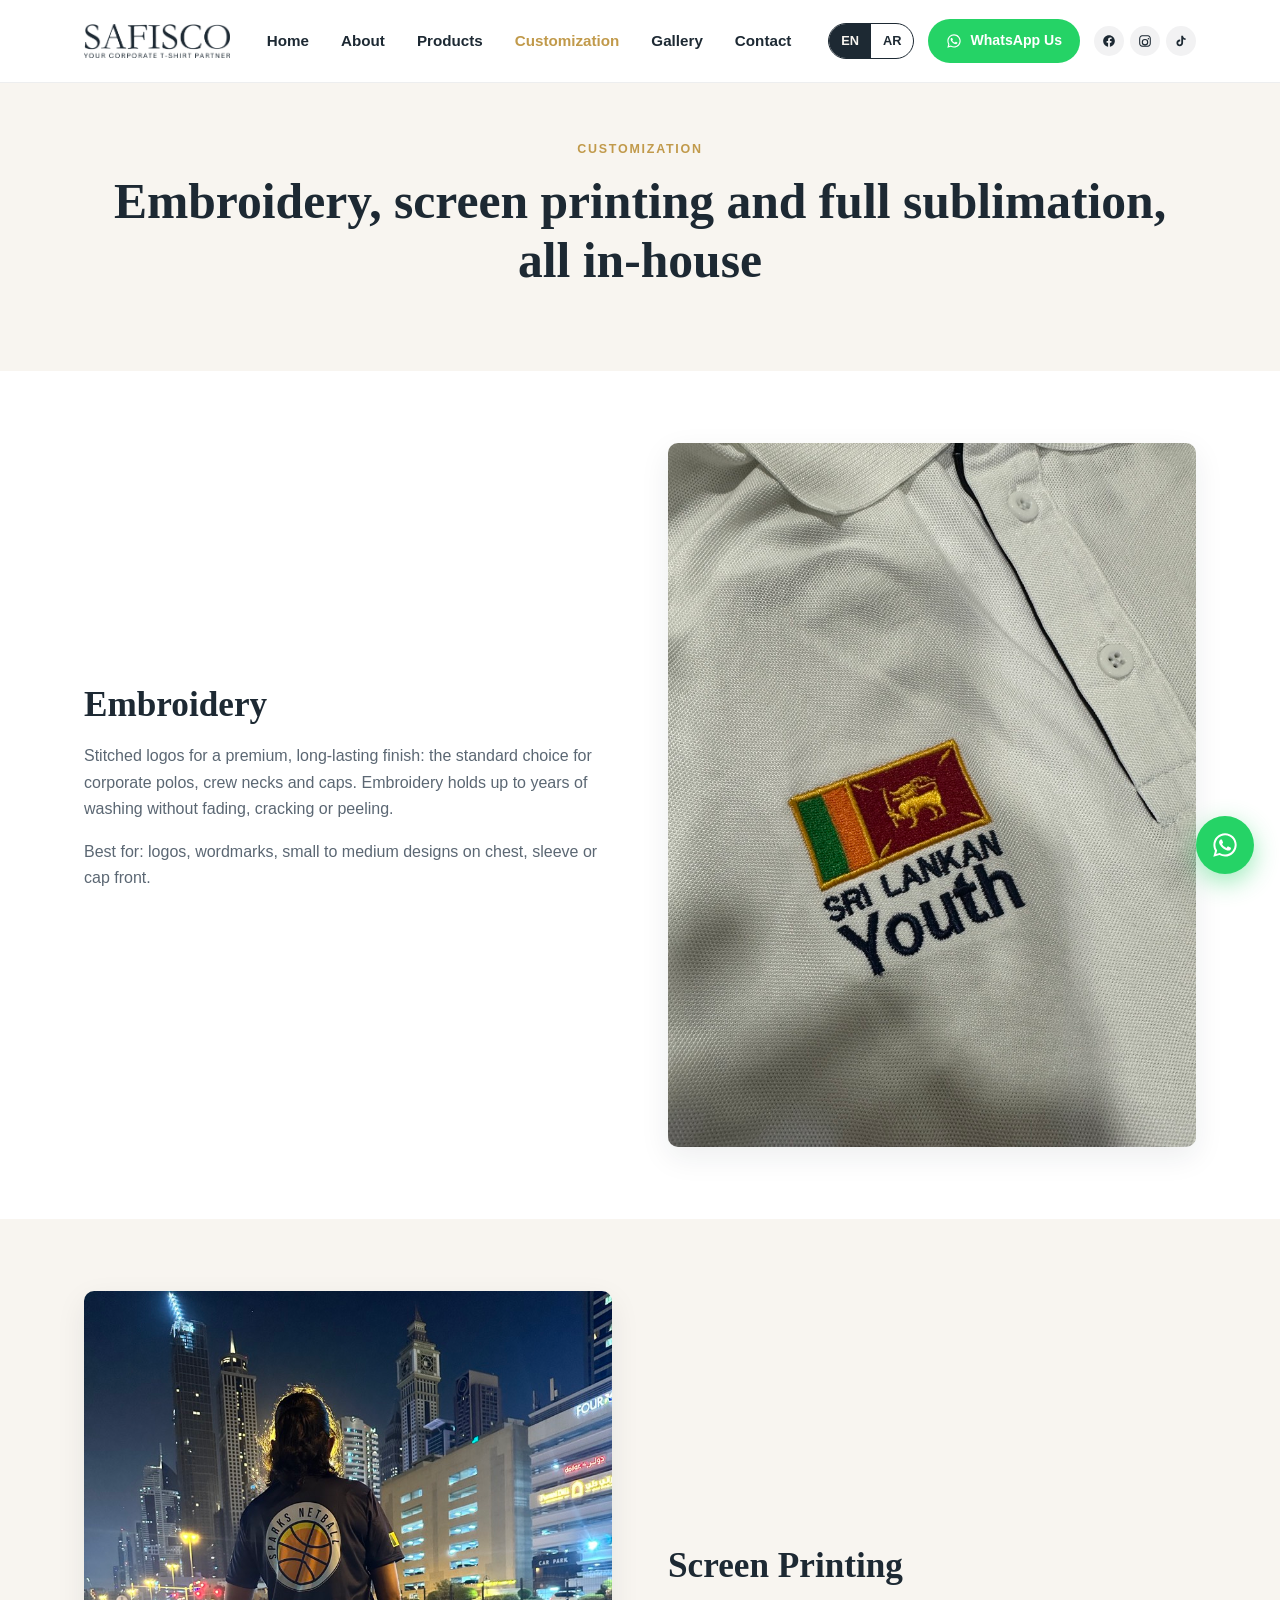
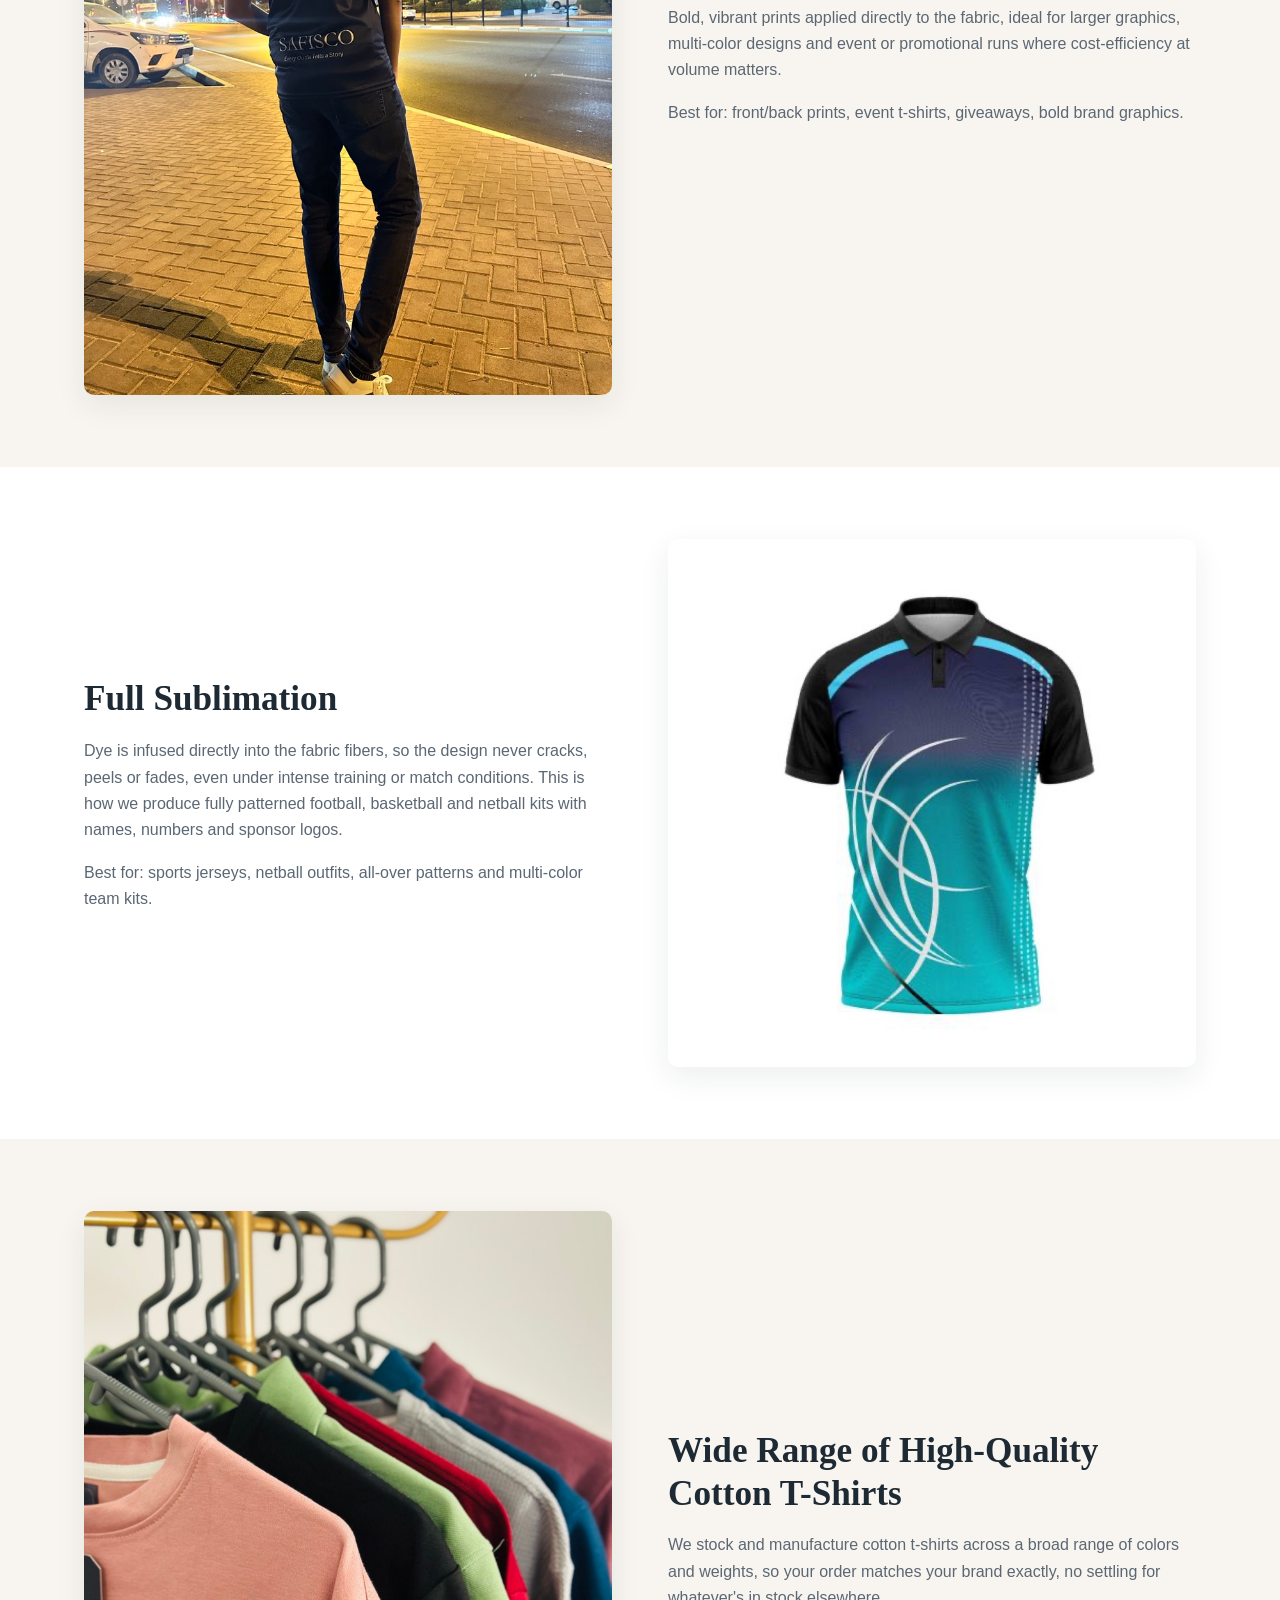
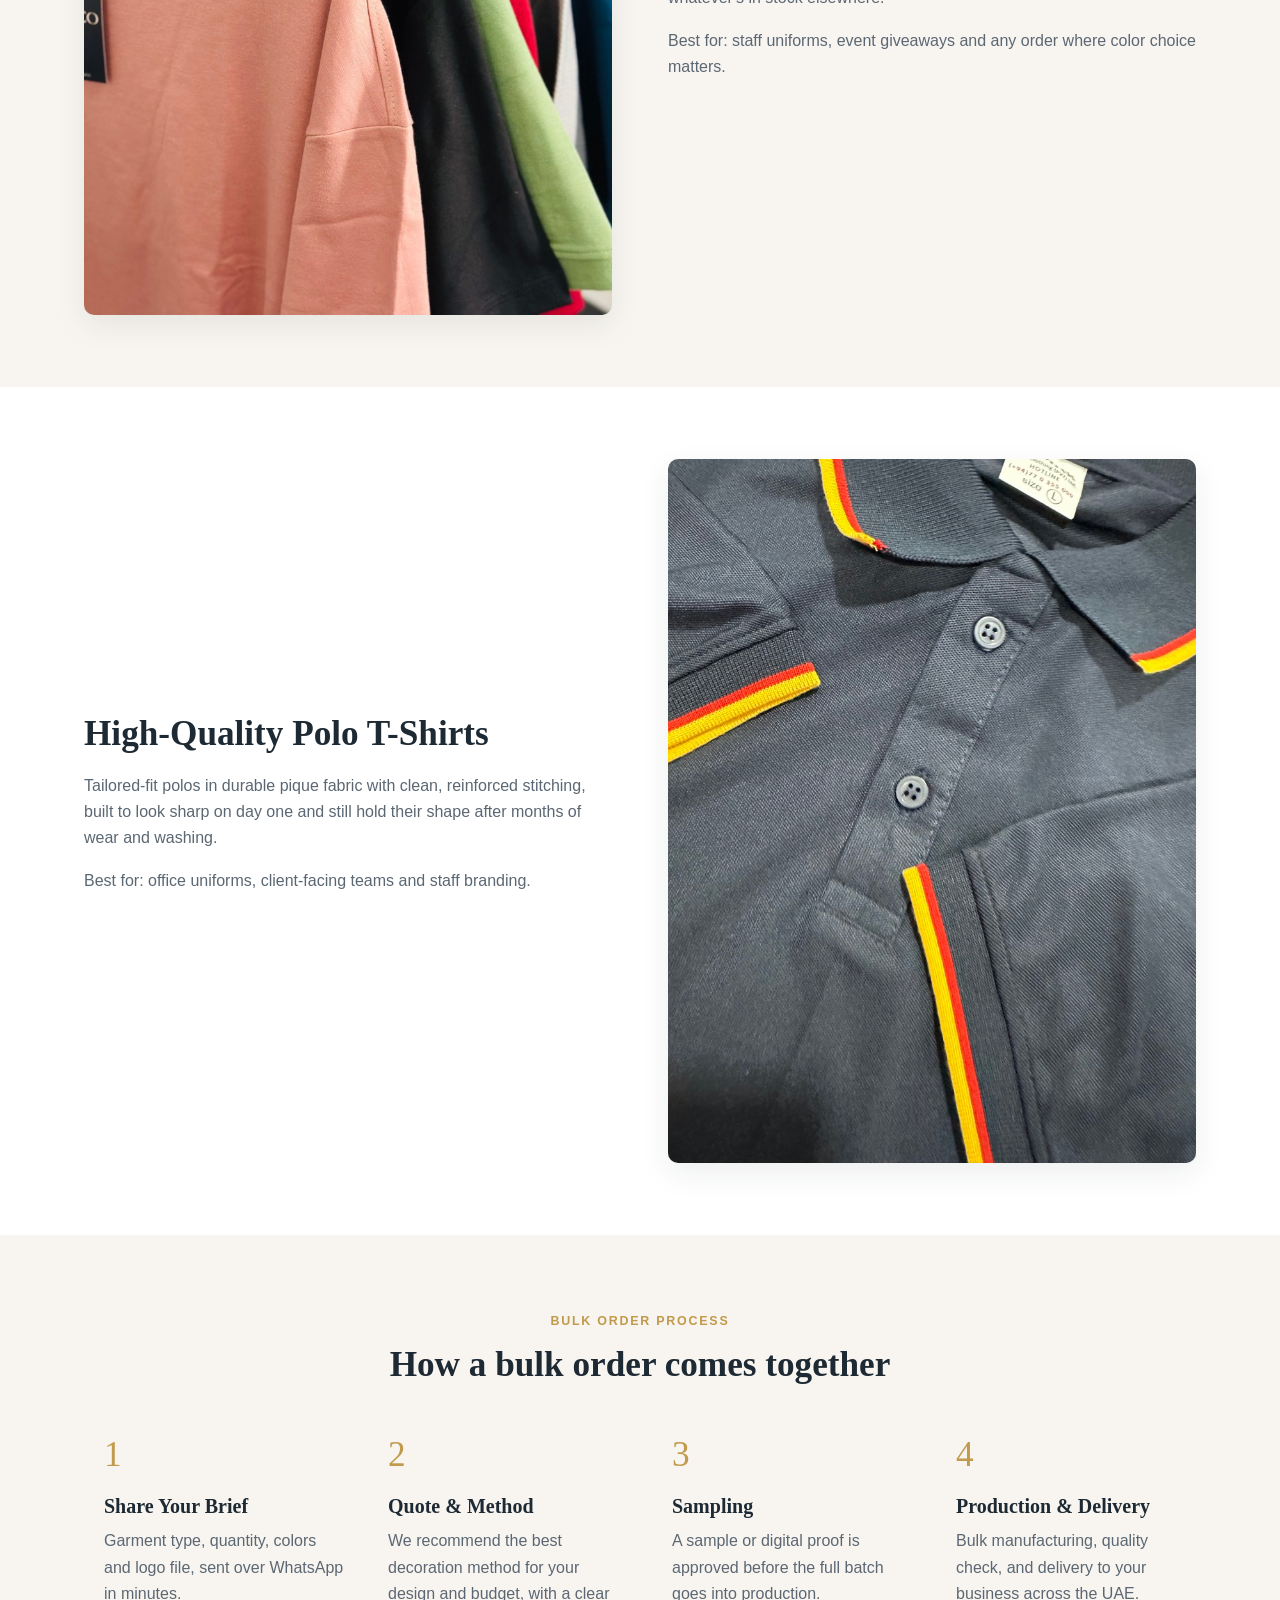
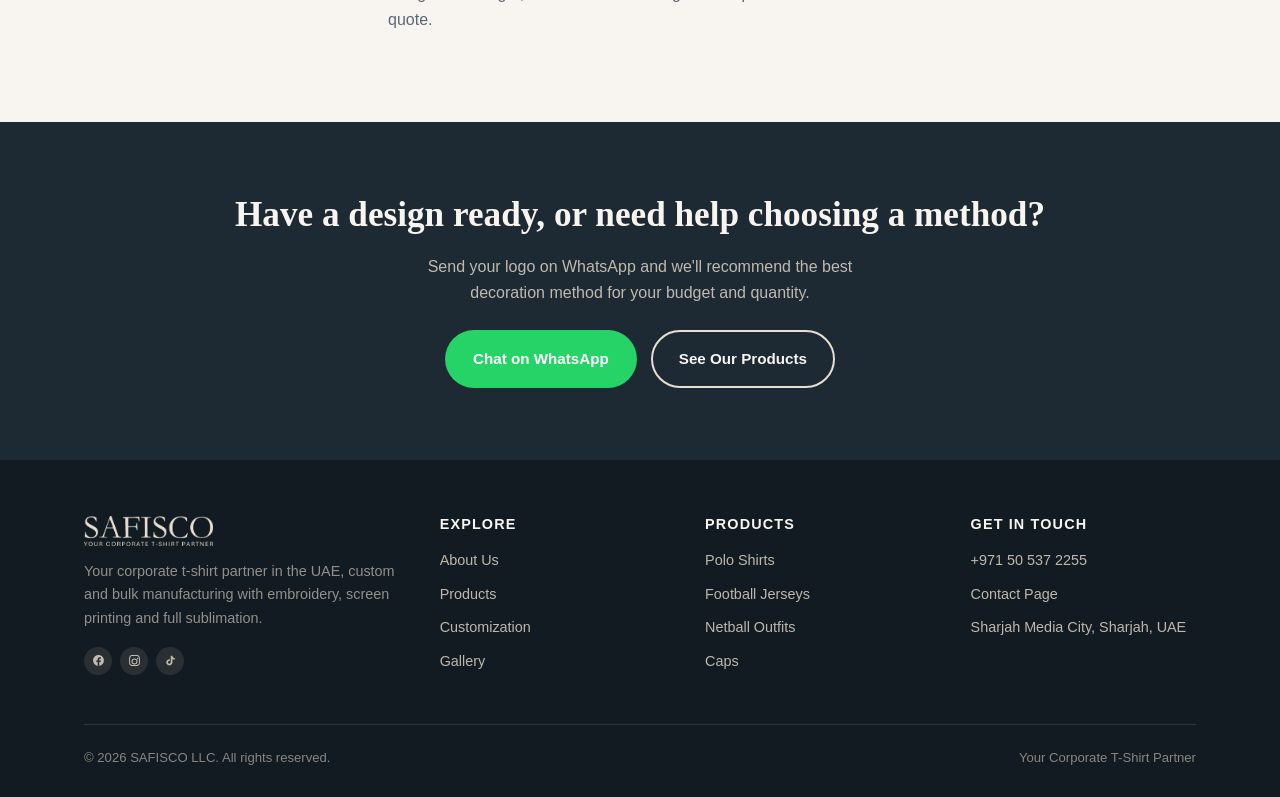
<file: services.html>
<!DOCTYPE html>
<html lang="en">
<head>
<meta charset="UTF-8">
<meta name="viewport" content="width=device-width, initial-scale=1.0">
<title>Embroidery, Screen Printing &amp; Sublimation | SAFISCO UAE</title>
<meta name="description" content="SAFISCO offers in-house embroidery, screen printing and full sublimation for bulk corporate and team apparel orders across the UAE.">
<link rel="canonical" href="https://www.safisco.com/services.html">
<link rel="alternate" hreflang="en" href="https://www.safisco.com/services.html">
<link rel="alternate" hreflang="ar" href="https://www.safisco.com/ar/services.html">
<link rel="alternate" hreflang="x-default" href="https://www.safisco.com/services.html">
<link rel="icon" href="assets/images/brand/favicon-32.png" sizes="32x32">
<link rel="apple-touch-icon" href="assets/images/brand/apple-touch-icon.png">
<link rel="stylesheet" href="assets/css/style.css">
</head>
<body>

<header class="site-header">
  <div class="container">
    <a href="index.html" class="brand"><img src="assets/images/brand/logo-navy.png" alt="SAFISCO: Your Corporate T-Shirt Partner"></a>
    <nav class="main-nav">
      <a href="index.html">Home</a>
      <a href="about.html">About</a>
      <a href="products.html">Products</a>
      <a href="services.html" class="active">Customization</a>
      <a href="gallery.html">Gallery</a>
      <a href="contact.html">Contact</a>
    </nav>
    <div class="header-actions">
      <div class="lang-switch">
        <a href="services.html" class="active">EN</a>
        <a href="ar/services.html">AR</a>
      </div>
      <a class="header-whatsapp" href="https://wa.me/971505372255" target="_blank" rel="noopener">
        <svg viewBox="0 0 24 24" fill="currentColor"><path d="M12.04 2c-5.5 0-9.96 4.46-9.96 9.96 0 1.76.46 3.48 1.34 5L2 22l5.2-1.36a9.9 9.9 0 0 0 4.84 1.23h.01c5.5 0 9.96-4.46 9.96-9.96S17.54 2 12.04 2zm0 18.2h-.01a8.2 8.2 0 0 1-4.19-1.15l-.3-.18-3.09.81.82-3-.2-.31a8.24 8.24 0 1 1 6.97 3.83zm4.52-6.16c-.25-.12-1.47-.72-1.7-.81-.23-.08-.4-.12-.56.13-.17.25-.65.81-.8.98-.15.17-.29.19-.54.06-.25-.12-1.05-.39-2-1.23-.74-.66-1.24-1.47-1.39-1.72-.15-.25-.02-.38.11-.51.11-.11.25-.29.37-.44.12-.15.16-.25.25-.42.08-.17.04-.31-.02-.44-.06-.12-.56-1.36-.77-1.86-.2-.48-.41-.42-.56-.43h-.48c-.17 0-.44.06-.67.31-.23.25-.87.85-.87 2.08s.9 2.42 1.02 2.58c.12.17 1.77 2.7 4.29 3.79.6.26 1.07.41 1.44.53.6.19 1.15.16 1.59.1.48-.07 1.47-.6 1.68-1.18.21-.58.21-1.08.15-1.18-.06-.1-.23-.16-.48-.28z"/></svg>
        <span>WhatsApp Us</span>
      </a>
      <div class="header-social">
        <a href="https://www.facebook.com/safisco.corporate" target="_blank" rel="noopener" aria-label="SAFISCO on Facebook"><svg viewBox="0 0 24 24" fill="currentColor"><path d="M22 12.06C22 6.5 17.52 2 12 2S2 6.5 2 12.06c0 5.02 3.66 9.18 8.44 9.94v-7.03H7.9v-2.91h2.54V9.85c0-2.51 1.49-3.9 3.77-3.9 1.09 0 2.24.2 2.24.2v2.46h-1.26c-1.24 0-1.63.77-1.63 1.56v1.87h2.78l-.45 2.91h-2.33V22c4.78-.76 8.44-4.92 8.44-9.94z"/></svg></a>
        <a href="https://www.instagram.com/safisco.corporate" target="_blank" rel="noopener" aria-label="SAFISCO on Instagram"><svg viewBox="0 0 24 24" fill="currentColor"><path d="M12 2c2.717 0 3.056.01 4.122.06 1.065.05 1.79.217 2.428.465.66.254 1.216.598 1.772 1.153a4.908 4.908 0 0 1 1.153 1.772c.247.637.415 1.363.465 2.428.05 1.066.06 1.405.06 4.122 0 2.717-.01 3.056-.06 4.122-.05 1.065-.218 1.79-.465 2.428a4.883 4.883 0 0 1-1.153 1.772 4.915 4.915 0 0 1-1.772 1.153c-.637.247-1.363.415-2.428.465-1.066.05-1.405.06-4.122.06-2.717 0-3.056-.01-4.122-.06-1.065-.05-1.79-.218-2.428-.465a4.89 4.89 0 0 1-1.772-1.153 4.904 4.904 0 0 1-1.153-1.772c-.248-.637-.415-1.363-.465-2.428C2.01 15.056 2 14.717 2 12c0-2.717.01-3.056.06-4.122.05-1.066.217-1.79.465-2.428a4.88 4.88 0 0 1 1.153-1.772A4.897 4.897 0 0 1 5.45 2.525c.638-.248 1.362-.415 2.428-.465C8.944 2.01 9.283 2 12 2zm0 1.802c-2.67 0-2.987.01-4.04.059-.976.045-1.505.207-1.858.344-.466.181-.8.398-1.15.748-.35.35-.566.683-.747 1.15-.137.352-.3.882-.344 1.857-.048 1.053-.058 1.37-.058 4.04 0 2.67.01 2.987.058 4.04.045.976.207 1.505.344 1.858.181.466.398.8.748 1.15.35.35.683.566 1.15.747.352.137.882.3 1.857.344 1.053.048 1.37.058 4.04.058 2.67 0 2.987-.01 4.04-.058.976-.045 1.505-.207 1.858-.344.466-.181.8-.398 1.15-.748.35-.35.566-.683.747-1.15.137-.352.3-.882.344-1.857.048-1.053.058-1.37.058-4.04 0-2.67-.01-2.987-.058-4.04-.045-.976-.207-1.505-.344-1.858a3.09 3.09 0 0 0-.748-1.15 3.09 3.09 0 0 0-1.15-.747c-.352-.137-.882-.3-1.857-.344-1.053-.048-1.37-.058-4.04-.058zm0 4.595a5.603 5.603 0 1 1 0 11.206 5.603 5.603 0 0 1 0-11.206zm0 9.24a3.638 3.638 0 1 0 0-7.276 3.638 3.638 0 0 0 0 7.276zm7.135-9.463a1.31 1.31 0 1 1-2.618 0 1.31 1.31 0 0 1 2.618 0z"/></svg></a>
        <a href="https://www.tiktok.com/@safisco.corporate" target="_blank" rel="noopener" aria-label="SAFISCO on TikTok"><svg viewBox="0 0 24 24" fill="currentColor"><path d="M16.6 5.82s.51.5 0 0A4.278 4.278 0 0 1 15.54 3h-3.09v12.4a2.592 2.592 0 0 1-2.59 2.5c-1.42 0-2.6-1.16-2.6-2.6 0-1.72 1.66-3.01 3.37-2.48V9.66c-3.45-.46-6.47 2.22-6.47 5.64 0 3.33 2.76 5.7 5.69 5.7 3.14 0 5.69-2.55 5.69-5.7V9.01a7.35 7.35 0 0 0 4.3 1.38V7.3s-1.88.09-3.24-1.48z"/></svg></a>
      </div>
      <button class="nav-toggle" aria-label="Toggle menu" aria-expanded="false"><span></span><span></span><span></span></button>
    </div>
  </div>
</header>

<section class="page-hero">
  <div class="container">
    <span class="eyebrow">Customization</span>
    <h1>Embroidery, screen printing and full sublimation, all in-house</h1>
  </div>
</section>

<section class="bg-white">
  <div class="container">
    <div class="split">
      <div>
        <h2>Embroidery</h2>
        <p>Stitched logos for a premium, long-lasting finish: the standard choice for corporate polos, crew necks and caps. Embroidery holds up to years of washing without fading, cracking or peeling.</p>
        <p>Best for: logos, wordmarks, small to medium designs on chest, sleeve or cap front.</p>
      </div>
      <img src="assets/images/services/embroidery-detail.jpg" alt="Close-up of custom embroidered logo on corporate polo shirt" loading="lazy">
    </div>
  </div>
</section>

<section class="bg-cream">
  <div class="container">
    <div class="split">
      <img src="assets/images/services/screen-printing-tshirt.jpg" alt="Custom screen-printed t-shirt with full back print by SAFISCO" loading="lazy">
      <div>
        <h2>Screen Printing</h2>
        <p>Bold, vibrant prints applied directly to the fabric, ideal for larger graphics, multi-color designs and event or promotional runs where cost-efficiency at volume matters.</p>
        <p>Best for: front/back prints, event t-shirts, giveaways, bold brand graphics.</p>
      </div>
    </div>
  </div>
</section>

<section class="bg-white">
  <div class="container">
    <div class="split">
      <div>
        <h2>Full Sublimation</h2>
        <p>Dye is infused directly into the fabric fibers, so the design never cracks, peels or fades, even under intense training or match conditions. This is how we produce fully patterned football, basketball and netball kits with names, numbers and sponsor logos.</p>
        <p>Best for: sports jerseys, netball outfits, all-over patterns and multi-color team kits.</p>
      </div>
      <img src="assets/images/services/full-sublimation.jpg" alt="Full sublimation printed t-shirts by SAFISCO" loading="lazy">
    </div>
  </div>
</section>

<section class="bg-cream">
  <div class="container">
    <div class="split">
      <img src="assets/images/services/cotton-tshirts-range.jpg" alt="Wide range of high-quality cotton t-shirts in multiple colors on a rack" loading="lazy">
      <div>
        <h2>Wide Range of High-Quality Cotton T-Shirts</h2>
        <p>We stock and manufacture cotton t-shirts across a broad range of colors and weights, so your order matches your brand exactly, no settling for whatever's in stock elsewhere.</p>
        <p>Best for: staff uniforms, event giveaways and any order where color choice matters.</p>
      </div>
    </div>
  </div>
</section>

<section class="bg-white">
  <div class="container">
    <div class="split">
      <div>
        <h2>High-Quality Polo T-Shirts</h2>
        <p>Tailored-fit polos in durable pique fabric with clean, reinforced stitching, built to look sharp on day one and still hold their shape after months of wear and washing.</p>
        <p>Best for: office uniforms, client-facing teams and staff branding.</p>
      </div>
      <img src="assets/images/services/polo-quality-detail.jpg" alt="Close-up of high-quality corporate polo shirt fabric and stitching" loading="lazy">
    </div>
  </div>
</section>

<section class="bg-cream">
  <div class="container">
    <div class="section-head center">
      <span class="eyebrow">Bulk Order Process</span>
      <h2>How a bulk order comes together</h2>
    </div>
    <div class="steps">
      <div class="step">
        <h3>Share Your Brief</h3>
        <p>Garment type, quantity, colors and logo file, sent over WhatsApp in minutes.</p>
      </div>
      <div class="step">
        <h3>Quote &amp; Method</h3>
        <p>We recommend the best decoration method for your design and budget, with a clear quote.</p>
      </div>
      <div class="step">
        <h3>Sampling</h3>
        <p>A sample or digital proof is approved before the full batch goes into production.</p>
      </div>
      <div class="step">
        <h3>Production &amp; Delivery</h3>
        <p>Bulk manufacturing, quality check, and delivery to your business across the UAE.</p>
      </div>
    </div>
  </div>
</section>

<section class="cta-band">
  <div class="container">
    <h2>Have a design ready, or need help choosing a method?</h2>
    <p>Send your logo on WhatsApp and we'll recommend the best decoration method for your budget and quantity.</p>
    <div class="btn-row">
      <a class="btn btn-whatsapp" href="https://wa.me/971505372255?text=Hi%20SAFISCO%2C%20I%27d%20like%20a%20quote%20for%20custom%20t-shirts." target="_blank" rel="noopener">Chat on WhatsApp</a>
      <a class="btn btn-outline" href="products.html">See Our Products</a>
    </div>
  </div>
</section>

<footer class="site-footer">
  <div class="container">
    <div class="footer-grid">
      <div>
        <img src="assets/images/brand/logo-cream.png" alt="SAFISCO">
        <p>Your corporate t-shirt partner in the UAE, custom and bulk manufacturing with embroidery, screen printing and full sublimation.</p>
        <div class="social-links">
          <a href="https://www.facebook.com/safisco.corporate" target="_blank" rel="noopener" aria-label="SAFISCO on Facebook"><svg viewBox="0 0 24 24" fill="currentColor"><path d="M22 12.06C22 6.5 17.52 2 12 2S2 6.5 2 12.06c0 5.02 3.66 9.18 8.44 9.94v-7.03H7.9v-2.91h2.54V9.85c0-2.51 1.49-3.9 3.77-3.9 1.09 0 2.24.2 2.24.2v2.46h-1.26c-1.24 0-1.63.77-1.63 1.56v1.87h2.78l-.45 2.91h-2.33V22c4.78-.76 8.44-4.92 8.44-9.94z"/></svg></a>
          <a href="https://www.instagram.com/safisco.corporate" target="_blank" rel="noopener" aria-label="SAFISCO on Instagram"><svg viewBox="0 0 24 24" fill="currentColor"><path d="M12 2c2.717 0 3.056.01 4.122.06 1.065.05 1.79.217 2.428.465.66.254 1.216.598 1.772 1.153a4.908 4.908 0 0 1 1.153 1.772c.247.637.415 1.363.465 2.428.05 1.066.06 1.405.06 4.122 0 2.717-.01 3.056-.06 4.122-.05 1.065-.218 1.79-.465 2.428a4.883 4.883 0 0 1-1.153 1.772 4.915 4.915 0 0 1-1.772 1.153c-.637.247-1.363.415-2.428.465-1.066.05-1.405.06-4.122.06-2.717 0-3.056-.01-4.122-.06-1.065-.05-1.79-.218-2.428-.465a4.89 4.89 0 0 1-1.772-1.153 4.904 4.904 0 0 1-1.153-1.772c-.248-.637-.415-1.363-.465-2.428C2.01 15.056 2 14.717 2 12c0-2.717.01-3.056.06-4.122.05-1.066.217-1.79.465-2.428a4.88 4.88 0 0 1 1.153-1.772A4.897 4.897 0 0 1 5.45 2.525c.638-.248 1.362-.415 2.428-.465C8.944 2.01 9.283 2 12 2zm0 1.802c-2.67 0-2.987.01-4.04.059-.976.045-1.505.207-1.858.344-.466.181-.8.398-1.15.748-.35.35-.566.683-.747 1.15-.137.352-.3.882-.344 1.857-.048 1.053-.058 1.37-.058 4.04 0 2.67.01 2.987.058 4.04.045.976.207 1.505.344 1.858.181.466.398.8.748 1.15.35.35.683.566 1.15.747.352.137.882.3 1.857.344 1.053.048 1.37.058 4.04.058 2.67 0 2.987-.01 4.04-.058.976-.045 1.505-.207 1.858-.344.466-.181.8-.398 1.15-.748.35-.35.566-.683.747-1.15.137-.352.3-.882.344-1.857.048-1.053.058-1.37.058-4.04 0-2.67-.01-2.987-.058-4.04-.045-.976-.207-1.505-.344-1.858a3.09 3.09 0 0 0-.748-1.15 3.09 3.09 0 0 0-1.15-.747c-.352-.137-.882-.3-1.857-.344-1.053-.048-1.37-.058-4.04-.058zm0 4.595a5.603 5.603 0 1 1 0 11.206 5.603 5.603 0 0 1 0-11.206zm0 9.24a3.638 3.638 0 1 0 0-7.276 3.638 3.638 0 0 0 0 7.276zm7.135-9.463a1.31 1.31 0 1 1-2.618 0 1.31 1.31 0 0 1 2.618 0z"/></svg></a>
          <a href="https://www.tiktok.com/@safisco.corporate" target="_blank" rel="noopener" aria-label="SAFISCO on TikTok"><svg viewBox="0 0 24 24" fill="currentColor"><path d="M16.6 5.82s.51.5 0 0A4.278 4.278 0 0 1 15.54 3h-3.09v12.4a2.592 2.592 0 0 1-2.59 2.5c-1.42 0-2.6-1.16-2.6-2.6 0-1.72 1.66-3.01 3.37-2.48V9.66c-3.45-.46-6.47 2.22-6.47 5.64 0 3.33 2.76 5.7 5.69 5.7 3.14 0 5.69-2.55 5.69-5.7V9.01a7.35 7.35 0 0 0 4.3 1.38V7.3s-1.88.09-3.24-1.48z"/></svg></a>
        </div>
      </div>
      <div>
        <h4>Explore</h4>
        <ul>
          <li><a href="about.html">About Us</a></li>
          <li><a href="products.html">Products</a></li>
          <li><a href="services.html">Customization</a></li>
          <li><a href="gallery.html">Gallery</a></li>
        </ul>
      </div>
      <div>
        <h4>Products</h4>
        <ul>
          <li><a href="products.html#polo">Polo Shirts</a></li>
          <li><a href="products.html#football">Football Jerseys</a></li>
          <li><a href="products.html#netball">Netball Outfits</a></li>
          <li><a href="products.html#caps">Caps</a></li>
        </ul>
      </div>
      <div>
        <h4>Get in Touch</h4>
        <ul>
          <li><a href="https://wa.me/971505372255" target="_blank" rel="noopener">+971 50 537 2255</a></li>
          <li><a href="contact.html">Contact Page</a></li>
          <li>Sharjah Media City, Sharjah, UAE</li>
        </ul>
      </div>
    </div>
    <div class="footer-bottom">
      <span>&copy; <span data-year>2026</span> SAFISCO LLC. All rights reserved.</span>
      <span>Your Corporate T-Shirt Partner</span>
    </div>
  </div>
</footer>

<a class="whatsapp-float" href="https://wa.me/971505372255?text=Hi%20SAFISCO%2C%20I%27d%20like%20a%20quote%20for%20custom%20t-shirts." target="_blank" rel="noopener" aria-label="Chat on WhatsApp">
  <svg viewBox="0 0 24 24" fill="currentColor"><path d="M12.04 2c-5.5 0-9.96 4.46-9.96 9.96 0 1.76.46 3.48 1.34 5L2 22l5.2-1.36a9.9 9.9 0 0 0 4.84 1.23h.01c5.5 0 9.96-4.46 9.96-9.96S17.54 2 12.04 2zm0 18.2h-.01a8.2 8.2 0 0 1-4.19-1.15l-.3-.18-3.09.81.82-3-.2-.31a8.24 8.24 0 1 1 6.97 3.83zm4.52-6.16c-.25-.12-1.47-.72-1.7-.81-.23-.08-.4-.12-.56.13-.17.25-.65.81-.8.98-.15.17-.29.19-.54.06-.25-.12-1.05-.39-2-1.23-.74-.66-1.24-1.47-1.39-1.72-.15-.25-.02-.38.11-.51.11-.11.25-.29.37-.44.12-.15.16-.25.25-.42.08-.17.04-.31-.02-.44-.06-.12-.56-1.36-.77-1.86-.2-.48-.41-.42-.56-.43h-.48c-.17 0-.44.06-.67.31-.23.25-.87.85-.87 2.08s.9 2.42 1.02 2.58c.12.17 1.77 2.7 4.29 3.79.6.26 1.07.41 1.44.53.6.19 1.15.16 1.59.1.48-.07 1.47-.6 1.68-1.18.21-.58.21-1.08.15-1.18-.06-.1-.23-.16-.48-.28z"/></svg>
</a>

<script src="assets/js/main.js"></script>
</body>
</html>
</file>
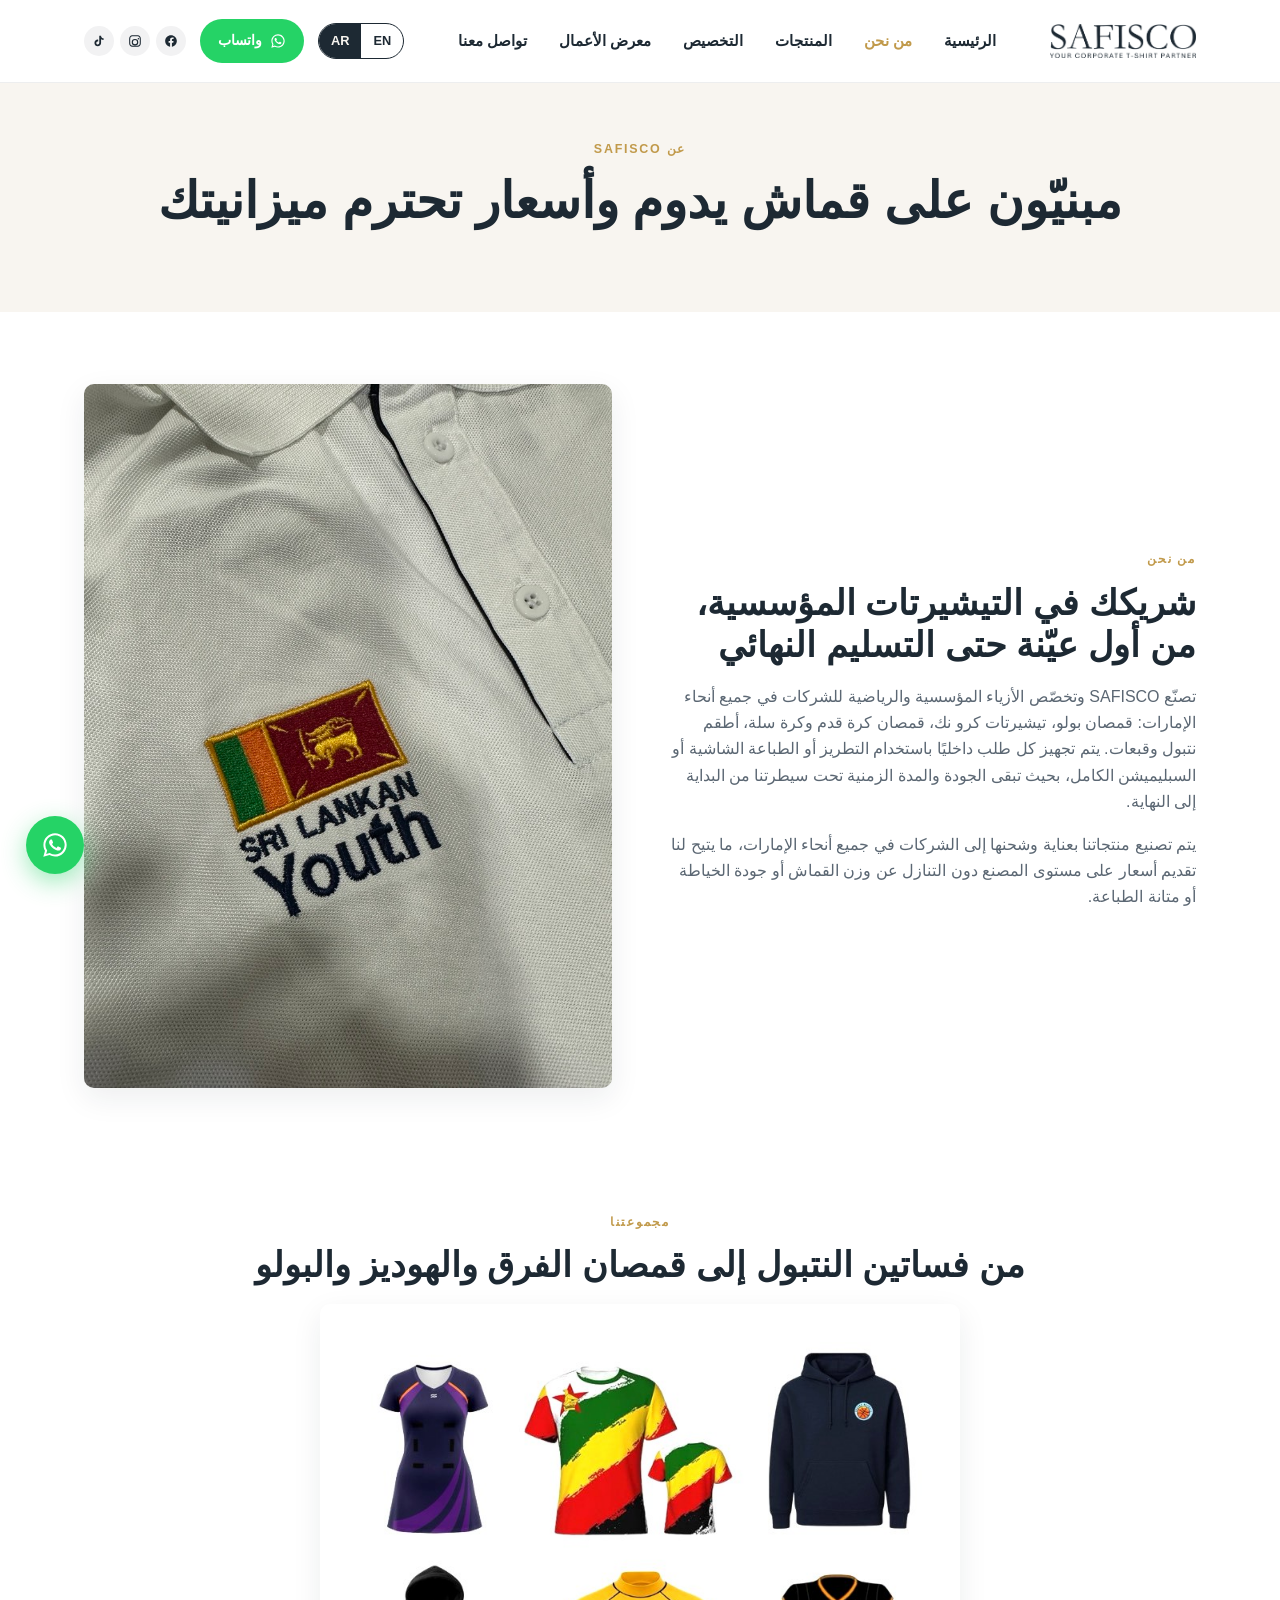
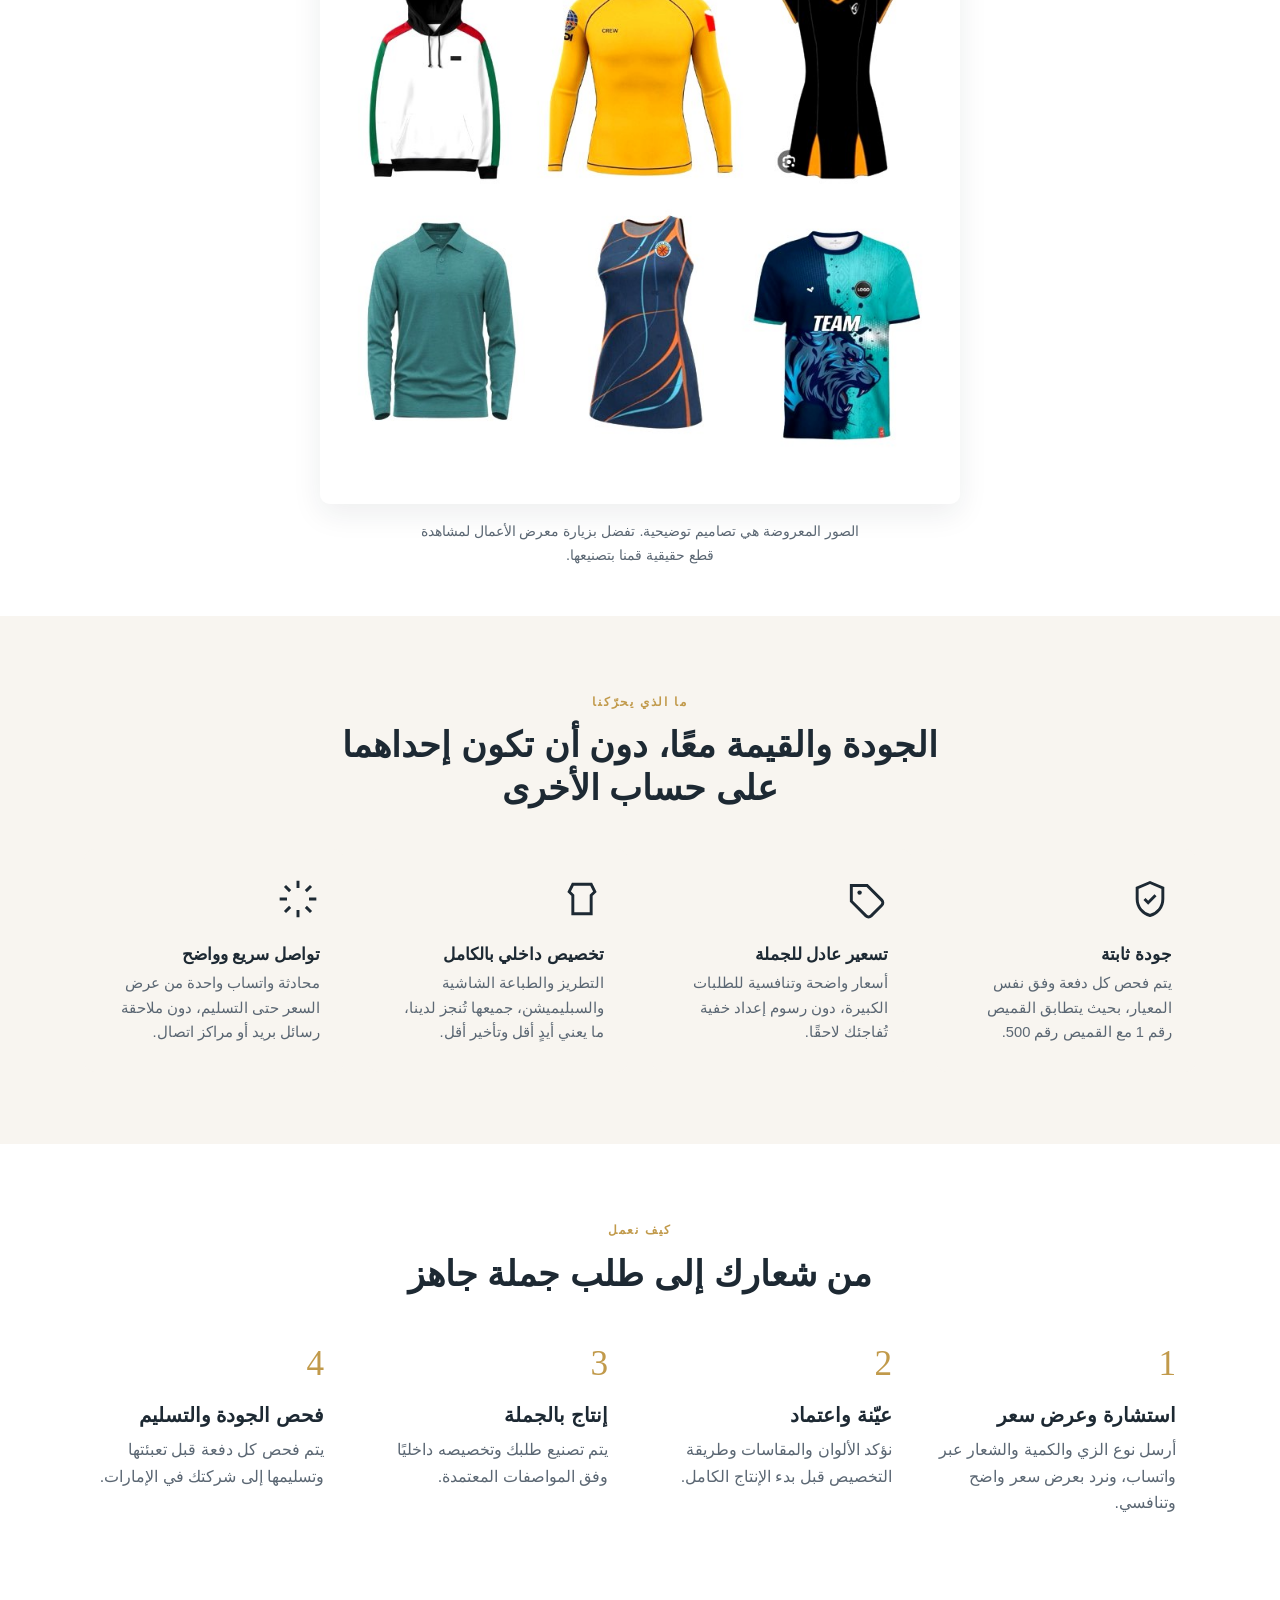
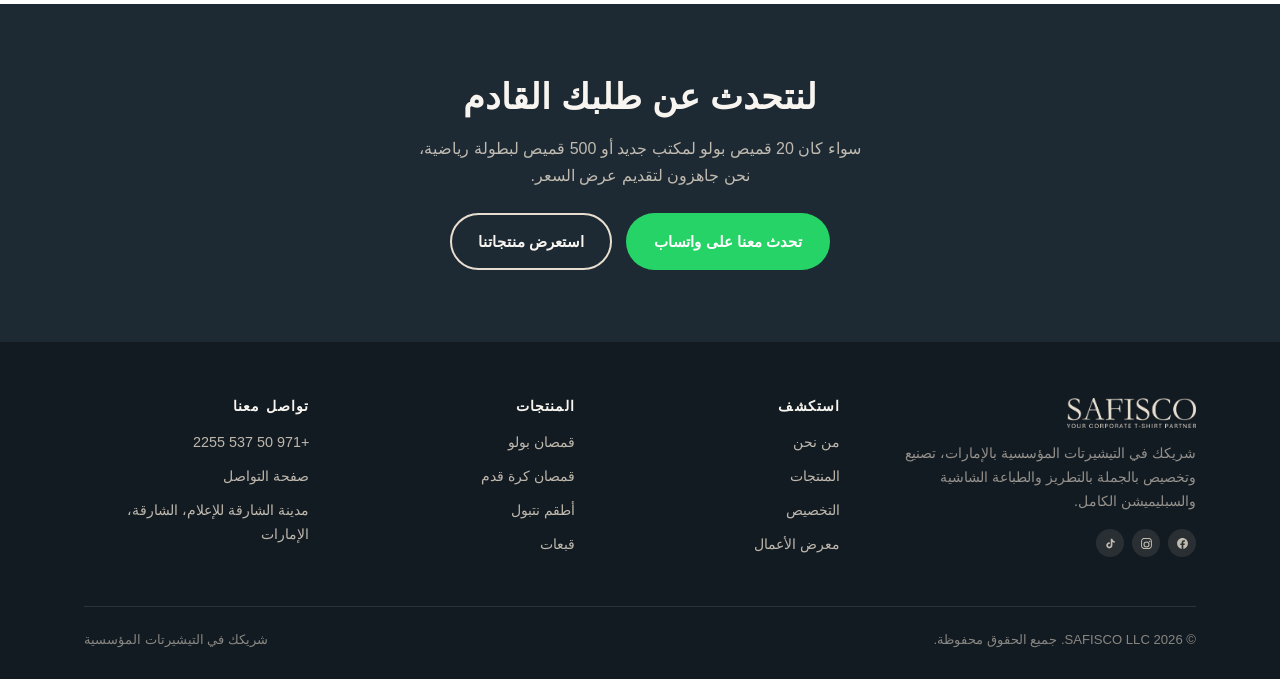
<file: ar/about.html>
<!DOCTYPE html>
<html lang="ar" dir="rtl">
<head>
<meta charset="UTF-8">
<meta name="viewport" content="width=device-width, initial-scale=1.0">
<title>عن SAFISCO | مُصنّع التيشيرتات المؤسسية في الإمارات</title>
<meta name="description" content="تصنع SAFISCO الأزياء المؤسسية والرياضية للشركات في جميع أنحاء الإمارات، وتجمع بين جودة الأقمشة والتخصيص الداخلي والأسعار التنافسية للطلبات بالجملة.">
<link rel="canonical" href="https://www.safisco.com/ar/about.html">
<link rel="alternate" hreflang="en" href="https://www.safisco.com/about.html">
<link rel="alternate" hreflang="ar" href="https://www.safisco.com/ar/about.html">
<link rel="alternate" hreflang="x-default" href="https://www.safisco.com/about.html">
<link rel="icon" href="../assets/images/brand/favicon-32.png" sizes="32x32">
<link rel="apple-touch-icon" href="../assets/images/brand/apple-touch-icon.png">
<link rel="stylesheet" href="../assets/css/style.css">
</head>
<body>

<header class="site-header">
  <div class="container">
    <a href="index.html" class="brand"><img src="../assets/images/brand/logo-navy.png" alt="SAFISCO: شريكك في التيشيرتات المؤسسية"></a>
    <nav class="main-nav">
      <a href="index.html">الرئيسية</a>
      <a href="about.html" class="active">من نحن</a>
      <a href="products.html">المنتجات</a>
      <a href="services.html">التخصيص</a>
      <a href="gallery.html">معرض الأعمال</a>
      <a href="contact.html">تواصل معنا</a>
    </nav>
    <div class="header-actions">
      <div class="lang-switch">
        <a href="../about.html">EN</a>
        <a href="about.html" class="active">AR</a>
      </div>
      <a class="header-whatsapp" href="https://wa.me/971505372255" target="_blank" rel="noopener">
        <svg viewBox="0 0 24 24" fill="currentColor"><path d="M12.04 2c-5.5 0-9.96 4.46-9.96 9.96 0 1.76.46 3.48 1.34 5L2 22l5.2-1.36a9.9 9.9 0 0 0 4.84 1.23h.01c5.5 0 9.96-4.46 9.96-9.96S17.54 2 12.04 2zm0 18.2h-.01a8.2 8.2 0 0 1-4.19-1.15l-.3-.18-3.09.81.82-3-.2-.31a8.24 8.24 0 1 1 6.97 3.83zm4.52-6.16c-.25-.12-1.47-.72-1.7-.81-.23-.08-.4-.12-.56.13-.17.25-.65.81-.8.98-.15.17-.29.19-.54.06-.25-.12-1.05-.39-2-1.23-.74-.66-1.24-1.47-1.39-1.72-.15-.25-.02-.38.11-.51.11-.11.25-.29.37-.44.12-.15.16-.25.25-.42.08-.17.04-.31-.02-.44-.06-.12-.56-1.36-.77-1.86-.2-.48-.41-.42-.56-.43h-.48c-.17 0-.44.06-.67.31-.23.25-.87.85-.87 2.08s.9 2.42 1.02 2.58c.12.17 1.77 2.7 4.29 3.79.6.26 1.07.41 1.44.53.6.19 1.15.16 1.59.1.48-.07 1.47-.6 1.68-1.18.21-.58.21-1.08.15-1.18-.06-.1-.23-.16-.48-.28z"/></svg>
        <span>واتساب</span>
      </a>
      <div class="header-social">
        <a href="https://www.facebook.com/safisco.corporate" target="_blank" rel="noopener" aria-label="سافيسكو على فيسبوك"><svg viewBox="0 0 24 24" fill="currentColor"><path d="M22 12.06C22 6.5 17.52 2 12 2S2 6.5 2 12.06c0 5.02 3.66 9.18 8.44 9.94v-7.03H7.9v-2.91h2.54V9.85c0-2.51 1.49-3.9 3.77-3.9 1.09 0 2.24.2 2.24.2v2.46h-1.26c-1.24 0-1.63.77-1.63 1.56v1.87h2.78l-.45 2.91h-2.33V22c4.78-.76 8.44-4.92 8.44-9.94z"/></svg></a>
        <a href="https://www.instagram.com/safisco.corporate" target="_blank" rel="noopener" aria-label="سافيسكو على إنستغرام"><svg viewBox="0 0 24 24" fill="currentColor"><path d="M12 2c2.717 0 3.056.01 4.122.06 1.065.05 1.79.217 2.428.465.66.254 1.216.598 1.772 1.153a4.908 4.908 0 0 1 1.153 1.772c.247.637.415 1.363.465 2.428.05 1.066.06 1.405.06 4.122 0 2.717-.01 3.056-.06 4.122-.05 1.065-.218 1.79-.465 2.428a4.883 4.883 0 0 1-1.153 1.772 4.915 4.915 0 0 1-1.772 1.153c-.637.247-1.363.415-2.428.465-1.066.05-1.405.06-4.122.06-2.717 0-3.056-.01-4.122-.06-1.065-.05-1.79-.218-2.428-.465a4.89 4.89 0 0 1-1.772-1.153 4.904 4.904 0 0 1-1.153-1.772c-.248-.637-.415-1.363-.465-2.428C2.01 15.056 2 14.717 2 12c0-2.717.01-3.056.06-4.122.05-1.066.217-1.79.465-2.428a4.88 4.88 0 0 1 1.153-1.772A4.897 4.897 0 0 1 5.45 2.525c.638-.248 1.362-.415 2.428-.465C8.944 2.01 9.283 2 12 2zm0 1.802c-2.67 0-2.987.01-4.04.059-.976.045-1.505.207-1.858.344-.466.181-.8.398-1.15.748-.35.35-.566.683-.747 1.15-.137.352-.3.882-.344 1.857-.048 1.053-.058 1.37-.058 4.04 0 2.67.01 2.987.058 4.04.045.976.207 1.505.344 1.858.181.466.398.8.748 1.15.35.35.683.566 1.15.747.352.137.882.3 1.857.344 1.053.048 1.37.058 4.04.058 2.67 0 2.987-.01 4.04-.058.976-.045 1.505-.207 1.858-.344.466-.181.8-.398 1.15-.748.35-.35.566-.683.747-1.15.137-.352.3-.882.344-1.857.048-1.053.058-1.37.058-4.04 0-2.67-.01-2.987-.058-4.04-.045-.976-.207-1.505-.344-1.858a3.09 3.09 0 0 0-.748-1.15 3.09 3.09 0 0 0-1.15-.747c-.352-.137-.882-.3-1.857-.344-1.053-.048-1.37-.058-4.04-.058zm0 4.595a5.603 5.603 0 1 1 0 11.206 5.603 5.603 0 0 1 0-11.206zm0 9.24a3.638 3.638 0 1 0 0-7.276 3.638 3.638 0 0 0 0 7.276zm7.135-9.463a1.31 1.31 0 1 1-2.618 0 1.31 1.31 0 0 1 2.618 0z"/></svg></a>
        <a href="https://www.tiktok.com/@safisco.corporate" target="_blank" rel="noopener" aria-label="سافيسكو على تيك توك"><svg viewBox="0 0 24 24" fill="currentColor"><path d="M16.6 5.82s.51.5 0 0A4.278 4.278 0 0 1 15.54 3h-3.09v12.4a2.592 2.592 0 0 1-2.59 2.5c-1.42 0-2.6-1.16-2.6-2.6 0-1.72 1.66-3.01 3.37-2.48V9.66c-3.45-.46-6.47 2.22-6.47 5.64 0 3.33 2.76 5.7 5.69 5.7 3.14 0 5.69-2.55 5.69-5.7V9.01a7.35 7.35 0 0 0 4.3 1.38V7.3s-1.88.09-3.24-1.48z"/></svg></a>
      </div>
      <button class="nav-toggle" aria-label="Toggle menu" aria-expanded="false"><span></span><span></span><span></span></button>
    </div>
  </div>
</header>

<section class="page-hero">
  <div class="container">
    <span class="eyebrow">عن SAFISCO</span>
    <h1>مبنيّون على قماش يدوم وأسعار تحترم ميزانيتك</h1>
  </div>
</section>

<section class="bg-white">
  <div class="container split">
    <div>
      <span class="eyebrow">من نحن</span>
      <h2>شريكك في التيشيرتات المؤسسية، من أول عيّنة حتى التسليم النهائي</h2>
      <p>تصنّع SAFISCO وتخصّص الأزياء المؤسسية والرياضية للشركات في جميع أنحاء الإمارات: قمصان بولو، تيشيرتات كرو نك، قمصان كرة قدم وكرة سلة، أطقم نتبول وقبعات. يتم تجهيز كل طلب داخليًا باستخدام التطريز أو الطباعة الشاشية أو السبليميشن الكامل، بحيث تبقى الجودة والمدة الزمنية تحت سيطرتنا من البداية إلى النهاية.</p>
      <p>يتم تصنيع منتجاتنا بعناية وشحنها إلى الشركات في جميع أنحاء الإمارات، ما يتيح لنا تقديم أسعار على مستوى المصنع دون التنازل عن وزن القماش أو جودة الخياطة أو متانة الطباعة.</p>
    </div>
    <img src="../assets/images/gallery/polos-rack-wide.jpg" alt="رف من قمصان بولو مؤسسية مخصصة جاهزة بألوان متعددة" loading="lazy">
  </div>
</section>

<section class="bg-white section-tight">
  <div class="container showcase">
    <span class="eyebrow">مجموعتنا</span>
    <h2>من فساتين النتبول إلى قمصان الفرق والهوديز والبولو</h2>
    <img src="../assets/images/about/product-range.jpg" alt="عرض توضيحي لفئات منتجات SAFISCO: فستان نتبول، قمصان سبليميشن، هوديز وقمصان بولو" loading="lazy">
    <p class="caption">الصور المعروضة هي تصاميم توضيحية. تفضل بزيارة <a href="gallery.html">معرض الأعمال</a> لمشاهدة قطع حقيقية قمنا بتصنيعها.</p>
  </div>
</section>

<section class="bg-cream">
  <div class="container">
    <div class="section-head center">
      <span class="eyebrow">ما الذي يحرّكنا</span>
      <h2>الجودة والقيمة معًا، دون أن تكون إحداهما على حساب الأخرى</h2>
    </div>
    <div class="value-grid">
      <div class="value-card">
        <svg class="icon" viewBox="0 0 24 24" fill="none" stroke="currentColor" stroke-width="1.6"><path d="M12 3l7 3v6c0 4.5-3 8-7 9-4-1-7-4.5-7-9V6l7-3z"/><path d="M9 12l2 2 4-4"/></svg>
        <h3>جودة ثابتة</h3>
        <p>يتم فحص كل دفعة وفق نفس المعيار، بحيث يتطابق القميص رقم 1 مع القميص رقم 500.</p>
      </div>
      <div class="value-card">
        <svg class="icon" viewBox="0 0 24 24" fill="none" stroke="currentColor" stroke-width="1.6"><path d="M20.6 12.6l-8-8H4v8.6l8 8a2 2 0 0 0 2.8 0l5.8-5.8a2 2 0 0 0 0-2.8z"/><circle cx="8.5" cy="8.5" r="1.2" fill="currentColor" stroke="none"/></svg>
        <h3>تسعير عادل للجملة</h3>
        <p>أسعار واضحة وتنافسية للطلبات الكبيرة، دون رسوم إعداد خفية تُفاجئك لاحقًا.</p>
      </div>
      <div class="value-card">
        <svg class="icon" viewBox="0 0 24 24" fill="none" stroke="currentColor" stroke-width="1.6"><path d="M7 4h10l2 4-2 2v10H7V10L5 8l2-4z"/></svg>
        <h3>تخصيص داخلي بالكامل</h3>
        <p>التطريز والطباعة الشاشية والسبليميشن، جميعها تُنجز لدينا، ما يعني أيدٍ أقل وتأخير أقل.</p>
      </div>
      <div class="value-card">
        <svg class="icon" viewBox="0 0 24 24" fill="none" stroke="currentColor" stroke-width="1.6"><path d="M12 2v4M12 18v4M4.9 4.9l2.8 2.8M16.3 16.3l2.8 2.8M2 12h4M18 12h4M4.9 19.1l2.8-2.8M16.3 7.7l2.8-2.8"/></svg>
        <h3>تواصل سريع وواضح</h3>
        <p>محادثة واتساب واحدة من عرض السعر حتى التسليم، دون ملاحقة رسائل بريد أو مراكز اتصال.</p>
      </div>
    </div>
  </div>
</section>

<section class="bg-white">
  <div class="container">
    <div class="section-head center">
      <span class="eyebrow">كيف نعمل</span>
      <h2>من شعارك إلى طلب جملة جاهز</h2>
    </div>
    <div class="steps">
      <div class="step">
        <h3>استشارة وعرض سعر</h3>
        <p>أرسل نوع الزي والكمية والشعار عبر واتساب، ونرد بعرض سعر واضح وتنافسي.</p>
      </div>
      <div class="step">
        <h3>عيّنة واعتماد</h3>
        <p>نؤكد الألوان والمقاسات وطريقة التخصيص قبل بدء الإنتاج الكامل.</p>
      </div>
      <div class="step">
        <h3>إنتاج بالجملة</h3>
        <p>يتم تصنيع طلبك وتخصيصه داخليًا وفق المواصفات المعتمدة.</p>
      </div>
      <div class="step">
        <h3>فحص الجودة والتسليم</h3>
        <p>يتم فحص كل دفعة قبل تعبئتها وتسليمها إلى شركتك في الإمارات.</p>
      </div>
    </div>
  </div>
</section>

<section class="cta-band">
  <div class="container">
    <h2>لنتحدث عن طلبك القادم</h2>
    <p>سواء كان 20 قميص بولو لمكتب جديد أو 500 قميص لبطولة رياضية، نحن جاهزون لتقديم عرض السعر.</p>
    <div class="btn-row">
      <a class="btn btn-whatsapp" href="https://wa.me/971505372255?text=%D9%85%D8%B1%D8%AD%D8%A8%D8%A7%D9%8B%20SAFISCO%D8%8C%20%D8%A3%D8%B1%D8%BA%D8%A8%20%D9%81%D9%8A%20%D8%A7%D9%84%D8%AD%D8%B5%D9%88%D9%84%20%D8%B9%D9%84%D9%89%20%D8%B9%D8%B1%D8%B6%20%D8%B3%D8%B9%D8%B1%20%D9%84%D8%AA%D9%8A%D8%B4%D9%8A%D8%B1%D8%AA%D8%A7%D8%AA%20%D9%85%D8%AE%D8%B5%D8%B5%D8%A9." target="_blank" rel="noopener">تحدث معنا على واتساب</a>
      <a class="btn btn-outline" href="products.html">استعرض منتجاتنا</a>
    </div>
  </div>
</section>

<footer class="site-footer">
  <div class="container">
    <div class="footer-grid">
      <div>
        <img src="../assets/images/brand/logo-cream.png" alt="SAFISCO">
        <p>شريكك في التيشيرتات المؤسسية بالإمارات، تصنيع وتخصيص بالجملة بالتطريز والطباعة الشاشية والسبليميشن الكامل.</p>
        <div class="social-links">
          <a href="https://www.facebook.com/safisco.corporate" target="_blank" rel="noopener" aria-label="سافيسكو على فيسبوك"><svg viewBox="0 0 24 24" fill="currentColor"><path d="M22 12.06C22 6.5 17.52 2 12 2S2 6.5 2 12.06c0 5.02 3.66 9.18 8.44 9.94v-7.03H7.9v-2.91h2.54V9.85c0-2.51 1.49-3.9 3.77-3.9 1.09 0 2.24.2 2.24.2v2.46h-1.26c-1.24 0-1.63.77-1.63 1.56v1.87h2.78l-.45 2.91h-2.33V22c4.78-.76 8.44-4.92 8.44-9.94z"/></svg></a>
          <a href="https://www.instagram.com/safisco.corporate" target="_blank" rel="noopener" aria-label="سافيسكو على إنستغرام"><svg viewBox="0 0 24 24" fill="currentColor"><path d="M12 2c2.717 0 3.056.01 4.122.06 1.065.05 1.79.217 2.428.465.66.254 1.216.598 1.772 1.153a4.908 4.908 0 0 1 1.153 1.772c.247.637.415 1.363.465 2.428.05 1.066.06 1.405.06 4.122 0 2.717-.01 3.056-.06 4.122-.05 1.065-.218 1.79-.465 2.428a4.883 4.883 0 0 1-1.153 1.772 4.915 4.915 0 0 1-1.772 1.153c-.637.247-1.363.415-2.428.465-1.066.05-1.405.06-4.122.06-2.717 0-3.056-.01-4.122-.06-1.065-.05-1.79-.218-2.428-.465a4.89 4.89 0 0 1-1.772-1.153 4.904 4.904 0 0 1-1.153-1.772c-.248-.637-.415-1.363-.465-2.428C2.01 15.056 2 14.717 2 12c0-2.717.01-3.056.06-4.122.05-1.066.217-1.79.465-2.428a4.88 4.88 0 0 1 1.153-1.772A4.897 4.897 0 0 1 5.45 2.525c.638-.248 1.362-.415 2.428-.465C8.944 2.01 9.283 2 12 2zm0 1.802c-2.67 0-2.987.01-4.04.059-.976.045-1.505.207-1.858.344-.466.181-.8.398-1.15.748-.35.35-.566.683-.747 1.15-.137.352-.3.882-.344 1.857-.048 1.053-.058 1.37-.058 4.04 0 2.67.01 2.987.058 4.04.045.976.207 1.505.344 1.858.181.466.398.8.748 1.15.35.35.683.566 1.15.747.352.137.882.3 1.857.344 1.053.048 1.37.058 4.04.058 2.67 0 2.987-.01 4.04-.058.976-.045 1.505-.207 1.858-.344.466-.181.8-.398 1.15-.748.35-.35.566-.683.747-1.15.137-.352.3-.882.344-1.857.048-1.053.058-1.37.058-4.04 0-2.67-.01-2.987-.058-4.04-.045-.976-.207-1.505-.344-1.858a3.09 3.09 0 0 0-.748-1.15 3.09 3.09 0 0 0-1.15-.747c-.352-.137-.882-.3-1.857-.344-1.053-.048-1.37-.058-4.04-.058zm0 4.595a5.603 5.603 0 1 1 0 11.206 5.603 5.603 0 0 1 0-11.206zm0 9.24a3.638 3.638 0 1 0 0-7.276 3.638 3.638 0 0 0 0 7.276zm7.135-9.463a1.31 1.31 0 1 1-2.618 0 1.31 1.31 0 0 1 2.618 0z"/></svg></a>
          <a href="https://www.tiktok.com/@safisco.corporate" target="_blank" rel="noopener" aria-label="سافيسكو على تيك توك"><svg viewBox="0 0 24 24" fill="currentColor"><path d="M16.6 5.82s.51.5 0 0A4.278 4.278 0 0 1 15.54 3h-3.09v12.4a2.592 2.592 0 0 1-2.59 2.5c-1.42 0-2.6-1.16-2.6-2.6 0-1.72 1.66-3.01 3.37-2.48V9.66c-3.45-.46-6.47 2.22-6.47 5.64 0 3.33 2.76 5.7 5.69 5.7 3.14 0 5.69-2.55 5.69-5.7V9.01a7.35 7.35 0 0 0 4.3 1.38V7.3s-1.88.09-3.24-1.48z"/></svg></a>
        </div>
      </div>
      <div>
        <h4>استكشف</h4>
        <ul>
          <li><a href="about.html">من نحن</a></li>
          <li><a href="products.html">المنتجات</a></li>
          <li><a href="services.html">التخصيص</a></li>
          <li><a href="gallery.html">معرض الأعمال</a></li>
        </ul>
      </div>
      <div>
        <h4>المنتجات</h4>
        <ul>
          <li><a href="products.html#polo">قمصان بولو</a></li>
          <li><a href="products.html#football">قمصان كرة قدم</a></li>
          <li><a href="products.html#netball">أطقم نتبول</a></li>
          <li><a href="products.html#caps">قبعات</a></li>
        </ul>
      </div>
      <div>
        <h4>تواصل معنا</h4>
        <ul>
          <li><a href="https://wa.me/971505372255" target="_blank" rel="noopener">+971 50 537 2255</a></li>
          <li><a href="contact.html">صفحة التواصل</a></li>
          <li>مدينة الشارقة للإعلام، الشارقة، الإمارات</li>
        </ul>
      </div>
    </div>
    <div class="footer-bottom">
      <span>&copy; <span data-year>2026</span> SAFISCO LLC. جميع الحقوق محفوظة.</span>
      <span>شريكك في التيشيرتات المؤسسية</span>
    </div>
  </div>
</footer>

<a class="whatsapp-float" href="https://wa.me/971505372255?text=%D9%85%D8%B1%D8%AD%D8%A8%D8%A7%D9%8B%20SAFISCO%D8%8C%20%D8%A3%D8%B1%D8%BA%D8%A8%20%D9%81%D9%8A%20%D8%A7%D9%84%D8%AD%D8%B5%D9%88%D9%84%20%D8%B9%D9%84%D9%89%20%D8%B9%D8%B1%D8%B6%20%D8%B3%D8%B9%D8%B1%20%D9%84%D8%AA%D9%8A%D8%B4%D9%8A%D8%B1%D8%AA%D8%A7%D8%AA%20%D9%85%D8%AE%D8%B5%D8%B5%D8%A9." target="_blank" rel="noopener" aria-label="تواصل عبر واتساب">
  <svg viewBox="0 0 24 24" fill="currentColor"><path d="M12.04 2c-5.5 0-9.96 4.46-9.96 9.96 0 1.76.46 3.48 1.34 5L2 22l5.2-1.36a9.9 9.9 0 0 0 4.84 1.23h.01c5.5 0 9.96-4.46 9.96-9.96S17.54 2 12.04 2zm0 18.2h-.01a8.2 8.2 0 0 1-4.19-1.15l-.3-.18-3.09.81.82-3-.2-.31a8.24 8.24 0 1 1 6.97 3.83zm4.52-6.16c-.25-.12-1.47-.72-1.7-.81-.23-.08-.4-.12-.56.13-.17.25-.65.81-.8.98-.15.17-.29.19-.54.06-.25-.12-1.05-.39-2-1.23-.74-.66-1.24-1.47-1.39-1.72-.15-.25-.02-.38.11-.51.11-.11.25-.29.37-.44.12-.15.16-.25.25-.42.08-.17.04-.31-.02-.44-.06-.12-.56-1.36-.77-1.86-.2-.48-.41-.42-.56-.43h-.48c-.17 0-.44.06-.67.31-.23.25-.87.85-.87 2.08s.9 2.42 1.02 2.58c.12.17 1.77 2.7 4.29 3.79.6.26 1.07.41 1.44.53.6.19 1.15.16 1.59.1.48-.07 1.47-.6 1.68-1.18.21-.58.21-1.08.15-1.18-.06-.1-.23-.16-.48-.28z"/></svg>
</a>

<script src="../assets/js/main.js"></script>
</body>
</html>
</file>
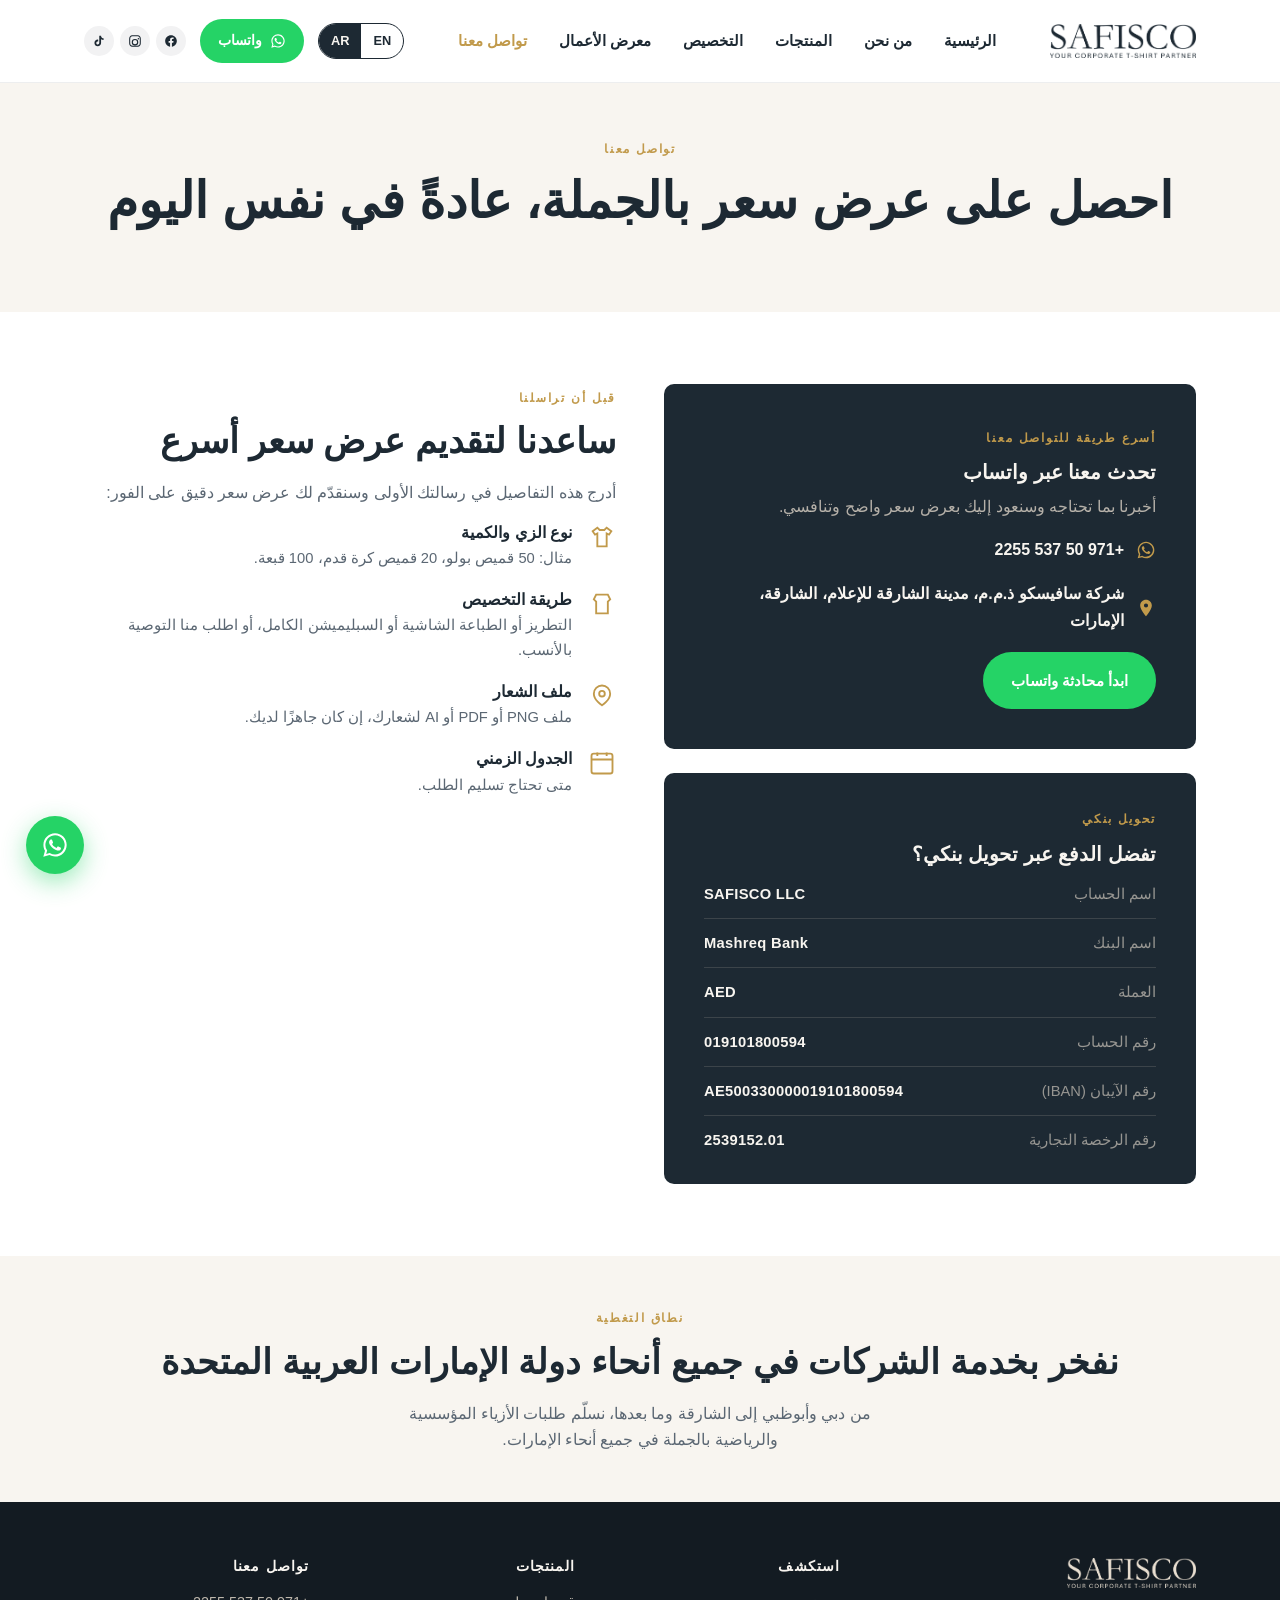
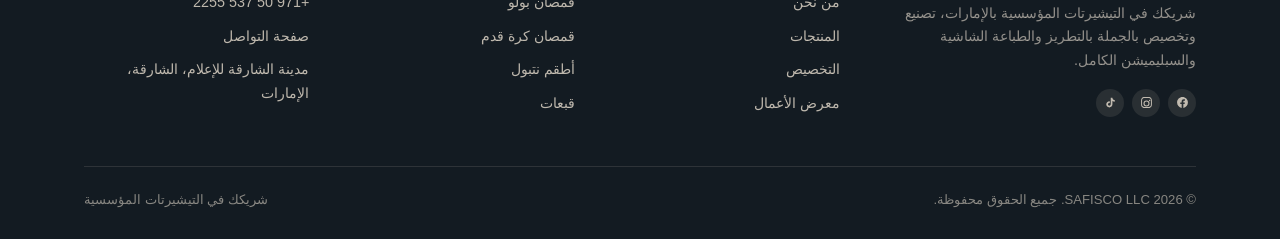
<file: ar/contact.html>
<!DOCTYPE html>
<html lang="ar" dir="rtl">
<head>
<meta charset="UTF-8">
<meta name="viewport" content="width=device-width, initial-scale=1.0">
<title>تواصل مع SAFISCO | احصل على عرض سعر بالجملة عبر واتساب | الإمارات</title>
<meta name="description" content="تواصل مع SAFISCO للحصول على عروض أسعار تيشيرتات مؤسسية بالجملة في جميع أنحاء الإمارات. راسلنا مباشرة عبر واتساب مع نوع الزي والكمية والشعار.">
<link rel="canonical" href="https://www.safisco.com/ar/contact.html">
<link rel="alternate" hreflang="en" href="https://www.safisco.com/contact.html">
<link rel="alternate" hreflang="ar" href="https://www.safisco.com/ar/contact.html">
<link rel="alternate" hreflang="x-default" href="https://www.safisco.com/contact.html">
<link rel="icon" href="../assets/images/brand/favicon-32.png" sizes="32x32">
<link rel="apple-touch-icon" href="../assets/images/brand/apple-touch-icon.png">
<link rel="stylesheet" href="../assets/css/style.css">
<script type="application/ld+json">
{
  "@context": "https://schema.org",
  "@type": "ClothingStore",
  "name": "SAFISCO",
  "url": "https://www.safisco.com/",
  "telephone": "+971505372255",
  "areaServed": "United Arab Emirates",
  "address": {
    "@type": "PostalAddress",
    "streetAddress": "Sharjah Media City",
    "addressLocality": "Sharjah",
    "addressCountry": "AE"
  }
}
</script>
</head>
<body>

<header class="site-header">
  <div class="container">
    <a href="index.html" class="brand"><img src="../assets/images/brand/logo-navy.png" alt="SAFISCO: شريكك في التيشيرتات المؤسسية"></a>
    <nav class="main-nav">
      <a href="index.html">الرئيسية</a>
      <a href="about.html">من نحن</a>
      <a href="products.html">المنتجات</a>
      <a href="services.html">التخصيص</a>
      <a href="gallery.html">معرض الأعمال</a>
      <a href="contact.html" class="active">تواصل معنا</a>
    </nav>
    <div class="header-actions">
      <div class="lang-switch">
        <a href="../contact.html">EN</a>
        <a href="contact.html" class="active">AR</a>
      </div>
      <a class="header-whatsapp" href="https://wa.me/971505372255" target="_blank" rel="noopener">
        <svg viewBox="0 0 24 24" fill="currentColor"><path d="M12.04 2c-5.5 0-9.96 4.46-9.96 9.96 0 1.76.46 3.48 1.34 5L2 22l5.2-1.36a9.9 9.9 0 0 0 4.84 1.23h.01c5.5 0 9.96-4.46 9.96-9.96S17.54 2 12.04 2zm0 18.2h-.01a8.2 8.2 0 0 1-4.19-1.15l-.3-.18-3.09.81.82-3-.2-.31a8.24 8.24 0 1 1 6.97 3.83zm4.52-6.16c-.25-.12-1.47-.72-1.7-.81-.23-.08-.4-.12-.56.13-.17.25-.65.81-.8.98-.15.17-.29.19-.54.06-.25-.12-1.05-.39-2-1.23-.74-.66-1.24-1.47-1.39-1.72-.15-.25-.02-.38.11-.51.11-.11.25-.29.37-.44.12-.15.16-.25.25-.42.08-.17.04-.31-.02-.44-.06-.12-.56-1.36-.77-1.86-.2-.48-.41-.42-.56-.43h-.48c-.17 0-.44.06-.67.31-.23.25-.87.85-.87 2.08s.9 2.42 1.02 2.58c.12.17 1.77 2.7 4.29 3.79.6.26 1.07.41 1.44.53.6.19 1.15.16 1.59.1.48-.07 1.47-.6 1.68-1.18.21-.58.21-1.08.15-1.18-.06-.1-.23-.16-.48-.28z"/></svg>
        <span>واتساب</span>
      </a>
      <div class="header-social">
        <a href="https://www.facebook.com/safisco.corporate" target="_blank" rel="noopener" aria-label="سافيسكو على فيسبوك"><svg viewBox="0 0 24 24" fill="currentColor"><path d="M22 12.06C22 6.5 17.52 2 12 2S2 6.5 2 12.06c0 5.02 3.66 9.18 8.44 9.94v-7.03H7.9v-2.91h2.54V9.85c0-2.51 1.49-3.9 3.77-3.9 1.09 0 2.24.2 2.24.2v2.46h-1.26c-1.24 0-1.63.77-1.63 1.56v1.87h2.78l-.45 2.91h-2.33V22c4.78-.76 8.44-4.92 8.44-9.94z"/></svg></a>
        <a href="https://www.instagram.com/safisco.corporate" target="_blank" rel="noopener" aria-label="سافيسكو على إنستغرام"><svg viewBox="0 0 24 24" fill="currentColor"><path d="M12 2c2.717 0 3.056.01 4.122.06 1.065.05 1.79.217 2.428.465.66.254 1.216.598 1.772 1.153a4.908 4.908 0 0 1 1.153 1.772c.247.637.415 1.363.465 2.428.05 1.066.06 1.405.06 4.122 0 2.717-.01 3.056-.06 4.122-.05 1.065-.218 1.79-.465 2.428a4.883 4.883 0 0 1-1.153 1.772 4.915 4.915 0 0 1-1.772 1.153c-.637.247-1.363.415-2.428.465-1.066.05-1.405.06-4.122.06-2.717 0-3.056-.01-4.122-.06-1.065-.05-1.79-.218-2.428-.465a4.89 4.89 0 0 1-1.772-1.153 4.904 4.904 0 0 1-1.153-1.772c-.248-.637-.415-1.363-.465-2.428C2.01 15.056 2 14.717 2 12c0-2.717.01-3.056.06-4.122.05-1.066.217-1.79.465-2.428a4.88 4.88 0 0 1 1.153-1.772A4.897 4.897 0 0 1 5.45 2.525c.638-.248 1.362-.415 2.428-.465C8.944 2.01 9.283 2 12 2zm0 1.802c-2.67 0-2.987.01-4.04.059-.976.045-1.505.207-1.858.344-.466.181-.8.398-1.15.748-.35.35-.566.683-.747 1.15-.137.352-.3.882-.344 1.857-.048 1.053-.058 1.37-.058 4.04 0 2.67.01 2.987.058 4.04.045.976.207 1.505.344 1.858.181.466.398.8.748 1.15.35.35.683.566 1.15.747.352.137.882.3 1.857.344 1.053.048 1.37.058 4.04.058 2.67 0 2.987-.01 4.04-.058.976-.045 1.505-.207 1.858-.344.466-.181.8-.398 1.15-.748.35-.35.566-.683.747-1.15.137-.352.3-.882.344-1.857.048-1.053.058-1.37.058-4.04 0-2.67-.01-2.987-.058-4.04-.045-.976-.207-1.505-.344-1.858a3.09 3.09 0 0 0-.748-1.15 3.09 3.09 0 0 0-1.15-.747c-.352-.137-.882-.3-1.857-.344-1.053-.048-1.37-.058-4.04-.058zm0 4.595a5.603 5.603 0 1 1 0 11.206 5.603 5.603 0 0 1 0-11.206zm0 9.24a3.638 3.638 0 1 0 0-7.276 3.638 3.638 0 0 0 0 7.276zm7.135-9.463a1.31 1.31 0 1 1-2.618 0 1.31 1.31 0 0 1 2.618 0z"/></svg></a>
        <a href="https://www.tiktok.com/@safisco.corporate" target="_blank" rel="noopener" aria-label="سافيسكو على تيك توك"><svg viewBox="0 0 24 24" fill="currentColor"><path d="M16.6 5.82s.51.5 0 0A4.278 4.278 0 0 1 15.54 3h-3.09v12.4a2.592 2.592 0 0 1-2.59 2.5c-1.42 0-2.6-1.16-2.6-2.6 0-1.72 1.66-3.01 3.37-2.48V9.66c-3.45-.46-6.47 2.22-6.47 5.64 0 3.33 2.76 5.7 5.69 5.7 3.14 0 5.69-2.55 5.69-5.7V9.01a7.35 7.35 0 0 0 4.3 1.38V7.3s-1.88.09-3.24-1.48z"/></svg></a>
      </div>
      <button class="nav-toggle" aria-label="Toggle menu" aria-expanded="false"><span></span><span></span><span></span></button>
    </div>
  </div>
</header>

<section class="page-hero">
  <div class="container">
    <span class="eyebrow">تواصل معنا</span>
    <h1>احصل على عرض سعر بالجملة، عادةً في نفس اليوم</h1>
  </div>
</section>

<section class="bg-white">
  <div class="container contact-grid">
    <div class="contact-col">
      <div class="contact-card">
        <span class="eyebrow">أسرع طريقة للتواصل معنا</span>
        <h3>تحدث معنا عبر واتساب</h3>
        <p>أخبرنا بما تحتاجه وسنعود إليك بعرض سعر واضح وتنافسي.</p>
        <div class="contact-line">
          <svg viewBox="0 0 24 24" fill="currentColor"><path d="M12.04 2c-5.5 0-9.96 4.46-9.96 9.96 0 1.76.46 3.48 1.34 5L2 22l5.2-1.36a9.9 9.9 0 0 0 4.84 1.23h.01c5.5 0 9.96-4.46 9.96-9.96S17.54 2 12.04 2zm0 18.2h-.01a8.2 8.2 0 0 1-4.19-1.15l-.3-.18-3.09.81.82-3-.2-.31a8.24 8.24 0 1 1 6.97 3.83zm4.52-6.16c-.25-.12-1.47-.72-1.7-.81-.23-.08-.4-.12-.56.13-.17.25-.65.81-.8.98-.15.17-.29.19-.54.06-.25-.12-1.05-.39-2-1.23-.74-.66-1.24-1.47-1.39-1.72-.15-.25-.02-.38.11-.51.11-.11.25-.29.37-.44.12-.15.16-.25.25-.42.08-.17.04-.31-.02-.44-.06-.12-.56-1.36-.77-1.86-.2-.48-.41-.42-.56-.43h-.48c-.17 0-.44.06-.67.31-.23.25-.87.85-.87 2.08s.9 2.42 1.02 2.58c.12.17 1.77 2.7 4.29 3.79.6.26 1.07.41 1.44.53.6.19 1.15.16 1.59.1.48-.07 1.47-.6 1.68-1.18.21-.58.21-1.08.15-1.18-.06-.1-.23-.16-.48-.28z"/></svg>
          +971 50 537 2255
        </div>
        <div class="contact-line">
          <svg viewBox="0 0 24 24" fill="currentColor"><path d="M12 2C8.13 2 5 5.13 5 9c0 5.25 7 13 7 13s7-7.75 7-13c0-3.87-3.13-7-7-7zm0 9.5A2.5 2.5 0 1 1 12 6.5a2.5 2.5 0 0 1 0 5z"/></svg>
          شركة سافيسكو ذ.م.م، مدينة الشارقة للإعلام، الشارقة، الإمارات
        </div>
        <a class="btn btn-whatsapp" href="https://wa.me/971505372255?text=%D9%85%D8%B1%D8%AD%D8%A8%D8%A7%D9%8B%20SAFISCO%D8%8C%20%D8%A3%D8%B1%D8%BA%D8%A8%20%D9%81%D9%8A%20%D8%A7%D9%84%D8%AD%D8%B5%D9%88%D9%84%20%D8%B9%D9%84%D9%89%20%D8%B9%D8%B1%D8%B6%20%D8%B3%D8%B9%D8%B1%20%D9%84%D8%AA%D9%8A%D8%B4%D9%8A%D8%B1%D8%AA%D8%A7%D8%AA%20%D9%85%D8%AE%D8%B5%D8%B5%D8%A9." target="_blank" rel="noopener">ابدأ محادثة واتساب</a>
      </div>
      <div class="bank-card">
        <span class="eyebrow">تحويل بنكي</span>
        <h3>تفضل الدفع عبر تحويل بنكي؟</h3>
        <div class="bank-details">
          <div class="bank-row"><span>اسم الحساب</span><strong>SAFISCO LLC</strong></div>
          <div class="bank-row"><span>اسم البنك</span><strong>Mashreq Bank</strong></div>
          <div class="bank-row"><span>العملة</span><strong>AED</strong></div>
          <div class="bank-row"><span>رقم الحساب</span><strong>019101800594</strong></div>
          <div class="bank-row"><span>رقم الآيبان (IBAN)</span><strong>AE500330000019101800594</strong></div>
          <div class="bank-row"><span>رقم الرخصة التجارية</span><strong>2539152.01</strong></div>
        </div>
      </div>
    </div>
    <div>
      <span class="eyebrow">قبل أن تراسلنا</span>
      <h2>ساعدنا لتقديم عرض سعر أسرع</h2>
      <p>أدرج هذه التفاصيل في رسالتك الأولى وسنقدّم لك عرض سعر دقيق على الفور:</p>
      <div class="contact-list">
        <div class="contact-item">
          <svg class="icon" viewBox="0 0 24 24" fill="none" stroke="currentColor" stroke-width="1.6"><path d="M8 4L4 7l2 3 2-1v11h8V9l2 1 2-3-4-3-2 2h-4l-2-2z"/></svg>
          <div><h4>نوع الزي والكمية</h4><p>مثال: 50 قميص بولو، 20 قميص كرة قدم، 100 قبعة.</p></div>
        </div>
        <div class="contact-item">
          <svg class="icon" viewBox="0 0 24 24" fill="none" stroke="currentColor" stroke-width="1.6"><path d="M7 4h10l2 4-2 2v10H7V10L5 8l2-4z"/></svg>
          <div><h4>طريقة التخصيص</h4><p>التطريز أو الطباعة الشاشية أو السبليميشن الكامل، أو اطلب منا التوصية بالأنسب.</p></div>
        </div>
        <div class="contact-item">
          <svg class="icon" viewBox="0 0 24 24" fill="none" stroke="currentColor" stroke-width="1.6"><path d="M12 20s-7-4.5-7-10a7 7 0 0 1 14 0c0 5.5-7 10-7 10z"/><circle cx="12" cy="10" r="2.4"/></svg>
          <div><h4>ملف الشعار</h4><p>ملف PNG أو PDF أو AI لشعارك، إن كان جاهزًا لديك.</p></div>
        </div>
        <div class="contact-item">
          <svg class="icon" viewBox="0 0 24 24" fill="none" stroke="currentColor" stroke-width="1.6"><rect x="3" y="4" width="18" height="17" rx="2"/><path d="M3 9h18M8 3v3M16 3v3"/></svg>
          <div><h4>الجدول الزمني</h4><p>متى تحتاج تسليم الطلب.</p></div>
        </div>
      </div>
    </div>
  </div>
</section>

<section class="bg-cream section-tight">
  <div class="container text-center">
    <span class="eyebrow">نطاق التغطية</span>
    <h2>نفخر بخدمة الشركات في جميع أنحاء دولة الإمارات العربية المتحدة</h2>
    <p style="max-width:56ch;margin:0 auto;">من دبي وأبوظبي إلى الشارقة وما بعدها، نسلّم طلبات الأزياء المؤسسية والرياضية بالجملة في جميع أنحاء الإمارات.</p>
  </div>
</section>

<footer class="site-footer">
  <div class="container">
    <div class="footer-grid">
      <div>
        <img src="../assets/images/brand/logo-cream.png" alt="SAFISCO">
        <p>شريكك في التيشيرتات المؤسسية بالإمارات، تصنيع وتخصيص بالجملة بالتطريز والطباعة الشاشية والسبليميشن الكامل.</p>
        <div class="social-links">
          <a href="https://www.facebook.com/safisco.corporate" target="_blank" rel="noopener" aria-label="سافيسكو على فيسبوك"><svg viewBox="0 0 24 24" fill="currentColor"><path d="M22 12.06C22 6.5 17.52 2 12 2S2 6.5 2 12.06c0 5.02 3.66 9.18 8.44 9.94v-7.03H7.9v-2.91h2.54V9.85c0-2.51 1.49-3.9 3.77-3.9 1.09 0 2.24.2 2.24.2v2.46h-1.26c-1.24 0-1.63.77-1.63 1.56v1.87h2.78l-.45 2.91h-2.33V22c4.78-.76 8.44-4.92 8.44-9.94z"/></svg></a>
          <a href="https://www.instagram.com/safisco.corporate" target="_blank" rel="noopener" aria-label="سافيسكو على إنستغرام"><svg viewBox="0 0 24 24" fill="currentColor"><path d="M12 2c2.717 0 3.056.01 4.122.06 1.065.05 1.79.217 2.428.465.66.254 1.216.598 1.772 1.153a4.908 4.908 0 0 1 1.153 1.772c.247.637.415 1.363.465 2.428.05 1.066.06 1.405.06 4.122 0 2.717-.01 3.056-.06 4.122-.05 1.065-.218 1.79-.465 2.428a4.883 4.883 0 0 1-1.153 1.772 4.915 4.915 0 0 1-1.772 1.153c-.637.247-1.363.415-2.428.465-1.066.05-1.405.06-4.122.06-2.717 0-3.056-.01-4.122-.06-1.065-.05-1.79-.218-2.428-.465a4.89 4.89 0 0 1-1.772-1.153 4.904 4.904 0 0 1-1.153-1.772c-.248-.637-.415-1.363-.465-2.428C2.01 15.056 2 14.717 2 12c0-2.717.01-3.056.06-4.122.05-1.066.217-1.79.465-2.428a4.88 4.88 0 0 1 1.153-1.772A4.897 4.897 0 0 1 5.45 2.525c.638-.248 1.362-.415 2.428-.465C8.944 2.01 9.283 2 12 2zm0 1.802c-2.67 0-2.987.01-4.04.059-.976.045-1.505.207-1.858.344-.466.181-.8.398-1.15.748-.35.35-.566.683-.747 1.15-.137.352-.3.882-.344 1.857-.048 1.053-.058 1.37-.058 4.04 0 2.67.01 2.987.058 4.04.045.976.207 1.505.344 1.858.181.466.398.8.748 1.15.35.35.683.566 1.15.747.352.137.882.3 1.857.344 1.053.048 1.37.058 4.04.058 2.67 0 2.987-.01 4.04-.058.976-.045 1.505-.207 1.858-.344.466-.181.8-.398 1.15-.748.35-.35.566-.683.747-1.15.137-.352.3-.882.344-1.857.048-1.053.058-1.37.058-4.04 0-2.67-.01-2.987-.058-4.04-.045-.976-.207-1.505-.344-1.858a3.09 3.09 0 0 0-.748-1.15 3.09 3.09 0 0 0-1.15-.747c-.352-.137-.882-.3-1.857-.344-1.053-.048-1.37-.058-4.04-.058zm0 4.595a5.603 5.603 0 1 1 0 11.206 5.603 5.603 0 0 1 0-11.206zm0 9.24a3.638 3.638 0 1 0 0-7.276 3.638 3.638 0 0 0 0 7.276zm7.135-9.463a1.31 1.31 0 1 1-2.618 0 1.31 1.31 0 0 1 2.618 0z"/></svg></a>
          <a href="https://www.tiktok.com/@safisco.corporate" target="_blank" rel="noopener" aria-label="سافيسكو على تيك توك"><svg viewBox="0 0 24 24" fill="currentColor"><path d="M16.6 5.82s.51.5 0 0A4.278 4.278 0 0 1 15.54 3h-3.09v12.4a2.592 2.592 0 0 1-2.59 2.5c-1.42 0-2.6-1.16-2.6-2.6 0-1.72 1.66-3.01 3.37-2.48V9.66c-3.45-.46-6.47 2.22-6.47 5.64 0 3.33 2.76 5.7 5.69 5.7 3.14 0 5.69-2.55 5.69-5.7V9.01a7.35 7.35 0 0 0 4.3 1.38V7.3s-1.88.09-3.24-1.48z"/></svg></a>
        </div>
      </div>
      <div>
        <h4>استكشف</h4>
        <ul>
          <li><a href="about.html">من نحن</a></li>
          <li><a href="products.html">المنتجات</a></li>
          <li><a href="services.html">التخصيص</a></li>
          <li><a href="gallery.html">معرض الأعمال</a></li>
        </ul>
      </div>
      <div>
        <h4>المنتجات</h4>
        <ul>
          <li><a href="products.html#polo">قمصان بولو</a></li>
          <li><a href="products.html#football">قمصان كرة قدم</a></li>
          <li><a href="products.html#netball">أطقم نتبول</a></li>
          <li><a href="products.html#caps">قبعات</a></li>
        </ul>
      </div>
      <div>
        <h4>تواصل معنا</h4>
        <ul>
          <li><a href="https://wa.me/971505372255" target="_blank" rel="noopener">+971 50 537 2255</a></li>
          <li><a href="contact.html">صفحة التواصل</a></li>
          <li>مدينة الشارقة للإعلام، الشارقة، الإمارات</li>
        </ul>
      </div>
    </div>
    <div class="footer-bottom">
      <span>&copy; <span data-year>2026</span> SAFISCO LLC. جميع الحقوق محفوظة.</span>
      <span>شريكك في التيشيرتات المؤسسية</span>
    </div>
  </div>
</footer>

<a class="whatsapp-float" href="https://wa.me/971505372255?text=%D9%85%D8%B1%D8%AD%D8%A8%D8%A7%D9%8B%20SAFISCO%D8%8C%20%D8%A3%D8%B1%D8%BA%D8%A8%20%D9%81%D9%8A%20%D8%A7%D9%84%D8%AD%D8%B5%D9%88%D9%84%20%D8%B9%D9%84%D9%89%20%D8%B9%D8%B1%D8%B6%20%D8%B3%D8%B9%D8%B1%20%D9%84%D8%AA%D9%8A%D8%B4%D9%8A%D8%B1%D8%AA%D8%A7%D8%AA%20%D9%85%D8%AE%D8%B5%D8%B5%D8%A9." target="_blank" rel="noopener" aria-label="تواصل عبر واتساب">
  <svg viewBox="0 0 24 24" fill="currentColor"><path d="M12.04 2c-5.5 0-9.96 4.46-9.96 9.96 0 1.76.46 3.48 1.34 5L2 22l5.2-1.36a9.9 9.9 0 0 0 4.84 1.23h.01c5.5 0 9.96-4.46 9.96-9.96S17.54 2 12.04 2zm0 18.2h-.01a8.2 8.2 0 0 1-4.19-1.15l-.3-.18-3.09.81.82-3-.2-.31a8.24 8.24 0 1 1 6.97 3.83zm4.52-6.16c-.25-.12-1.47-.72-1.7-.81-.23-.08-.4-.12-.56.13-.17.25-.65.81-.8.98-.15.17-.29.19-.54.06-.25-.12-1.05-.39-2-1.23-.74-.66-1.24-1.47-1.39-1.72-.15-.25-.02-.38.11-.51.11-.11.25-.29.37-.44.12-.15.16-.25.25-.42.08-.17.04-.31-.02-.44-.06-.12-.56-1.36-.77-1.86-.2-.48-.41-.42-.56-.43h-.48c-.17 0-.44.06-.67.31-.23.25-.87.85-.87 2.08s.9 2.42 1.02 2.58c.12.17 1.77 2.7 4.29 3.79.6.26 1.07.41 1.44.53.6.19 1.15.16 1.59.1.48-.07 1.47-.6 1.68-1.18.21-.58.21-1.08.15-1.18-.06-.1-.23-.16-.48-.28z"/></svg>
</a>

<script src="../assets/js/main.js"></script>
</body>
</html>
</file>
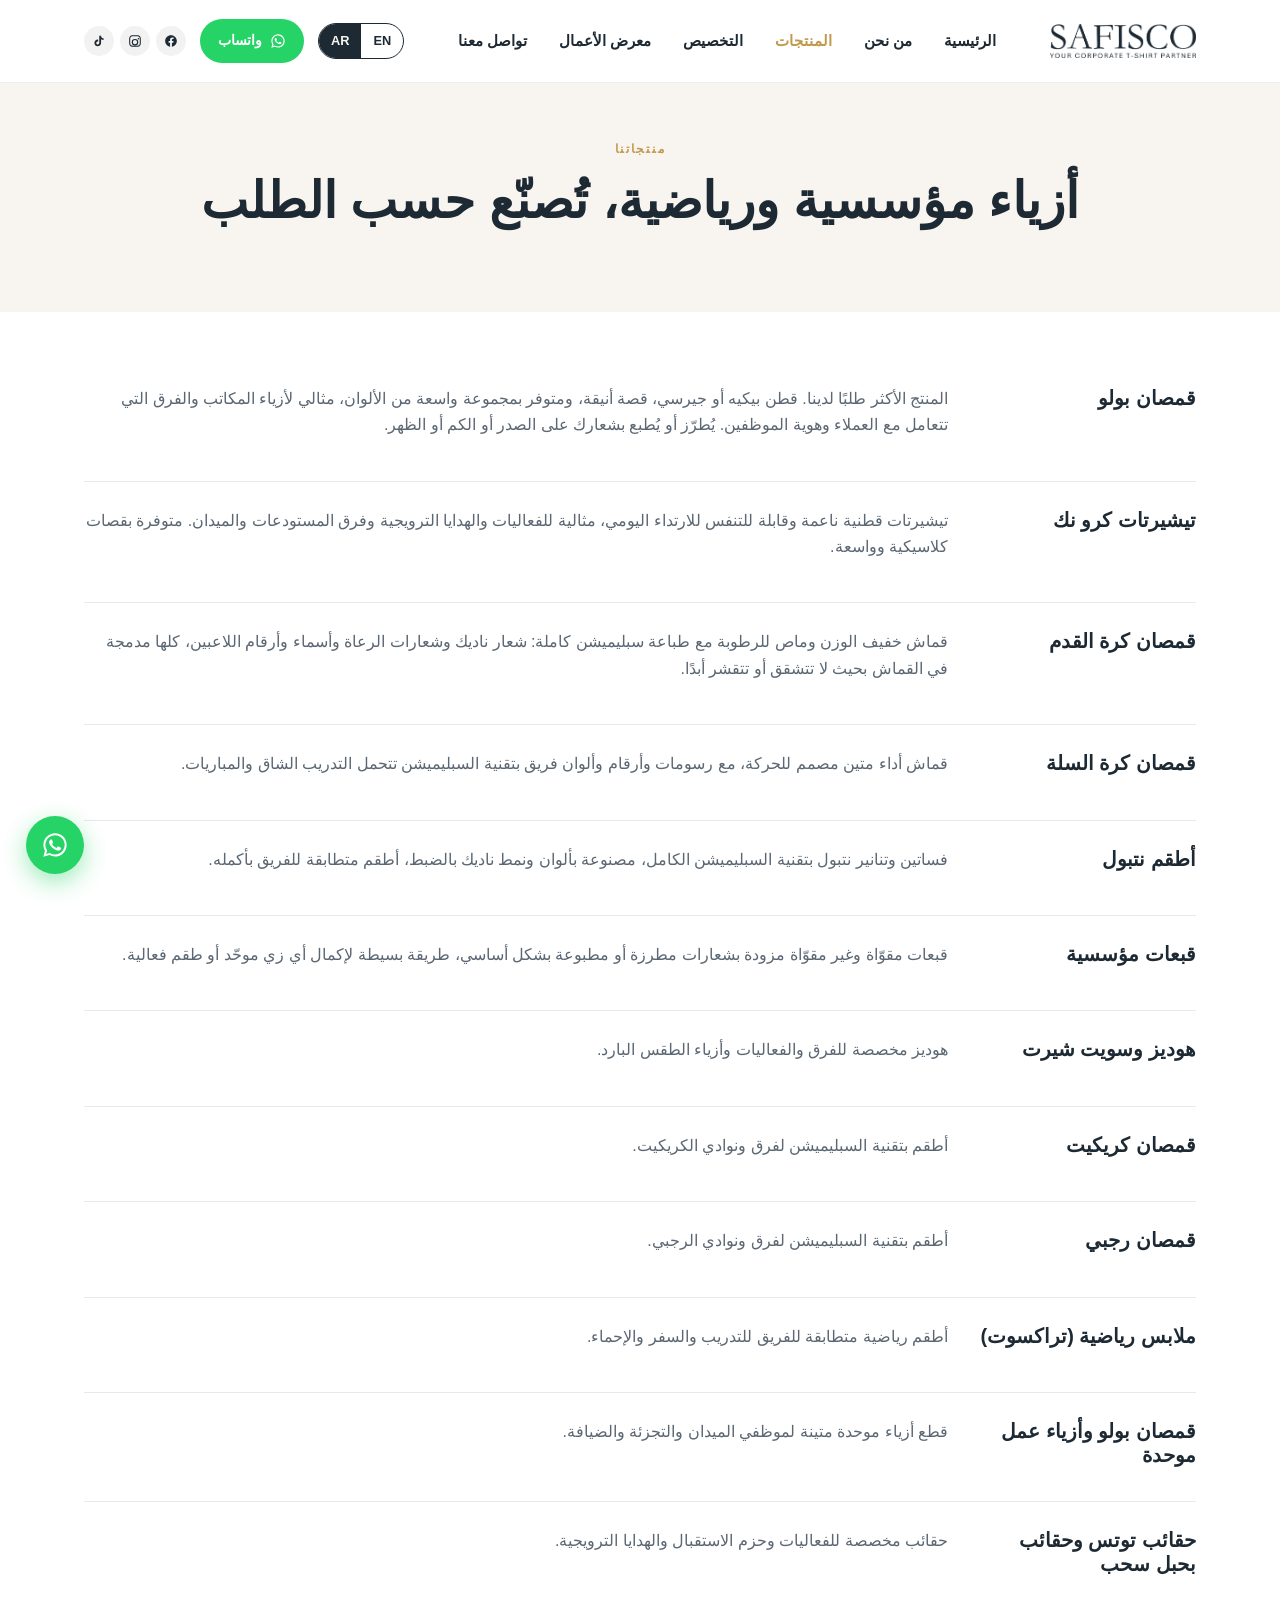
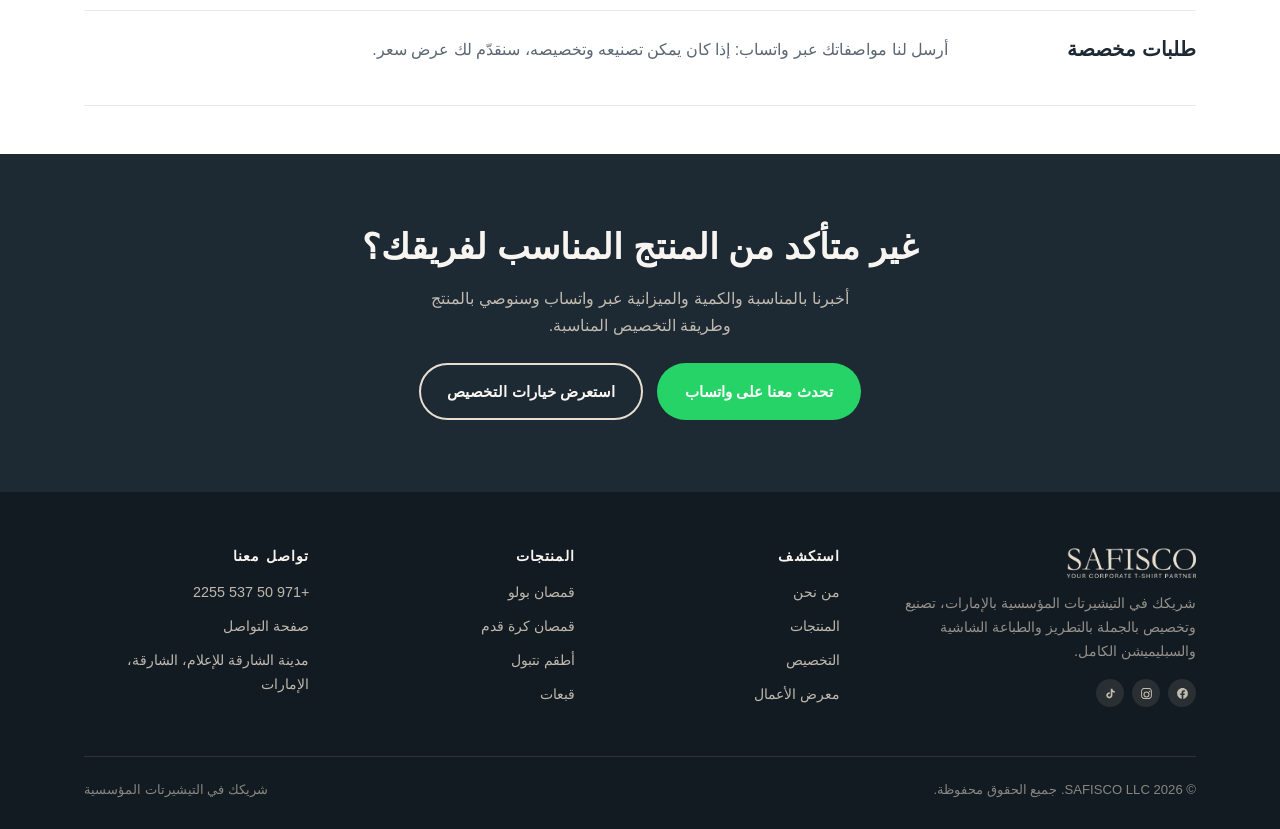
<file: ar/products.html>
<!DOCTYPE html>
<html lang="ar" dir="rtl">
<head>
<meta charset="UTF-8">
<meta name="viewport" content="width=device-width, initial-scale=1.0">
<title>المنتجات | قمصان بولو وجيرسيهات وأطقم نتبول وقبعات مخصصة | SAFISCO الإمارات</title>
<meta name="description" content="استعرض مجموعة تصنيع SAFISCO المؤسسية: قمصان بولو، تيشيرتات كرو نك، قمصان كرة قدم وكرة سلة، أطقم نتبول وقبعات، طلبات مخصصة بالجملة في جميع أنحاء الإمارات.">
<link rel="canonical" href="https://www.safisco.com/ar/products.html">
<link rel="alternate" hreflang="en" href="https://www.safisco.com/products.html">
<link rel="alternate" hreflang="ar" href="https://www.safisco.com/ar/products.html">
<link rel="alternate" hreflang="x-default" href="https://www.safisco.com/products.html">
<link rel="icon" href="../assets/images/brand/favicon-32.png" sizes="32x32">
<link rel="apple-touch-icon" href="../assets/images/brand/apple-touch-icon.png">
<link rel="stylesheet" href="../assets/css/style.css">
</head>
<body>

<header class="site-header">
  <div class="container">
    <a href="index.html" class="brand"><img src="../assets/images/brand/logo-navy.png" alt="SAFISCO: شريكك في التيشيرتات المؤسسية"></a>
    <nav class="main-nav">
      <a href="index.html">الرئيسية</a>
      <a href="about.html">من نحن</a>
      <a href="products.html" class="active">المنتجات</a>
      <a href="services.html">التخصيص</a>
      <a href="gallery.html">معرض الأعمال</a>
      <a href="contact.html">تواصل معنا</a>
    </nav>
    <div class="header-actions">
      <div class="lang-switch">
        <a href="../products.html">EN</a>
        <a href="products.html" class="active">AR</a>
      </div>
      <a class="header-whatsapp" href="https://wa.me/971505372255" target="_blank" rel="noopener">
        <svg viewBox="0 0 24 24" fill="currentColor"><path d="M12.04 2c-5.5 0-9.96 4.46-9.96 9.96 0 1.76.46 3.48 1.34 5L2 22l5.2-1.36a9.9 9.9 0 0 0 4.84 1.23h.01c5.5 0 9.96-4.46 9.96-9.96S17.54 2 12.04 2zm0 18.2h-.01a8.2 8.2 0 0 1-4.19-1.15l-.3-.18-3.09.81.82-3-.2-.31a8.24 8.24 0 1 1 6.97 3.83zm4.52-6.16c-.25-.12-1.47-.72-1.7-.81-.23-.08-.4-.12-.56.13-.17.25-.65.81-.8.98-.15.17-.29.19-.54.06-.25-.12-1.05-.39-2-1.23-.74-.66-1.24-1.47-1.39-1.72-.15-.25-.02-.38.11-.51.11-.11.25-.29.37-.44.12-.15.16-.25.25-.42.08-.17.04-.31-.02-.44-.06-.12-.56-1.36-.77-1.86-.2-.48-.41-.42-.56-.43h-.48c-.17 0-.44.06-.67.31-.23.25-.87.85-.87 2.08s.9 2.42 1.02 2.58c.12.17 1.77 2.7 4.29 3.79.6.26 1.07.41 1.44.53.6.19 1.15.16 1.59.1.48-.07 1.47-.6 1.68-1.18.21-.58.21-1.08.15-1.18-.06-.1-.23-.16-.48-.28z"/></svg>
        <span>واتساب</span>
      </a>
      <div class="header-social">
        <a href="https://www.facebook.com/safisco.corporate" target="_blank" rel="noopener" aria-label="سافيسكو على فيسبوك"><svg viewBox="0 0 24 24" fill="currentColor"><path d="M22 12.06C22 6.5 17.52 2 12 2S2 6.5 2 12.06c0 5.02 3.66 9.18 8.44 9.94v-7.03H7.9v-2.91h2.54V9.85c0-2.51 1.49-3.9 3.77-3.9 1.09 0 2.24.2 2.24.2v2.46h-1.26c-1.24 0-1.63.77-1.63 1.56v1.87h2.78l-.45 2.91h-2.33V22c4.78-.76 8.44-4.92 8.44-9.94z"/></svg></a>
        <a href="https://www.instagram.com/safisco.corporate" target="_blank" rel="noopener" aria-label="سافيسكو على إنستغرام"><svg viewBox="0 0 24 24" fill="currentColor"><path d="M12 2c2.717 0 3.056.01 4.122.06 1.065.05 1.79.217 2.428.465.66.254 1.216.598 1.772 1.153a4.908 4.908 0 0 1 1.153 1.772c.247.637.415 1.363.465 2.428.05 1.066.06 1.405.06 4.122 0 2.717-.01 3.056-.06 4.122-.05 1.065-.218 1.79-.465 2.428a4.883 4.883 0 0 1-1.153 1.772 4.915 4.915 0 0 1-1.772 1.153c-.637.247-1.363.415-2.428.465-1.066.05-1.405.06-4.122.06-2.717 0-3.056-.01-4.122-.06-1.065-.05-1.79-.218-2.428-.465a4.89 4.89 0 0 1-1.772-1.153 4.904 4.904 0 0 1-1.153-1.772c-.248-.637-.415-1.363-.465-2.428C2.01 15.056 2 14.717 2 12c0-2.717.01-3.056.06-4.122.05-1.066.217-1.79.465-2.428a4.88 4.88 0 0 1 1.153-1.772A4.897 4.897 0 0 1 5.45 2.525c.638-.248 1.362-.415 2.428-.465C8.944 2.01 9.283 2 12 2zm0 1.802c-2.67 0-2.987.01-4.04.059-.976.045-1.505.207-1.858.344-.466.181-.8.398-1.15.748-.35.35-.566.683-.747 1.15-.137.352-.3.882-.344 1.857-.048 1.053-.058 1.37-.058 4.04 0 2.67.01 2.987.058 4.04.045.976.207 1.505.344 1.858.181.466.398.8.748 1.15.35.35.683.566 1.15.747.352.137.882.3 1.857.344 1.053.048 1.37.058 4.04.058 2.67 0 2.987-.01 4.04-.058.976-.045 1.505-.207 1.858-.344.466-.181.8-.398 1.15-.748.35-.35.566-.683.747-1.15.137-.352.3-.882.344-1.857.048-1.053.058-1.37.058-4.04 0-2.67-.01-2.987-.058-4.04-.045-.976-.207-1.505-.344-1.858a3.09 3.09 0 0 0-.748-1.15 3.09 3.09 0 0 0-1.15-.747c-.352-.137-.882-.3-1.857-.344-1.053-.048-1.37-.058-4.04-.058zm0 4.595a5.603 5.603 0 1 1 0 11.206 5.603 5.603 0 0 1 0-11.206zm0 9.24a3.638 3.638 0 1 0 0-7.276 3.638 3.638 0 0 0 0 7.276zm7.135-9.463a1.31 1.31 0 1 1-2.618 0 1.31 1.31 0 0 1 2.618 0z"/></svg></a>
        <a href="https://www.tiktok.com/@safisco.corporate" target="_blank" rel="noopener" aria-label="سافيسكو على تيك توك"><svg viewBox="0 0 24 24" fill="currentColor"><path d="M16.6 5.82s.51.5 0 0A4.278 4.278 0 0 1 15.54 3h-3.09v12.4a2.592 2.592 0 0 1-2.59 2.5c-1.42 0-2.6-1.16-2.6-2.6 0-1.72 1.66-3.01 3.37-2.48V9.66c-3.45-.46-6.47 2.22-6.47 5.64 0 3.33 2.76 5.7 5.69 5.7 3.14 0 5.69-2.55 5.69-5.7V9.01a7.35 7.35 0 0 0 4.3 1.38V7.3s-1.88.09-3.24-1.48z"/></svg></a>
      </div>
      <button class="nav-toggle" aria-label="Toggle menu" aria-expanded="false"><span></span><span></span><span></span></button>
    </div>
  </div>
</header>

<section class="page-hero">
  <div class="container">
    <span class="eyebrow">منتجاتنا</span>
    <h1>أزياء مؤسسية ورياضية، تُصنّع حسب الطلب</h1>
  </div>
</section>

<section class="bg-white section-tight">
  <div class="container">
    <div class="method-row" id="polo">
      <h3>قمصان بولو</h3>
      <div>
        <p>المنتج الأكثر طلبًا لدينا. قطن بيكيه أو جيرسي، قصة أنيقة، ومتوفر بمجموعة واسعة من الألوان، مثالي لأزياء المكاتب والفرق التي تتعامل مع العملاء وهوية الموظفين. يُطرّز أو يُطبع بشعارك على الصدر أو الكم أو الظهر.</p>
      </div>
    </div>
    <div class="method-row" id="crewneck">
      <h3>تيشيرتات كرو نك</h3>
      <div>
        <p>تيشيرتات قطنية ناعمة وقابلة للتنفس للارتداء اليومي، مثالية للفعاليات والهدايا الترويجية وفرق المستودعات والميدان. متوفرة بقصات كلاسيكية وواسعة.</p>
      </div>
    </div>
    <div class="method-row" id="football">
      <h3>قمصان كرة القدم</h3>
      <div>
        <p>قماش خفيف الوزن وماص للرطوبة مع طباعة سبليميشن كاملة: شعار ناديك وشعارات الرعاة وأسماء وأرقام اللاعبين، كلها مدمجة في القماش بحيث لا تتشقق أو تتقشر أبدًا.</p>
      </div>
    </div>
    <div class="method-row" id="basketball">
      <h3>قمصان كرة السلة</h3>
      <div>
        <p>قماش أداء متين مصمم للحركة، مع رسومات وأرقام وألوان فريق بتقنية السبليميشن تتحمل التدريب الشاق والمباريات.</p>
      </div>
    </div>
    <div class="method-row" id="netball">
      <h3>أطقم نتبول</h3>
      <div>
        <p>فساتين وتنانير نتبول بتقنية السبليميشن الكامل، مصنوعة بألوان ونمط ناديك بالضبط، أطقم متطابقة للفريق بأكمله.</p>
      </div>
    </div>
    <div class="method-row" id="caps">
      <h3>قبعات مؤسسية</h3>
      <div>
        <p>قبعات مقوّاة وغير مقوّاة مزودة بشعارات مطرزة أو مطبوعة بشكل أساسي، طريقة بسيطة لإكمال أي زي موحّد أو طقم فعالية.</p>
      </div>
    </div>
    <div class="method-row" id="hoodies">
      <h3>هوديز وسويت شيرت</h3>
      <div>
        <p>هوديز مخصصة للفرق والفعاليات وأزياء الطقس البارد.</p>
      </div>
    </div>
    <div class="method-row" id="cricket">
      <h3>قمصان كريكيت</h3>
      <div>
        <p>أطقم بتقنية السبليميشن لفرق ونوادي الكريكيت.</p>
      </div>
    </div>
    <div class="method-row" id="rugby">
      <h3>قمصان رجبي</h3>
      <div>
        <p>أطقم بتقنية السبليميشن لفرق ونوادي الرجبي.</p>
      </div>
    </div>
    <div class="method-row" id="tracksuits">
      <h3>ملابس رياضية (تراكسوت)</h3>
      <div>
        <p>أطقم رياضية متطابقة للفريق للتدريب والسفر والإحماء.</p>
      </div>
    </div>
    <div class="method-row" id="workwear">
      <h3>قمصان بولو وأزياء عمل موحدة</h3>
      <div>
        <p>قطع أزياء موحدة متينة لموظفي الميدان والتجزئة والضيافة.</p>
      </div>
    </div>
    <div class="method-row" id="bags">
      <h3>حقائب توتس وحقائب بحبل سحب</h3>
      <div>
        <p>حقائب مخصصة للفعاليات وحزم الاستقبال والهدايا الترويجية.</p>
      </div>
    </div>
    <div class="method-row" id="custom">
      <h3>طلبات مخصصة</h3>
      <div>
        <p>أرسل لنا مواصفاتك عبر واتساب: إذا كان يمكن تصنيعه وتخصيصه، سنقدّم لك عرض سعر.</p>
      </div>
    </div>
  </div>
</section>

<section class="cta-band">
  <div class="container">
    <h2>غير متأكد من المنتج المناسب لفريقك؟</h2>
    <p>أخبرنا بالمناسبة والكمية والميزانية عبر واتساب وسنوصي بالمنتج وطريقة التخصيص المناسبة.</p>
    <div class="btn-row">
      <a class="btn btn-whatsapp" href="https://wa.me/971505372255?text=%D9%85%D8%B1%D8%AD%D8%A8%D8%A7%D9%8B%20SAFISCO%D8%8C%20%D8%A3%D8%B1%D8%BA%D8%A8%20%D9%81%D9%8A%20%D8%A7%D9%84%D8%AD%D8%B5%D9%88%D9%84%20%D8%B9%D9%84%D9%89%20%D8%B9%D8%B1%D8%B6%20%D8%B3%D8%B9%D8%B1%20%D9%84%D8%AA%D9%8A%D8%B4%D9%8A%D8%B1%D8%AA%D8%A7%D8%AA%20%D9%85%D8%AE%D8%B5%D8%B5%D8%A9." target="_blank" rel="noopener">تحدث معنا على واتساب</a>
      <a class="btn btn-outline" href="services.html">استعرض خيارات التخصيص</a>
    </div>
  </div>
</section>

<footer class="site-footer">
  <div class="container">
    <div class="footer-grid">
      <div>
        <img src="../assets/images/brand/logo-cream.png" alt="SAFISCO">
        <p>شريكك في التيشيرتات المؤسسية بالإمارات، تصنيع وتخصيص بالجملة بالتطريز والطباعة الشاشية والسبليميشن الكامل.</p>
        <div class="social-links">
          <a href="https://www.facebook.com/safisco.corporate" target="_blank" rel="noopener" aria-label="سافيسكو على فيسبوك"><svg viewBox="0 0 24 24" fill="currentColor"><path d="M22 12.06C22 6.5 17.52 2 12 2S2 6.5 2 12.06c0 5.02 3.66 9.18 8.44 9.94v-7.03H7.9v-2.91h2.54V9.85c0-2.51 1.49-3.9 3.77-3.9 1.09 0 2.24.2 2.24.2v2.46h-1.26c-1.24 0-1.63.77-1.63 1.56v1.87h2.78l-.45 2.91h-2.33V22c4.78-.76 8.44-4.92 8.44-9.94z"/></svg></a>
          <a href="https://www.instagram.com/safisco.corporate" target="_blank" rel="noopener" aria-label="سافيسكو على إنستغرام"><svg viewBox="0 0 24 24" fill="currentColor"><path d="M12 2c2.717 0 3.056.01 4.122.06 1.065.05 1.79.217 2.428.465.66.254 1.216.598 1.772 1.153a4.908 4.908 0 0 1 1.153 1.772c.247.637.415 1.363.465 2.428.05 1.066.06 1.405.06 4.122 0 2.717-.01 3.056-.06 4.122-.05 1.065-.218 1.79-.465 2.428a4.883 4.883 0 0 1-1.153 1.772 4.915 4.915 0 0 1-1.772 1.153c-.637.247-1.363.415-2.428.465-1.066.05-1.405.06-4.122.06-2.717 0-3.056-.01-4.122-.06-1.065-.05-1.79-.218-2.428-.465a4.89 4.89 0 0 1-1.772-1.153 4.904 4.904 0 0 1-1.153-1.772c-.248-.637-.415-1.363-.465-2.428C2.01 15.056 2 14.717 2 12c0-2.717.01-3.056.06-4.122.05-1.066.217-1.79.465-2.428a4.88 4.88 0 0 1 1.153-1.772A4.897 4.897 0 0 1 5.45 2.525c.638-.248 1.362-.415 2.428-.465C8.944 2.01 9.283 2 12 2zm0 1.802c-2.67 0-2.987.01-4.04.059-.976.045-1.505.207-1.858.344-.466.181-.8.398-1.15.748-.35.35-.566.683-.747 1.15-.137.352-.3.882-.344 1.857-.048 1.053-.058 1.37-.058 4.04 0 2.67.01 2.987.058 4.04.045.976.207 1.505.344 1.858.181.466.398.8.748 1.15.35.35.683.566 1.15.747.352.137.882.3 1.857.344 1.053.048 1.37.058 4.04.058 2.67 0 2.987-.01 4.04-.058.976-.045 1.505-.207 1.858-.344.466-.181.8-.398 1.15-.748.35-.35.566-.683.747-1.15.137-.352.3-.882.344-1.857.048-1.053.058-1.37.058-4.04 0-2.67-.01-2.987-.058-4.04-.045-.976-.207-1.505-.344-1.858a3.09 3.09 0 0 0-.748-1.15 3.09 3.09 0 0 0-1.15-.747c-.352-.137-.882-.3-1.857-.344-1.053-.048-1.37-.058-4.04-.058zm0 4.595a5.603 5.603 0 1 1 0 11.206 5.603 5.603 0 0 1 0-11.206zm0 9.24a3.638 3.638 0 1 0 0-7.276 3.638 3.638 0 0 0 0 7.276zm7.135-9.463a1.31 1.31 0 1 1-2.618 0 1.31 1.31 0 0 1 2.618 0z"/></svg></a>
          <a href="https://www.tiktok.com/@safisco.corporate" target="_blank" rel="noopener" aria-label="سافيسكو على تيك توك"><svg viewBox="0 0 24 24" fill="currentColor"><path d="M16.6 5.82s.51.5 0 0A4.278 4.278 0 0 1 15.54 3h-3.09v12.4a2.592 2.592 0 0 1-2.59 2.5c-1.42 0-2.6-1.16-2.6-2.6 0-1.72 1.66-3.01 3.37-2.48V9.66c-3.45-.46-6.47 2.22-6.47 5.64 0 3.33 2.76 5.7 5.69 5.7 3.14 0 5.69-2.55 5.69-5.7V9.01a7.35 7.35 0 0 0 4.3 1.38V7.3s-1.88.09-3.24-1.48z"/></svg></a>
        </div>
      </div>
      <div>
        <h4>استكشف</h4>
        <ul>
          <li><a href="about.html">من نحن</a></li>
          <li><a href="products.html">المنتجات</a></li>
          <li><a href="services.html">التخصيص</a></li>
          <li><a href="gallery.html">معرض الأعمال</a></li>
        </ul>
      </div>
      <div>
        <h4>المنتجات</h4>
        <ul>
          <li><a href="products.html#polo">قمصان بولو</a></li>
          <li><a href="products.html#football">قمصان كرة قدم</a></li>
          <li><a href="products.html#netball">أطقم نتبول</a></li>
          <li><a href="products.html#caps">قبعات</a></li>
        </ul>
      </div>
      <div>
        <h4>تواصل معنا</h4>
        <ul>
          <li><a href="https://wa.me/971505372255" target="_blank" rel="noopener">+971 50 537 2255</a></li>
          <li><a href="contact.html">صفحة التواصل</a></li>
          <li>مدينة الشارقة للإعلام، الشارقة، الإمارات</li>
        </ul>
      </div>
    </div>
    <div class="footer-bottom">
      <span>&copy; <span data-year>2026</span> SAFISCO LLC. جميع الحقوق محفوظة.</span>
      <span>شريكك في التيشيرتات المؤسسية</span>
    </div>
  </div>
</footer>

<a class="whatsapp-float" href="https://wa.me/971505372255?text=%D9%85%D8%B1%D8%AD%D8%A8%D8%A7%D9%8B%20SAFISCO%D8%8C%20%D8%A3%D8%B1%D8%BA%D8%A8%20%D9%81%D9%8A%20%D8%A7%D9%84%D8%AD%D8%B5%D9%88%D9%84%20%D8%B9%D9%84%D9%89%20%D8%B9%D8%B1%D8%B6%20%D8%B3%D8%B9%D8%B1%20%D9%84%D8%AA%D9%8A%D8%B4%D9%8A%D8%B1%D8%AA%D8%A7%D8%AA%20%D9%85%D8%AE%D8%B5%D8%B5%D8%A9." target="_blank" rel="noopener" aria-label="تواصل عبر واتساب">
  <svg viewBox="0 0 24 24" fill="currentColor"><path d="M12.04 2c-5.5 0-9.96 4.46-9.96 9.96 0 1.76.46 3.48 1.34 5L2 22l5.2-1.36a9.9 9.9 0 0 0 4.84 1.23h.01c5.5 0 9.96-4.46 9.96-9.96S17.54 2 12.04 2zm0 18.2h-.01a8.2 8.2 0 0 1-4.19-1.15l-.3-.18-3.09.81.82-3-.2-.31a8.24 8.24 0 1 1 6.97 3.83zm4.52-6.16c-.25-.12-1.47-.72-1.7-.81-.23-.08-.4-.12-.56.13-.17.25-.65.81-.8.98-.15.17-.29.19-.54.06-.25-.12-1.05-.39-2-1.23-.74-.66-1.24-1.47-1.39-1.72-.15-.25-.02-.38.11-.51.11-.11.25-.29.37-.44.12-.15.16-.25.25-.42.08-.17.04-.31-.02-.44-.06-.12-.56-1.36-.77-1.86-.2-.48-.41-.42-.56-.43h-.48c-.17 0-.44.06-.67.31-.23.25-.87.85-.87 2.08s.9 2.42 1.02 2.58c.12.17 1.77 2.7 4.29 3.79.6.26 1.07.41 1.44.53.6.19 1.15.16 1.59.1.48-.07 1.47-.6 1.68-1.18.21-.58.21-1.08.15-1.18-.06-.1-.23-.16-.48-.28z"/></svg>
</a>

<script src="../assets/js/main.js"></script>
</body>
</html>
</file>
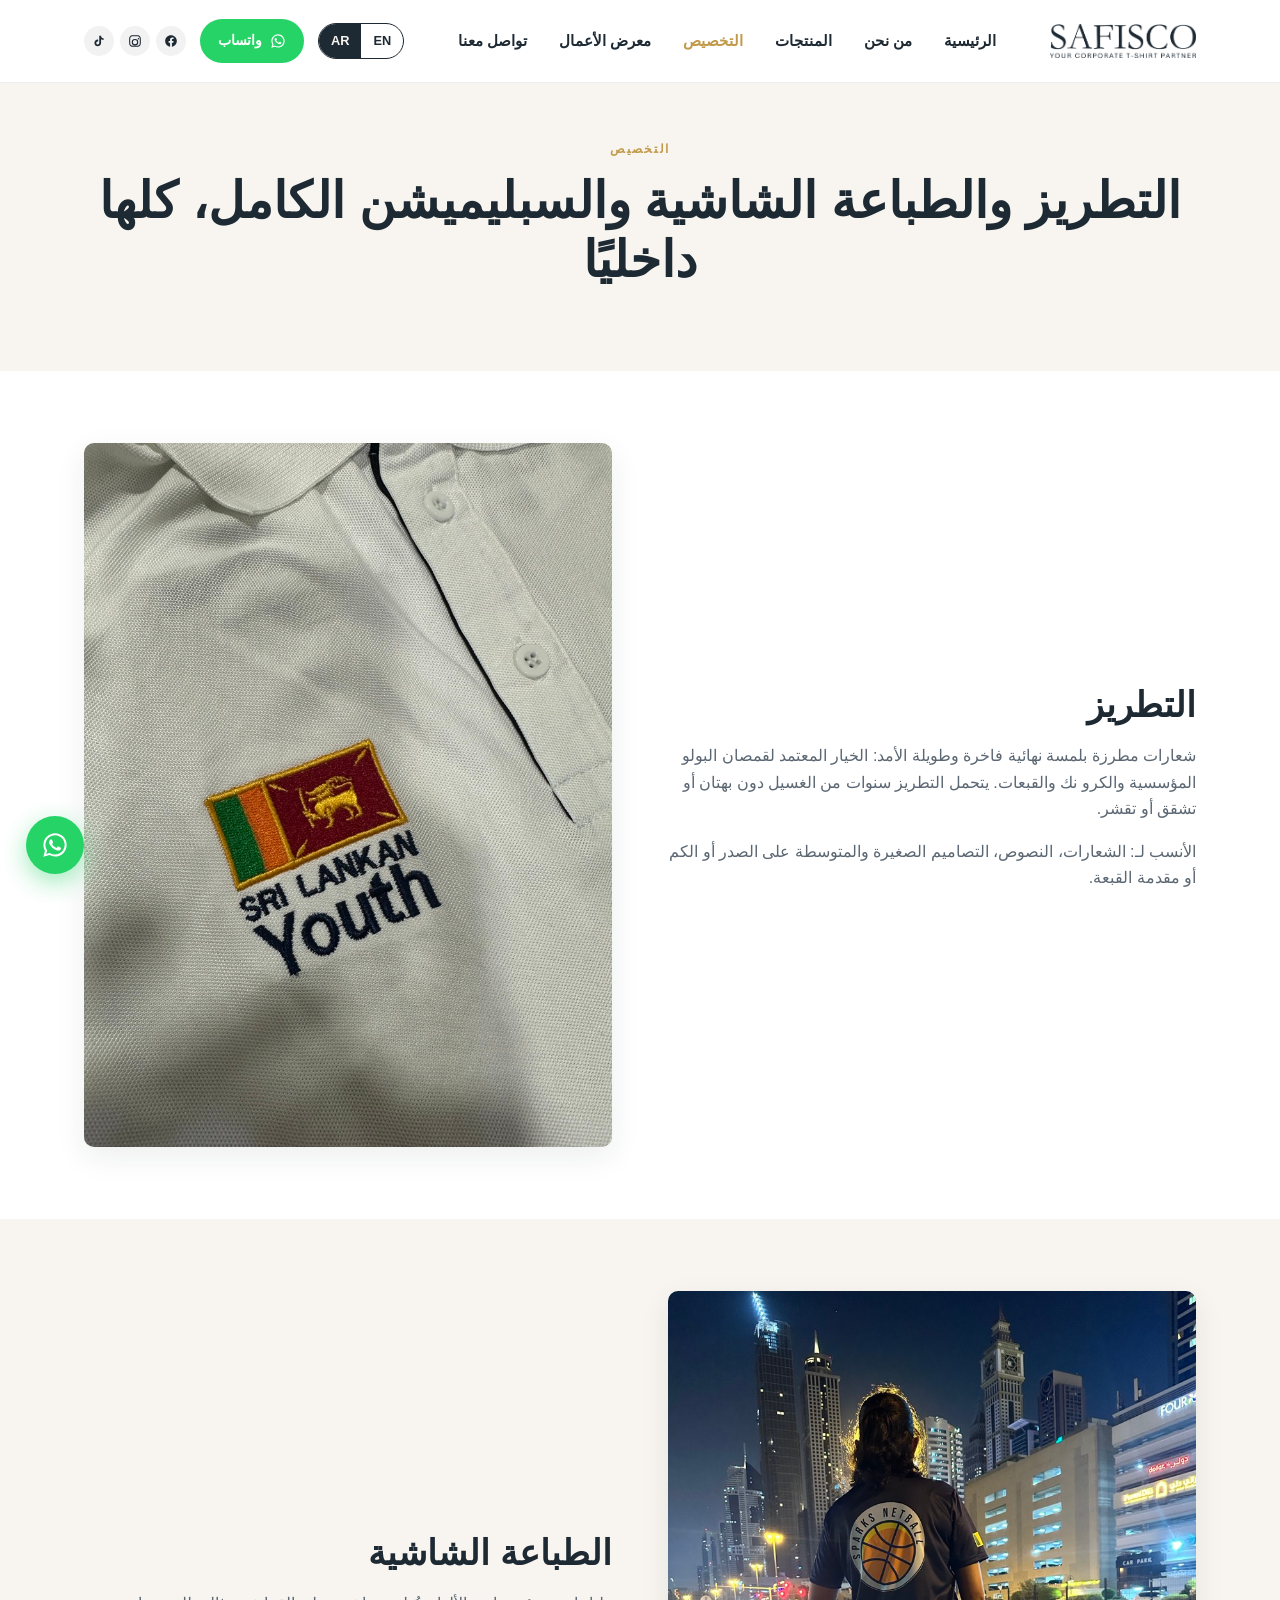
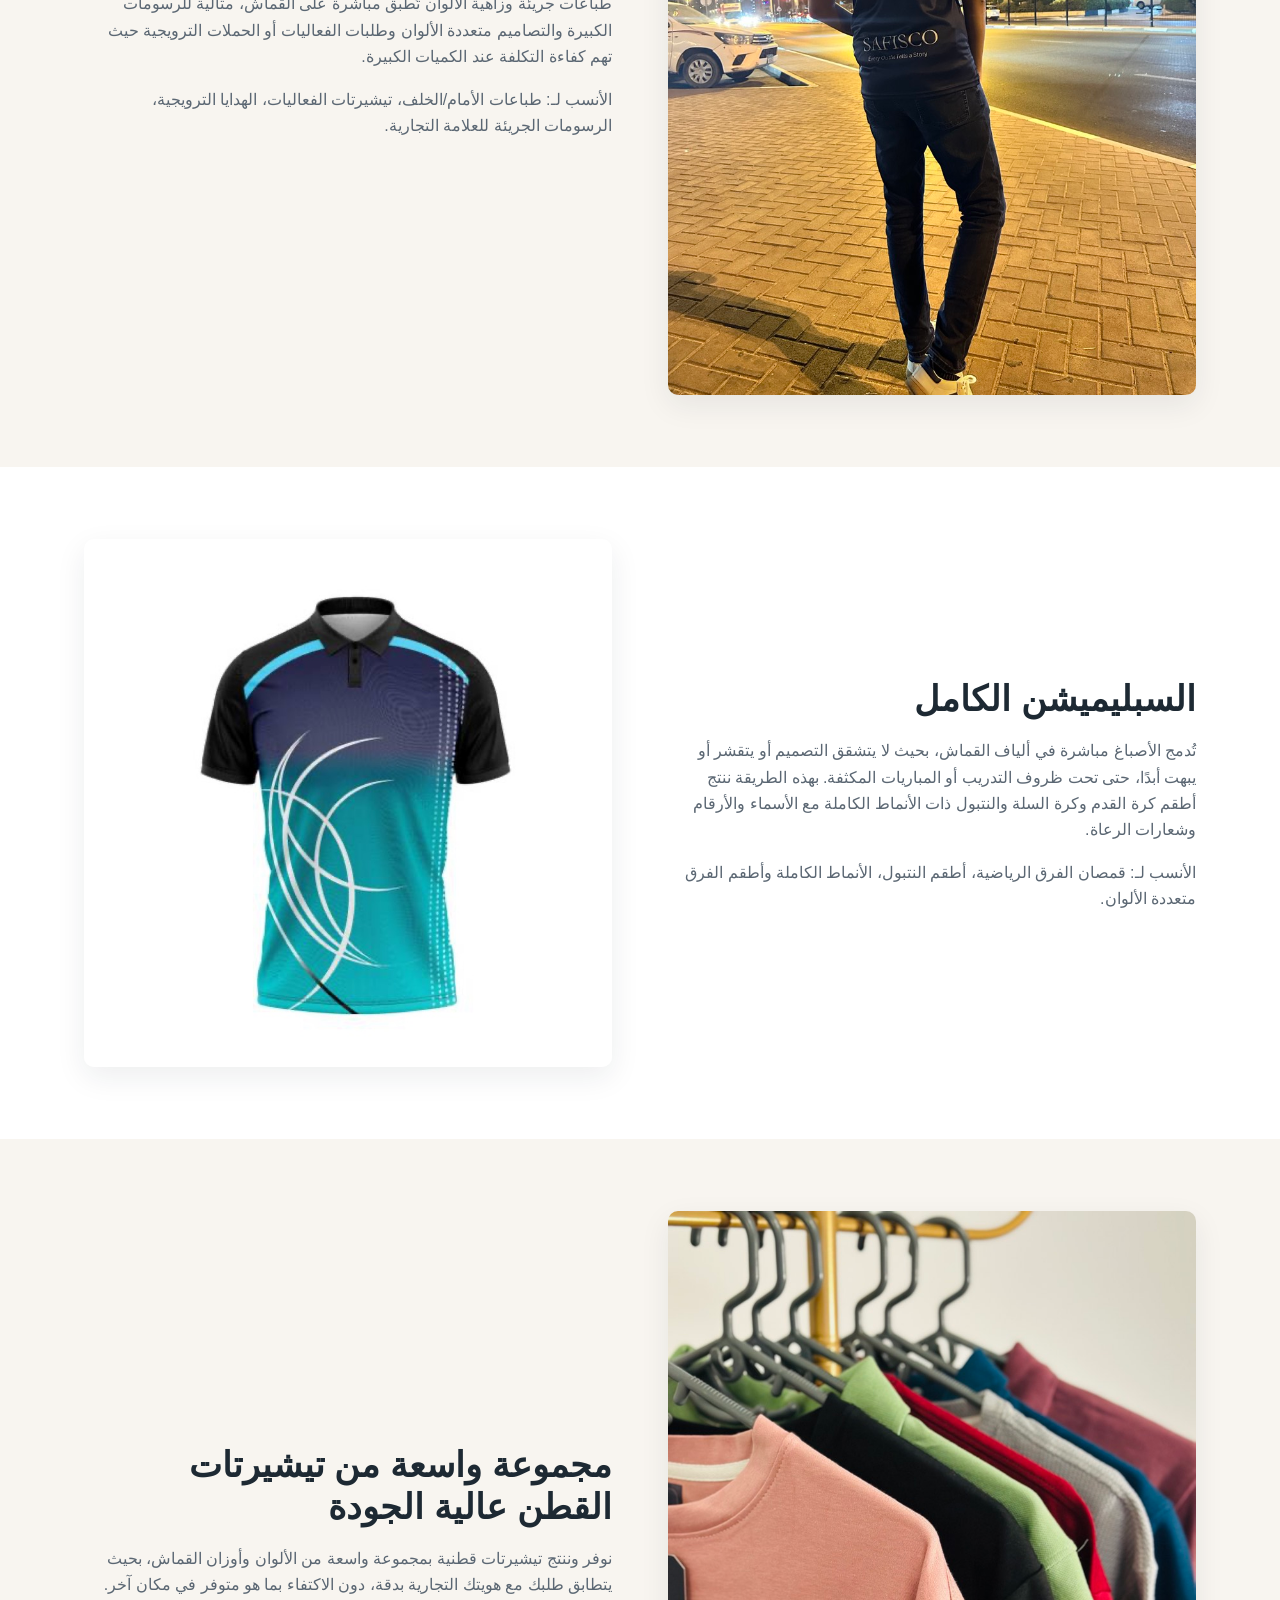
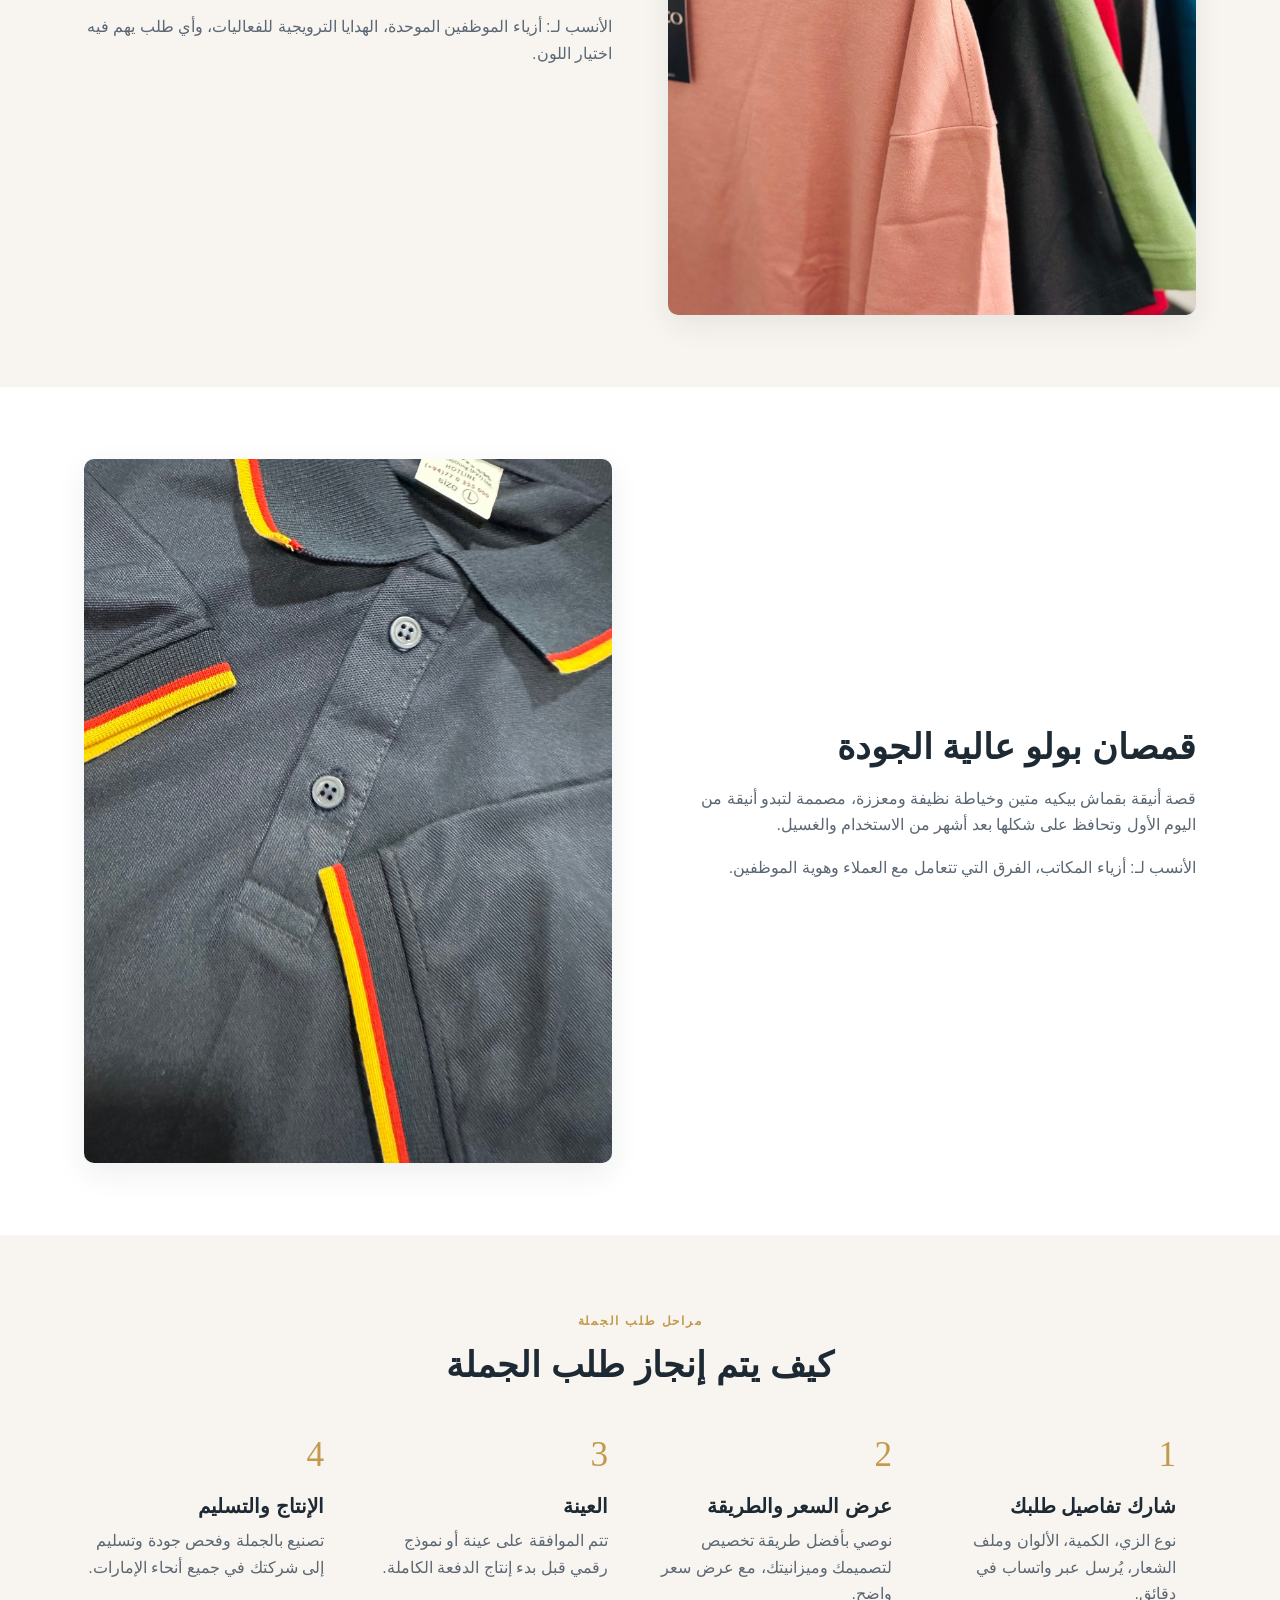
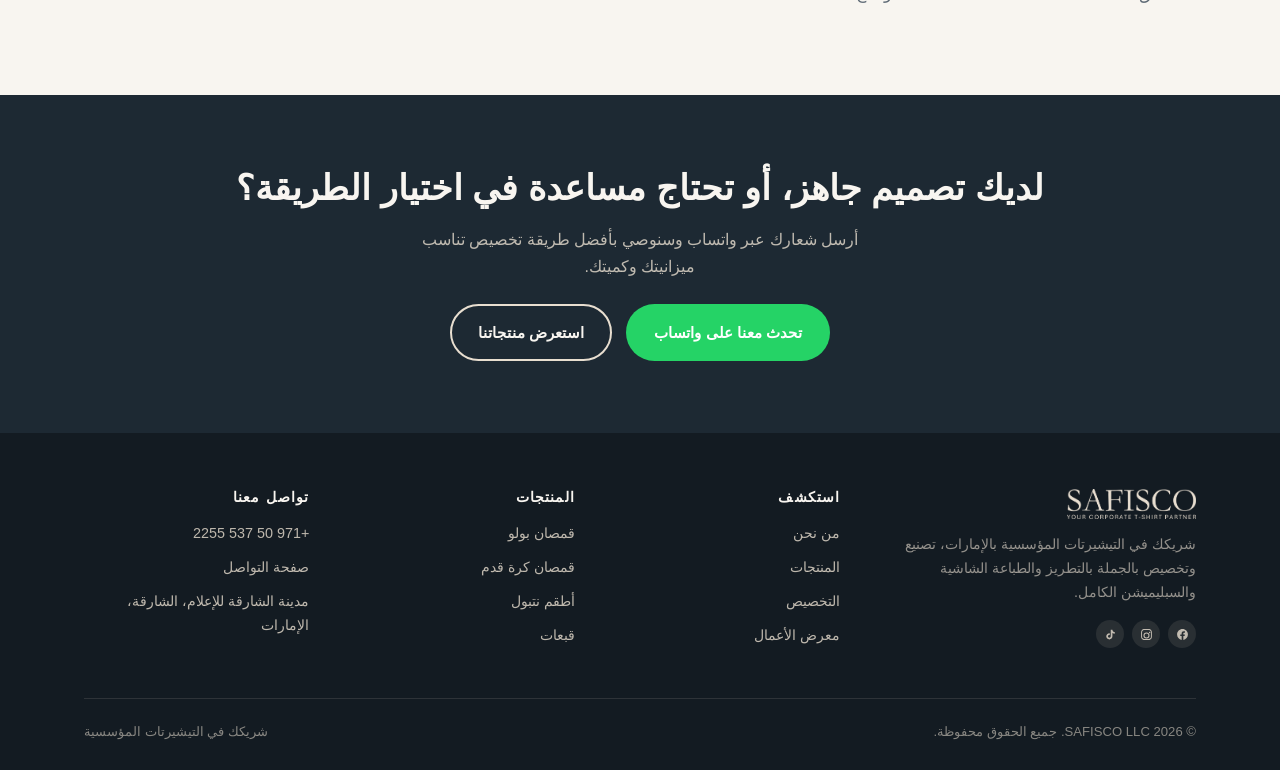
<file: ar/services.html>
<!DOCTYPE html>
<html lang="ar" dir="rtl">
<head>
<meta charset="UTF-8">
<meta name="viewport" content="width=device-width, initial-scale=1.0">
<title>التطريز والطباعة الشاشية والسبليميشن | SAFISCO الإمارات</title>
<meta name="description" content="تقدّم SAFISCO خدمات التطريز والطباعة الشاشية والسبليميشن الكامل داخليًا لطلبات الأزياء المؤسسية والرياضية بالجملة في جميع أنحاء الإمارات.">
<link rel="canonical" href="https://www.safisco.com/ar/services.html">
<link rel="alternate" hreflang="en" href="https://www.safisco.com/services.html">
<link rel="alternate" hreflang="ar" href="https://www.safisco.com/ar/services.html">
<link rel="alternate" hreflang="x-default" href="https://www.safisco.com/services.html">
<link rel="icon" href="../assets/images/brand/favicon-32.png" sizes="32x32">
<link rel="apple-touch-icon" href="../assets/images/brand/apple-touch-icon.png">
<link rel="stylesheet" href="../assets/css/style.css">
</head>
<body>

<header class="site-header">
  <div class="container">
    <a href="index.html" class="brand"><img src="../assets/images/brand/logo-navy.png" alt="SAFISCO: شريكك في التيشيرتات المؤسسية"></a>
    <nav class="main-nav">
      <a href="index.html">الرئيسية</a>
      <a href="about.html">من نحن</a>
      <a href="products.html">المنتجات</a>
      <a href="services.html" class="active">التخصيص</a>
      <a href="gallery.html">معرض الأعمال</a>
      <a href="contact.html">تواصل معنا</a>
    </nav>
    <div class="header-actions">
      <div class="lang-switch">
        <a href="../services.html">EN</a>
        <a href="services.html" class="active">AR</a>
      </div>
      <a class="header-whatsapp" href="https://wa.me/971505372255" target="_blank" rel="noopener">
        <svg viewBox="0 0 24 24" fill="currentColor"><path d="M12.04 2c-5.5 0-9.96 4.46-9.96 9.96 0 1.76.46 3.48 1.34 5L2 22l5.2-1.36a9.9 9.9 0 0 0 4.84 1.23h.01c5.5 0 9.96-4.46 9.96-9.96S17.54 2 12.04 2zm0 18.2h-.01a8.2 8.2 0 0 1-4.19-1.15l-.3-.18-3.09.81.82-3-.2-.31a8.24 8.24 0 1 1 6.97 3.83zm4.52-6.16c-.25-.12-1.47-.72-1.7-.81-.23-.08-.4-.12-.56.13-.17.25-.65.81-.8.98-.15.17-.29.19-.54.06-.25-.12-1.05-.39-2-1.23-.74-.66-1.24-1.47-1.39-1.72-.15-.25-.02-.38.11-.51.11-.11.25-.29.37-.44.12-.15.16-.25.25-.42.08-.17.04-.31-.02-.44-.06-.12-.56-1.36-.77-1.86-.2-.48-.41-.42-.56-.43h-.48c-.17 0-.44.06-.67.31-.23.25-.87.85-.87 2.08s.9 2.42 1.02 2.58c.12.17 1.77 2.7 4.29 3.79.6.26 1.07.41 1.44.53.6.19 1.15.16 1.59.1.48-.07 1.47-.6 1.68-1.18.21-.58.21-1.08.15-1.18-.06-.1-.23-.16-.48-.28z"/></svg>
        <span>واتساب</span>
      </a>
      <div class="header-social">
        <a href="https://www.facebook.com/safisco.corporate" target="_blank" rel="noopener" aria-label="سافيسكو على فيسبوك"><svg viewBox="0 0 24 24" fill="currentColor"><path d="M22 12.06C22 6.5 17.52 2 12 2S2 6.5 2 12.06c0 5.02 3.66 9.18 8.44 9.94v-7.03H7.9v-2.91h2.54V9.85c0-2.51 1.49-3.9 3.77-3.9 1.09 0 2.24.2 2.24.2v2.46h-1.26c-1.24 0-1.63.77-1.63 1.56v1.87h2.78l-.45 2.91h-2.33V22c4.78-.76 8.44-4.92 8.44-9.94z"/></svg></a>
        <a href="https://www.instagram.com/safisco.corporate" target="_blank" rel="noopener" aria-label="سافيسكو على إنستغرام"><svg viewBox="0 0 24 24" fill="currentColor"><path d="M12 2c2.717 0 3.056.01 4.122.06 1.065.05 1.79.217 2.428.465.66.254 1.216.598 1.772 1.153a4.908 4.908 0 0 1 1.153 1.772c.247.637.415 1.363.465 2.428.05 1.066.06 1.405.06 4.122 0 2.717-.01 3.056-.06 4.122-.05 1.065-.218 1.79-.465 2.428a4.883 4.883 0 0 1-1.153 1.772 4.915 4.915 0 0 1-1.772 1.153c-.637.247-1.363.415-2.428.465-1.066.05-1.405.06-4.122.06-2.717 0-3.056-.01-4.122-.06-1.065-.05-1.79-.218-2.428-.465a4.89 4.89 0 0 1-1.772-1.153 4.904 4.904 0 0 1-1.153-1.772c-.248-.637-.415-1.363-.465-2.428C2.01 15.056 2 14.717 2 12c0-2.717.01-3.056.06-4.122.05-1.066.217-1.79.465-2.428a4.88 4.88 0 0 1 1.153-1.772A4.897 4.897 0 0 1 5.45 2.525c.638-.248 1.362-.415 2.428-.465C8.944 2.01 9.283 2 12 2zm0 1.802c-2.67 0-2.987.01-4.04.059-.976.045-1.505.207-1.858.344-.466.181-.8.398-1.15.748-.35.35-.566.683-.747 1.15-.137.352-.3.882-.344 1.857-.048 1.053-.058 1.37-.058 4.04 0 2.67.01 2.987.058 4.04.045.976.207 1.505.344 1.858.181.466.398.8.748 1.15.35.35.683.566 1.15.747.352.137.882.3 1.857.344 1.053.048 1.37.058 4.04.058 2.67 0 2.987-.01 4.04-.058.976-.045 1.505-.207 1.858-.344.466-.181.8-.398 1.15-.748.35-.35.566-.683.747-1.15.137-.352.3-.882.344-1.857.048-1.053.058-1.37.058-4.04 0-2.67-.01-2.987-.058-4.04-.045-.976-.207-1.505-.344-1.858a3.09 3.09 0 0 0-.748-1.15 3.09 3.09 0 0 0-1.15-.747c-.352-.137-.882-.3-1.857-.344-1.053-.048-1.37-.058-4.04-.058zm0 4.595a5.603 5.603 0 1 1 0 11.206 5.603 5.603 0 0 1 0-11.206zm0 9.24a3.638 3.638 0 1 0 0-7.276 3.638 3.638 0 0 0 0 7.276zm7.135-9.463a1.31 1.31 0 1 1-2.618 0 1.31 1.31 0 0 1 2.618 0z"/></svg></a>
        <a href="https://www.tiktok.com/@safisco.corporate" target="_blank" rel="noopener" aria-label="سافيسكو على تيك توك"><svg viewBox="0 0 24 24" fill="currentColor"><path d="M16.6 5.82s.51.5 0 0A4.278 4.278 0 0 1 15.54 3h-3.09v12.4a2.592 2.592 0 0 1-2.59 2.5c-1.42 0-2.6-1.16-2.6-2.6 0-1.72 1.66-3.01 3.37-2.48V9.66c-3.45-.46-6.47 2.22-6.47 5.64 0 3.33 2.76 5.7 5.69 5.7 3.14 0 5.69-2.55 5.69-5.7V9.01a7.35 7.35 0 0 0 4.3 1.38V7.3s-1.88.09-3.24-1.48z"/></svg></a>
      </div>
      <button class="nav-toggle" aria-label="Toggle menu" aria-expanded="false"><span></span><span></span><span></span></button>
    </div>
  </div>
</header>

<section class="page-hero">
  <div class="container">
    <span class="eyebrow">التخصيص</span>
    <h1>التطريز والطباعة الشاشية والسبليميشن الكامل، كلها داخليًا</h1>
  </div>
</section>

<section class="bg-white">
  <div class="container">
    <div class="split">
      <div>
        <h2>التطريز</h2>
        <p>شعارات مطرزة بلمسة نهائية فاخرة وطويلة الأمد: الخيار المعتمد لقمصان البولو المؤسسية والكرو نك والقبعات. يتحمل التطريز سنوات من الغسيل دون بهتان أو تشقق أو تقشر.</p>
        <p>الأنسب لـ: الشعارات، النصوص، التصاميم الصغيرة والمتوسطة على الصدر أو الكم أو مقدمة القبعة.</p>
      </div>
      <img src="../assets/images/services/embroidery-detail.jpg" alt="لقطة مقربة لشعار مطرز مخصص على قميص بولو مؤسسي" loading="lazy">
    </div>
  </div>
</section>

<section class="bg-cream">
  <div class="container">
    <div class="split">
      <img src="../assets/images/services/screen-printing-tshirt.jpg" alt="تيشيرت مطبوع بطباعة شاشية كاملة على الظهر من سافيسكو" loading="lazy">
      <div>
        <h2>الطباعة الشاشية</h2>
        <p>طباعات جريئة وزاهية الألوان تُطبق مباشرة على القماش، مثالية للرسومات الكبيرة والتصاميم متعددة الألوان وطلبات الفعاليات أو الحملات الترويجية حيث تهم كفاءة التكلفة عند الكميات الكبيرة.</p>
        <p>الأنسب لـ: طباعات الأمام/الخلف، تيشيرتات الفعاليات، الهدايا الترويجية، الرسومات الجريئة للعلامة التجارية.</p>
      </div>
    </div>
  </div>
</section>

<section class="bg-white">
  <div class="container">
    <div class="split">
      <div>
        <h2>السبليميشن الكامل</h2>
        <p>تُدمج الأصباغ مباشرة في ألياف القماش، بحيث لا يتشقق التصميم أو يتقشر أو يبهت أبدًا، حتى تحت ظروف التدريب أو المباريات المكثفة. بهذه الطريقة ننتج أطقم كرة القدم وكرة السلة والنتبول ذات الأنماط الكاملة مع الأسماء والأرقام وشعارات الرعاة.</p>
        <p>الأنسب لـ: قمصان الفرق الرياضية، أطقم النتبول، الأنماط الكاملة وأطقم الفرق متعددة الألوان.</p>
      </div>
      <img src="../assets/images/services/full-sublimation.jpg" alt="تيشيرتات مطبوعة بالسبليميشن الكامل من SAFISCO" loading="lazy">
    </div>
  </div>
</section>

<section class="bg-cream">
  <div class="container">
    <div class="split">
      <img src="../assets/images/services/cotton-tshirts-range.jpg" alt="مجموعة واسعة من تيشيرتات القطن عالية الجودة بألوان متعددة على رف" loading="lazy">
      <div>
        <h2>مجموعة واسعة من تيشيرتات القطن عالية الجودة</h2>
        <p>نوفر وننتج تيشيرتات قطنية بمجموعة واسعة من الألوان وأوزان القماش، بحيث يتطابق طلبك مع هويتك التجارية بدقة، دون الاكتفاء بما هو متوفر في مكان آخر.</p>
        <p>الأنسب لـ: أزياء الموظفين الموحدة، الهدايا الترويجية للفعاليات، وأي طلب يهم فيه اختيار اللون.</p>
      </div>
    </div>
  </div>
</section>

<section class="bg-white">
  <div class="container">
    <div class="split">
      <div>
        <h2>قمصان بولو عالية الجودة</h2>
        <p>قصة أنيقة بقماش بيكيه متين وخياطة نظيفة ومعززة، مصممة لتبدو أنيقة من اليوم الأول وتحافظ على شكلها بعد أشهر من الاستخدام والغسيل.</p>
        <p>الأنسب لـ: أزياء المكاتب، الفرق التي تتعامل مع العملاء وهوية الموظفين.</p>
      </div>
      <img src="../assets/images/services/polo-quality-detail.jpg" alt="لقطة مقربة لقماش وخياطة قميص بولو مؤسسي عالي الجودة" loading="lazy">
    </div>
  </div>
</section>

<section class="bg-cream">
  <div class="container">
    <div class="section-head center">
      <span class="eyebrow">مراحل طلب الجملة</span>
      <h2>كيف يتم إنجاز طلب الجملة</h2>
    </div>
    <div class="steps">
      <div class="step">
        <h3>شارك تفاصيل طلبك</h3>
        <p>نوع الزي، الكمية، الألوان وملف الشعار، يُرسل عبر واتساب في دقائق.</p>
      </div>
      <div class="step">
        <h3>عرض السعر والطريقة</h3>
        <p>نوصي بأفضل طريقة تخصيص لتصميمك وميزانيتك، مع عرض سعر واضح.</p>
      </div>
      <div class="step">
        <h3>العينة</h3>
        <p>تتم الموافقة على عينة أو نموذج رقمي قبل بدء إنتاج الدفعة الكاملة.</p>
      </div>
      <div class="step">
        <h3>الإنتاج والتسليم</h3>
        <p>تصنيع بالجملة وفحص جودة وتسليم إلى شركتك في جميع أنحاء الإمارات.</p>
      </div>
    </div>
  </div>
</section>

<section class="cta-band">
  <div class="container">
    <h2>لديك تصميم جاهز، أو تحتاج مساعدة في اختيار الطريقة؟</h2>
    <p>أرسل شعارك عبر واتساب وسنوصي بأفضل طريقة تخصيص تناسب ميزانيتك وكميتك.</p>
    <div class="btn-row">
      <a class="btn btn-whatsapp" href="https://wa.me/971505372255?text=%D9%85%D8%B1%D8%AD%D8%A8%D8%A7%D9%8B%20SAFISCO%D8%8C%20%D8%A3%D8%B1%D8%BA%D8%A8%20%D9%81%D9%8A%20%D8%A7%D9%84%D8%AD%D8%B5%D9%88%D9%84%20%D8%B9%D9%84%D9%89%20%D8%B9%D8%B1%D8%B6%20%D8%B3%D8%B9%D8%B1%20%D9%84%D8%AA%D9%8A%D8%B4%D9%8A%D8%B1%D8%AA%D8%A7%D8%AA%20%D9%85%D8%AE%D8%B5%D8%B5%D8%A9." target="_blank" rel="noopener">تحدث معنا على واتساب</a>
      <a class="btn btn-outline" href="products.html">استعرض منتجاتنا</a>
    </div>
  </div>
</section>

<footer class="site-footer">
  <div class="container">
    <div class="footer-grid">
      <div>
        <img src="../assets/images/brand/logo-cream.png" alt="SAFISCO">
        <p>شريكك في التيشيرتات المؤسسية بالإمارات، تصنيع وتخصيص بالجملة بالتطريز والطباعة الشاشية والسبليميشن الكامل.</p>
        <div class="social-links">
          <a href="https://www.facebook.com/safisco.corporate" target="_blank" rel="noopener" aria-label="سافيسكو على فيسبوك"><svg viewBox="0 0 24 24" fill="currentColor"><path d="M22 12.06C22 6.5 17.52 2 12 2S2 6.5 2 12.06c0 5.02 3.66 9.18 8.44 9.94v-7.03H7.9v-2.91h2.54V9.85c0-2.51 1.49-3.9 3.77-3.9 1.09 0 2.24.2 2.24.2v2.46h-1.26c-1.24 0-1.63.77-1.63 1.56v1.87h2.78l-.45 2.91h-2.33V22c4.78-.76 8.44-4.92 8.44-9.94z"/></svg></a>
          <a href="https://www.instagram.com/safisco.corporate" target="_blank" rel="noopener" aria-label="سافيسكو على إنستغرام"><svg viewBox="0 0 24 24" fill="currentColor"><path d="M12 2c2.717 0 3.056.01 4.122.06 1.065.05 1.79.217 2.428.465.66.254 1.216.598 1.772 1.153a4.908 4.908 0 0 1 1.153 1.772c.247.637.415 1.363.465 2.428.05 1.066.06 1.405.06 4.122 0 2.717-.01 3.056-.06 4.122-.05 1.065-.218 1.79-.465 2.428a4.883 4.883 0 0 1-1.153 1.772 4.915 4.915 0 0 1-1.772 1.153c-.637.247-1.363.415-2.428.465-1.066.05-1.405.06-4.122.06-2.717 0-3.056-.01-4.122-.06-1.065-.05-1.79-.218-2.428-.465a4.89 4.89 0 0 1-1.772-1.153 4.904 4.904 0 0 1-1.153-1.772c-.248-.637-.415-1.363-.465-2.428C2.01 15.056 2 14.717 2 12c0-2.717.01-3.056.06-4.122.05-1.066.217-1.79.465-2.428a4.88 4.88 0 0 1 1.153-1.772A4.897 4.897 0 0 1 5.45 2.525c.638-.248 1.362-.415 2.428-.465C8.944 2.01 9.283 2 12 2zm0 1.802c-2.67 0-2.987.01-4.04.059-.976.045-1.505.207-1.858.344-.466.181-.8.398-1.15.748-.35.35-.566.683-.747 1.15-.137.352-.3.882-.344 1.857-.048 1.053-.058 1.37-.058 4.04 0 2.67.01 2.987.058 4.04.045.976.207 1.505.344 1.858.181.466.398.8.748 1.15.35.35.683.566 1.15.747.352.137.882.3 1.857.344 1.053.048 1.37.058 4.04.058 2.67 0 2.987-.01 4.04-.058.976-.045 1.505-.207 1.858-.344.466-.181.8-.398 1.15-.748.35-.35.566-.683.747-1.15.137-.352.3-.882.344-1.857.048-1.053.058-1.37.058-4.04 0-2.67-.01-2.987-.058-4.04-.045-.976-.207-1.505-.344-1.858a3.09 3.09 0 0 0-.748-1.15 3.09 3.09 0 0 0-1.15-.747c-.352-.137-.882-.3-1.857-.344-1.053-.048-1.37-.058-4.04-.058zm0 4.595a5.603 5.603 0 1 1 0 11.206 5.603 5.603 0 0 1 0-11.206zm0 9.24a3.638 3.638 0 1 0 0-7.276 3.638 3.638 0 0 0 0 7.276zm7.135-9.463a1.31 1.31 0 1 1-2.618 0 1.31 1.31 0 0 1 2.618 0z"/></svg></a>
          <a href="https://www.tiktok.com/@safisco.corporate" target="_blank" rel="noopener" aria-label="سافيسكو على تيك توك"><svg viewBox="0 0 24 24" fill="currentColor"><path d="M16.6 5.82s.51.5 0 0A4.278 4.278 0 0 1 15.54 3h-3.09v12.4a2.592 2.592 0 0 1-2.59 2.5c-1.42 0-2.6-1.16-2.6-2.6 0-1.72 1.66-3.01 3.37-2.48V9.66c-3.45-.46-6.47 2.22-6.47 5.64 0 3.33 2.76 5.7 5.69 5.7 3.14 0 5.69-2.55 5.69-5.7V9.01a7.35 7.35 0 0 0 4.3 1.38V7.3s-1.88.09-3.24-1.48z"/></svg></a>
        </div>
      </div>
      <div>
        <h4>استكشف</h4>
        <ul>
          <li><a href="about.html">من نحن</a></li>
          <li><a href="products.html">المنتجات</a></li>
          <li><a href="services.html">التخصيص</a></li>
          <li><a href="gallery.html">معرض الأعمال</a></li>
        </ul>
      </div>
      <div>
        <h4>المنتجات</h4>
        <ul>
          <li><a href="products.html#polo">قمصان بولو</a></li>
          <li><a href="products.html#football">قمصان كرة قدم</a></li>
          <li><a href="products.html#netball">أطقم نتبول</a></li>
          <li><a href="products.html#caps">قبعات</a></li>
        </ul>
      </div>
      <div>
        <h4>تواصل معنا</h4>
        <ul>
          <li><a href="https://wa.me/971505372255" target="_blank" rel="noopener">+971 50 537 2255</a></li>
          <li><a href="contact.html">صفحة التواصل</a></li>
          <li>مدينة الشارقة للإعلام، الشارقة، الإمارات</li>
        </ul>
      </div>
    </div>
    <div class="footer-bottom">
      <span>&copy; <span data-year>2026</span> SAFISCO LLC. جميع الحقوق محفوظة.</span>
      <span>شريكك في التيشيرتات المؤسسية</span>
    </div>
  </div>
</footer>

<a class="whatsapp-float" href="https://wa.me/971505372255?text=%D9%85%D8%B1%D8%AD%D8%A8%D8%A7%D9%8B%20SAFISCO%D8%8C%20%D8%A3%D8%B1%D8%BA%D8%A8%20%D9%81%D9%8A%20%D8%A7%D9%84%D8%AD%D8%B5%D9%88%D9%84%20%D8%B9%D9%84%D9%89%20%D8%B9%D8%B1%D8%B6%20%D8%B3%D8%B9%D8%B1%20%D9%84%D8%AA%D9%8A%D8%B4%D9%8A%D8%B1%D8%AA%D8%A7%D8%AA%20%D9%85%D8%AE%D8%B5%D8%B5%D8%A9." target="_blank" rel="noopener" aria-label="تواصل عبر واتساب">
  <svg viewBox="0 0 24 24" fill="currentColor"><path d="M12.04 2c-5.5 0-9.96 4.46-9.96 9.96 0 1.76.46 3.48 1.34 5L2 22l5.2-1.36a9.9 9.9 0 0 0 4.84 1.23h.01c5.5 0 9.96-4.46 9.96-9.96S17.54 2 12.04 2zm0 18.2h-.01a8.2 8.2 0 0 1-4.19-1.15l-.3-.18-3.09.81.82-3-.2-.31a8.24 8.24 0 1 1 6.97 3.83zm4.52-6.16c-.25-.12-1.47-.72-1.7-.81-.23-.08-.4-.12-.56.13-.17.25-.65.81-.8.98-.15.17-.29.19-.54.06-.25-.12-1.05-.39-2-1.23-.74-.66-1.24-1.47-1.39-1.72-.15-.25-.02-.38.11-.51.11-.11.25-.29.37-.44.12-.15.16-.25.25-.42.08-.17.04-.31-.02-.44-.06-.12-.56-1.36-.77-1.86-.2-.48-.41-.42-.56-.43h-.48c-.17 0-.44.06-.67.31-.23.25-.87.85-.87 2.08s.9 2.42 1.02 2.58c.12.17 1.77 2.7 4.29 3.79.6.26 1.07.41 1.44.53.6.19 1.15.16 1.59.1.48-.07 1.47-.6 1.68-1.18.21-.58.21-1.08.15-1.18-.06-.1-.23-.16-.48-.28z"/></svg>
</a>

<script src="../assets/js/main.js"></script>
</body>
</html>
</file>
<file: assets/css/style.css>
/* SAFISCO — shared stylesheet (EN + AR) */

:root {
  --navy: #1d2933;
  --navy-dark: #131b22;
  --navy-soft: #2a3946;
  --cream: #e8ded0;
  --cream-light: #f8f5f0;
  --white: #ffffff;
  --gold: #c19a4b;
  --ink-muted: #5b6773;
  --whatsapp: #25d366;
  --radius: 10px;
  --shadow: 0 10px 30px rgba(29, 41, 51, 0.08);
  --font-serif: "Georgia", "Times New Roman", serif;
  --font-sans: -apple-system, BlinkMacSystemFont, "Segoe UI", Roboto, Helvetica, Arial, sans-serif;
  --font-arabic: "Tahoma", "Segoe UI", "Noto Kufi Arabic", "Dubai", var(--font-sans);
}

* { box-sizing: border-box; }
html { scroll-behavior: smooth; }
body {
  margin: 0;
  font-family: var(--font-sans);
  color: var(--navy);
  background: var(--white);
  line-height: 1.65;
  -webkit-font-smoothing: antialiased;
}
html[dir="rtl"] body { font-family: var(--font-arabic); }

img { max-width: 100%; display: block; }
a { color: inherit; text-decoration: none; }
ul { margin: 0; padding: 0; list-style: none; }
h1, h2, h3, h4 { font-family: var(--font-serif); font-weight: 700; margin: 0 0 0.5em; line-height: 1.2; color: var(--navy); }
html[dir="rtl"] h1, html[dir="rtl"] h2, html[dir="rtl"] h3, html[dir="rtl"] h4 { font-family: var(--font-arabic); }
p { margin: 0 0 1em; color: var(--ink-muted); }
.container { max-width: 1160px; margin: 0 auto; padding: 0 24px; }
section { padding: 72px 0; }
.section-tight { padding: 48px 0; }

.eyebrow {
  display: inline-block;
  font-size: 0.78rem;
  letter-spacing: 0.14em;
  text-transform: uppercase;
  color: var(--gold);
  font-weight: 700;
  margin-bottom: 12px;
}
.section-head { max-width: 640px; margin: 0 0 40px; }
.section-head.center { margin-left: auto; margin-right: auto; text-align: center; }
h1 { font-size: clamp(2.1rem, 4vw, 3.1rem); }
h2 { font-size: clamp(1.6rem, 3vw, 2.2rem); }
h3 { font-size: 1.25rem; }

/* Buttons */
.btn {
  display: inline-flex;
  align-items: center;
  gap: 8px;
  padding: 14px 26px;
  border-radius: 999px;
  font-weight: 700;
  font-size: 0.95rem;
  border: 2px solid transparent;
  cursor: pointer;
  transition: transform 0.15s ease, box-shadow 0.15s ease, background 0.2s ease;
}
.btn:hover { transform: translateY(-2px); }
.btn-primary { background: var(--navy); color: var(--cream-light); }
.btn-primary:hover { background: var(--navy-dark); box-shadow: var(--shadow); }
.btn-outline { border-color: var(--navy); color: var(--navy); }
.btn-outline:hover { background: var(--navy); color: var(--cream-light); }
.btn-whatsapp { background: var(--whatsapp); color: #fff; }
.btn-whatsapp:hover { background: #1eb856; box-shadow: var(--shadow); }
.btn svg { width: 18px; height: 18px; flex-shrink: 0; }
.btn-row { display: flex; gap: 14px; flex-wrap: wrap; }

/* Header */
.site-header {
  position: sticky;
  top: 0;
  z-index: 100;
  background: rgba(255, 255, 255, 0.92);
  backdrop-filter: saturate(180%) blur(10px);
  border-bottom: 1px solid rgba(29, 41, 51, 0.08);
}
.site-header .container {
  display: flex;
  align-items: center;
  justify-content: space-between;
  height: 82px;
}
.brand img { height: 34px; width: auto; }
.main-nav { display: flex; align-items: center; gap: 32px; }
.main-nav a {
  font-size: 0.95rem;
  font-weight: 600;
  color: var(--navy);
  position: relative;
  padding: 6px 0;
}
.main-nav a.active,
.main-nav a:hover { color: var(--gold); }
.header-actions { display: flex; align-items: center; gap: 14px; }
.lang-switch {
  display: inline-flex;
  border: 1.5px solid var(--navy);
  border-radius: 999px;
  overflow: hidden;
  font-size: 0.8rem;
  font-weight: 700;
}
.lang-switch a { padding: 6px 12px; }
.lang-switch a.active { background: var(--navy); color: var(--cream-light); }
.header-whatsapp {
  display: inline-flex;
  align-items: center;
  gap: 8px;
  background: var(--whatsapp);
  color: #fff;
  padding: 10px 18px;
  border-radius: 999px;
  font-weight: 700;
  font-size: 0.88rem;
}
.header-whatsapp svg { width: 16px; height: 16px; }
.nav-toggle {
  display: none;
  background: none;
  border: none;
  cursor: pointer;
  padding: 8px;
}
.nav-toggle span {
  display: block;
  width: 24px;
  height: 2px;
  background: var(--navy);
  margin: 5px 0;
  transition: 0.2s;
}

/* Hero */
.hero {
  background: linear-gradient(180deg, var(--cream-light) 0%, var(--white) 100%);
  padding: 64px 0 80px;
}
.hero .container {
  display: grid;
  grid-template-columns: 1.1fr 0.9fr;
  gap: 56px;
  align-items: center;
}
.hero-copy p.lead { font-size: 1.1rem; color: var(--ink-muted); max-width: 46ch; }
.hero-stats { display: flex; gap: 32px; margin-top: 36px; }
.hero-stats div strong { display: block; font-family: var(--font-serif); font-size: 1.7rem; color: var(--navy); }
.hero-stats div span { font-size: 0.82rem; color: var(--ink-muted); }
.hero-media {
  border-radius: var(--radius);
  overflow: hidden;
  box-shadow: var(--shadow);
  aspect-ratio: 4/5;
}
.hero-media img { width: 100%; height: 100%; object-fit: cover; }

/* Value props */
.value-grid {
  display: grid;
  grid-template-columns: repeat(auto-fit, minmax(210px, 1fr));
  gap: 24px;
}
.value-card {
  background: var(--cream-light);
  border-radius: var(--radius);
  padding: 28px 24px;
}
.value-card .icon {
  width: 44px; height: 44px;
  color: var(--navy);
  margin-bottom: 16px;
}
.value-card h3 { font-size: 1.05rem; margin-bottom: 6px; }
.value-card p { margin: 0; font-size: 0.92rem; }

/* Category / product cards */
.card-grid {
  display: grid;
  grid-template-columns: repeat(3, 1fr);
  gap: 22px;
}
.cat-card {
  border: 1px solid rgba(29,41,51,0.1);
  border-radius: var(--radius);
  padding: 26px;
  transition: box-shadow 0.2s ease, transform 0.2s ease;
}
.cat-card:hover { box-shadow: var(--shadow); transform: translateY(-3px); }
.cat-card .icon { width: 36px; height: 36px; color: var(--gold); margin-bottom: 14px; }
.cat-card h3 { margin-bottom: 6px; }
.cat-card p { font-size: 0.9rem; margin: 0; }

/* Gallery */
.gallery-grid {
  display: grid;
  grid-template-columns: repeat(4, 1fr);
  gap: 14px;
}
.gallery-grid a {
  display: block;
  border-radius: var(--radius);
  overflow: hidden;
  aspect-ratio: 1/1;
  box-shadow: var(--shadow);
}
.gallery-grid img { width: 100%; height: 100%; object-fit: cover; transition: transform 0.35s ease; }
.gallery-grid a:hover img { transform: scale(1.06); }
.gallery-grid .span-2 { grid-column: span 2; grid-row: span 2; }

/* Lightbox */
.lightbox {
  position: fixed; inset: 0; background: rgba(19,27,34,0.92);
  display: none; align-items: center; justify-content: center;
  z-index: 1000; padding: 32px;
}
.lightbox.open { display: flex; }
.lightbox img { max-width: 92vw; max-height: 86vh; border-radius: 6px; }
.lightbox-close {
  position: absolute; top: 24px; inset-inline-end: 28px;
  background: none; border: none; color: #fff; font-size: 2rem; cursor: pointer;
  line-height: 1;
}

/* Testimonials */
.testimonial-grid {
  display: grid;
  grid-template-columns: repeat(3, 1fr);
  gap: 22px;
}
.testimonial-card {
  background: var(--white);
  border: 1px solid rgba(29,41,51,0.1);
  border-radius: var(--radius);
  padding: 26px;
}
.testimonial-card .stars { color: var(--gold); letter-spacing: 3px; margin-bottom: 12px; font-size: 0.95rem; }
.testimonial-card p.quote { color: var(--navy); font-style: italic; margin-bottom: 18px; }
.testimonial-card .who strong { display: block; font-size: 0.92rem; }
.testimonial-card .who span { font-size: 0.8rem; color: var(--ink-muted); }
.testimonial-note {
  font-size: 0.8rem;
  color: var(--ink-muted);
  margin-top: 28px;
  text-align: center;
}

/* Dark band / CTA */
.cta-band {
  background: var(--navy);
  color: var(--cream-light);
  text-align: center;
}
.cta-band h2 { color: var(--cream-light); }
.cta-band p { color: rgba(232,222,208,0.8); max-width: 52ch; margin-inline: auto; }
.cta-band .btn-row { justify-content: center; margin-top: 24px; }
.cta-band .btn-outline { border-color: var(--cream); color: var(--cream-light); }
.cta-band .btn-outline:hover { background: var(--cream); color: var(--navy); }

/* Process steps */
.steps { display: grid; grid-template-columns: repeat(4,1fr); gap: 24px; counter-reset: step; }
.step { position: relative; padding-inline-start: 20px; }
.step::before {
  counter-increment: step;
  content: counter(step);
  font-family: var(--font-serif);
  font-size: 2.2rem;
  color: var(--gold);
  display: block;
  margin-bottom: 10px;
}

/* Method / services list */
.method-list { display: grid; gap: 18px; }
.method-row {
  display: grid;
  grid-template-columns: 220px 1fr;
  gap: 28px;
  padding: 26px 0;
  border-bottom: 1px solid rgba(29,41,51,0.1);
}
.method-row h3 { margin-bottom: 8px; }

/* Two column generic */
.split { display: grid; grid-template-columns: 1fr 1fr; gap: 56px; align-items: center; }
.split img { border-radius: var(--radius); box-shadow: var(--shadow); }

/* Single centered showcase image with caption */
.showcase { text-align: center; }
.showcase img {
  max-width: 640px;
  width: 100%;
  border-radius: var(--radius);
  box-shadow: var(--shadow);
  margin: 0 auto 16px;
}
.showcase .caption { max-width: 56ch; margin: 0 auto; color: var(--ink-muted); font-size: 0.9rem; }

.bg-cream { background: var(--cream-light); }
.bg-white { background: var(--white); }

/* Breadcrumb / page hero */
.page-hero {
  background: var(--cream-light);
  padding: 56px 0;
  text-align: center;
}
.page-hero .eyebrow { display: block; }

/* Contact */
.contact-grid { display: grid; grid-template-columns: 1fr 1fr; gap: 48px; }
.contact-card {
  background: var(--navy);
  color: var(--cream-light);
  border-radius: var(--radius);
  padding: 40px;
}
.contact-card h3 { color: var(--cream-light); }
.contact-card p { color: rgba(232,222,208,0.75); }
.contact-line { display: flex; align-items: center; gap: 12px; margin-bottom: 18px; font-weight: 600; }
.contact-line svg { width: 20px; height: 20px; flex-shrink: 0; color: var(--gold); }
.contact-list { display: grid; gap: 20px; }
.contact-item { display: flex; gap: 16px; }
.contact-item .icon { width: 28px; height: 28px; color: var(--gold); flex-shrink: 0; }
.contact-item h4 { margin: 0 0 4px; font-size: 1rem; }
.contact-item p { margin: 0; font-size: 0.92rem; }

.contact-col { display: flex; flex-direction: column; gap: 24px; }
.bank-card { background: var(--navy); color: var(--cream-light); border-radius: var(--radius); padding: 32px 40px; }
.bank-card h3 { color: var(--cream-light); margin-bottom: 16px; }
.bank-details { display: grid; gap: 12px; }
.bank-row { display: flex; justify-content: space-between; gap: 16px; padding-bottom: 12px; border-bottom: 1px solid rgba(232,222,208,0.15); font-size: 0.92rem; }
.bank-row:last-child { border-bottom: none; padding-bottom: 0; }
.bank-row span { color: rgba(232,222,208,0.6); }
.bank-row strong { color: var(--cream-light); font-weight: 600; letter-spacing: 0.02em; }

/* Footer */
.site-footer { background: var(--navy-dark); color: rgba(232,222,208,0.8); padding: 56px 0 28px; }
.footer-grid { display: grid; grid-template-columns: 1.4fr 1fr 1fr 1fr; gap: 40px; }
.footer-grid img { height: 30px; margin-bottom: 14px; }
.footer-grid p { color: rgba(232,222,208,0.6); font-size: 0.9rem; }
.footer-grid h4 { color: var(--cream-light); font-family: var(--font-sans); font-size: 0.9rem; text-transform: uppercase; letter-spacing: 0.08em; margin-bottom: 16px; }
html[dir="rtl"] .footer-grid h4 { font-family: var(--font-arabic); }
.footer-grid ul li { margin-bottom: 10px; font-size: 0.9rem; }
.footer-grid ul a:hover { color: var(--gold); }
.social-links { display: flex; gap: 8px; margin-top: 16px; }
.social-links a {
  display: flex;
  align-items: center;
  justify-content: center;
  width: 28px;
  height: 28px;
  border-radius: 50%;
  background: rgba(232,222,208,0.1);
  color: rgba(232,222,208,0.8);
  transition: background 0.2s ease, color 0.2s ease;
}
.social-links a svg { width: 13px; height: 13px; }
.social-links a:hover { background: var(--gold); color: var(--navy-dark); }

/* Header social icons */
.header-social { display: flex; align-items: center; gap: 6px; }
.header-social a {
  display: flex;
  align-items: center;
  justify-content: center;
  width: 30px;
  height: 30px;
  border-radius: 50%;
  background: rgba(29,41,51,0.06);
  color: var(--navy);
  transition: background 0.2s ease, color 0.2s ease;
}
.header-social a svg { width: 14px; height: 14px; }
.header-social a:hover { background: var(--gold); color: #fff; }
.footer-bottom {
  border-top: 1px solid rgba(232,222,208,0.12);
  margin-top: 40px;
  padding-top: 22px;
  display: flex;
  justify-content: space-between;
  align-items: center;
  font-size: 0.82rem;
  color: rgba(232,222,208,0.55);
  flex-wrap: wrap;
  gap: 12px;
}

/* WhatsApp floating button */
.whatsapp-float {
  position: fixed;
  bottom: 26px;
  inset-inline-end: 26px;
  z-index: 200;
  background: var(--whatsapp);
  color: #fff;
  width: 58px;
  height: 58px;
  border-radius: 50%;
  display: flex;
  align-items: center;
  justify-content: center;
  box-shadow: 0 8px 24px rgba(37, 211, 102, 0.45);
  transition: transform 0.15s ease;
}
.whatsapp-float:hover { transform: scale(1.08); }
.whatsapp-float svg { width: 28px; height: 28px; }

/* Utilities */
.mt-0 { margin-top: 0; }
.text-center { text-align: center; }

/* Responsive */
@media (max-width: 900px) {
  .hero .container { grid-template-columns: 1fr; }
  .hero-media { order: -1; aspect-ratio: 16/10; }
  .value-grid { grid-template-columns: repeat(2, 1fr); }
  .card-grid { grid-template-columns: repeat(2, 1fr); }
  .testimonial-grid { grid-template-columns: 1fr; }
  .gallery-grid { grid-template-columns: repeat(3, 1fr); }
  .steps { grid-template-columns: repeat(2, 1fr); }
  .split { grid-template-columns: 1fr; }
  .contact-grid { grid-template-columns: 1fr; }
  .footer-grid { grid-template-columns: 1fr 1fr; }
  .method-row { grid-template-columns: 1fr; gap: 8px; }
}
@media (max-width: 680px) {
  .main-nav { position: fixed; top: 82px; inset-inline-start: 0; width: 100%; background: var(--white); flex-direction: column; align-items: flex-start; padding: 20px 24px; gap: 18px; box-shadow: var(--shadow); transform: translateY(-130%); transition: transform 0.25s ease; }
  .main-nav.open { transform: translateY(0); }
  .nav-toggle { display: block; }
  .header-whatsapp span { display: none; }
  .header-social { display: none; }
  .value-grid { grid-template-columns: 1fr; }
  .card-grid { grid-template-columns: 1fr; }
  .gallery-grid { grid-template-columns: repeat(2, 1fr); }
  .steps { grid-template-columns: 1fr; }
  .footer-grid { grid-template-columns: 1fr; }
  section { padding: 52px 0; }
}
</file>
